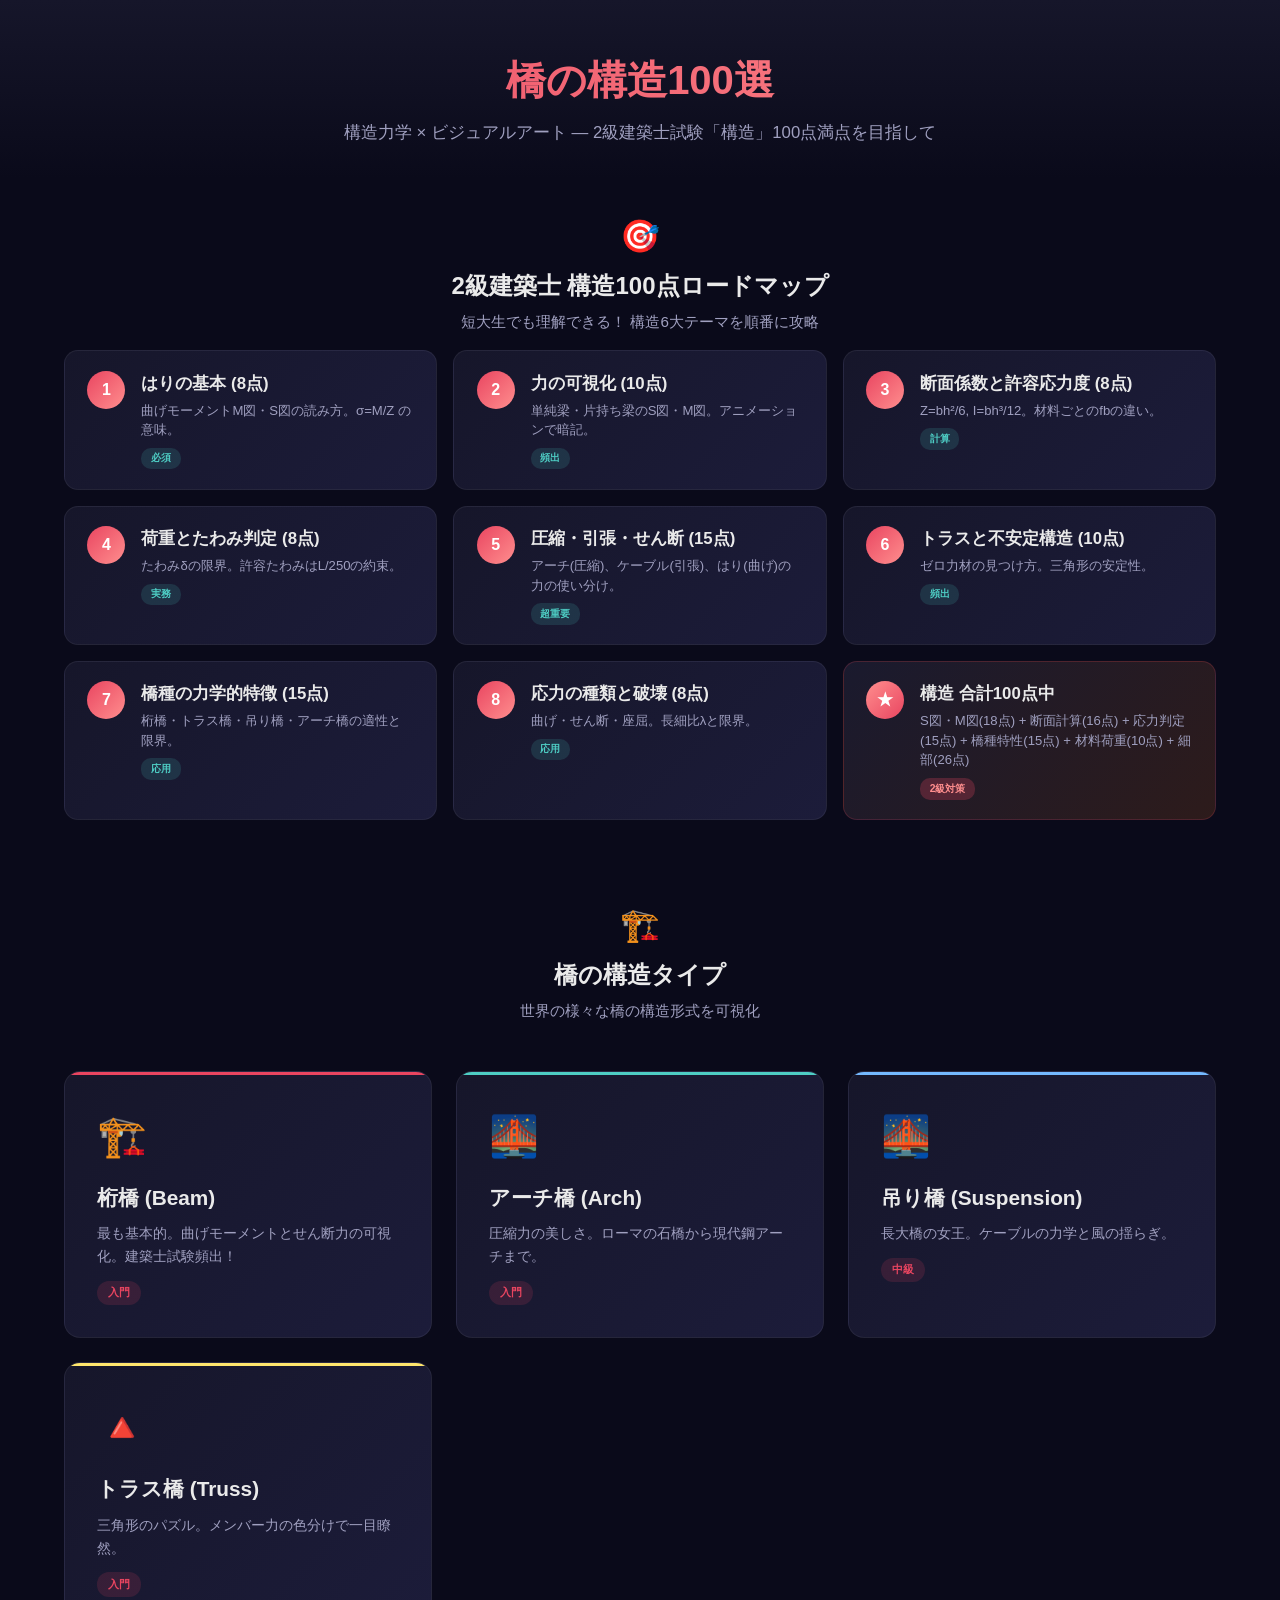
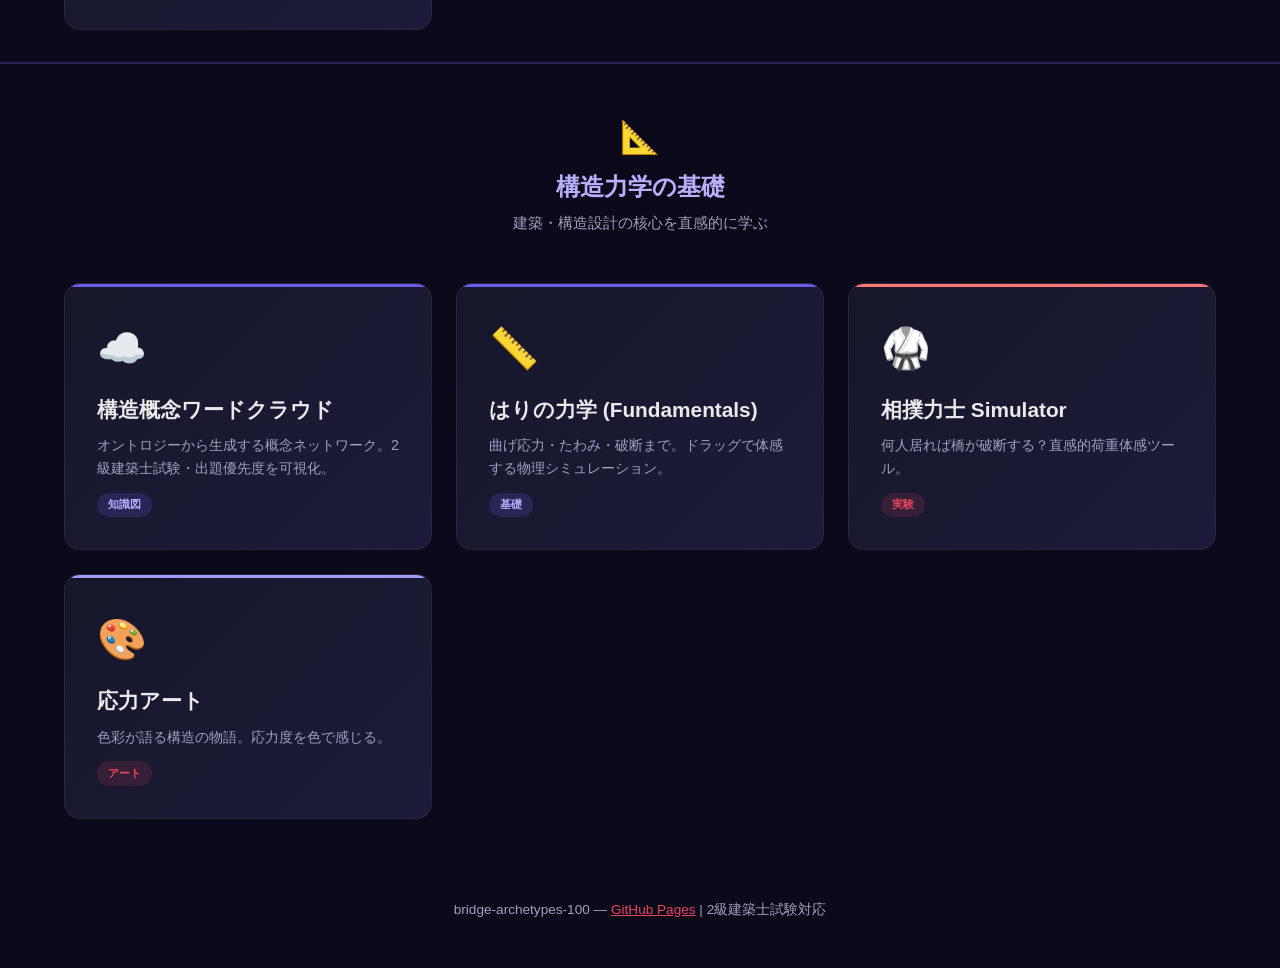
<file: docs/index.html>
<!DOCTYPE html>
<html lang="ja">
<head>
<meta charset="UTF-8">
<meta name="viewport" content="width=device-width, initial-scale=1.0">
<title>橋の構造100選 - 構造力学アート</title>
<link rel="stylesheet" href="css/style.css">
</head>
<body>

<header>
<h1>橋の構造100選</h1>
<p class="subtitle">構造力学 × ビジュアルアート — 2級建築士試験「構造」100点満点を目指して</p>
</header>

<!-- Section: 100点ロードマップ -->
<section class="content-section">
<div class="section-header">
<span class="section-icon">🎯</span>
<h2>2級建築士 構造100点ロードマップ</h2>
<p class="section-desc">短大生でも理解できる！ 構造6大テーマを順番に攻略</p>
</div>
<div class="roadmap-container">
<a href="beam-fundamentals.html" class="roadmap-step">
<div class="step-num">1</div>
<div class="step-body">
<h3>はりの基本 (8点)</h3>
<p>曲げモーメントM図・S図の読み方。σ=M/Z の意味。</p>
<span class="step-tag">必須</span>
</div>
</a>
<a href="forces.html" class="roadmap-step">
<div class="step-num">2</div>
<div class="step-body">
<h3>力の可視化 (10点)</h3>
<p>単純梁・片持ち梁のS図・M図。アニメーションで暗記。</p>
<span class="step-tag">頻出</span>
</div>
</a>
<a href="beam.html" class="roadmap-step">
<div class="step-num">3</div>
<div class="step-body">
<h3>断面係数と許容応力度 (8点)</h3>
<p>Z=bh²/6, I=bh³/12。材料ごとのfbの違い。</p>
<span class="step-tag">計算</span>
</div>
</a>
<a href="sumo.html" class="roadmap-step">
<div class="step-num">4</div>
<div class="step-body">
<h3>荷重とたわみ判定 (8点)</h3>
<p>たわみδの限界。許容たわみはL/250の約束。</p>
<span class="step-tag">実務</span>
</div>
</a>
<a href="arch.html" class="roadmap-step">
<div class="step-num">5</div>
<div class="step-body">
<h3>圧縮・引張・せん断 (15点)</h3>
<p>アーチ(圧縮)、ケーブル(引張)、はり(曲げ)の力の使い分け。</p>
<span class="step-tag">超重要</span>
</div>
</a>
<a href="truss.html" class="roadmap-step">
<div class="step-num">6</div>
<div class="step-body">
<h3>トラスと不安定構造 (10点)</h3>
<p>ゼロ力材の見つけ方。三角形の安定性。</p>
<span class="step-tag">頻出</span>
</div>
</a>
<a href="suspension.html" class="roadmap-step">
<div class="step-num">7</div>
<div class="step-body">
<h3>橋種の力学的特徴 (15点)</h3>
<p>桁橋・トラス橋・吊り橋・アーチ橋の適性と限界。</p>
<span class="step-tag">応用</span>
</div>
</a>
<a href="stress.html" class="roadmap-step">
<div class="step-num">8</div>
<div class="step-body">
<h3>応力の種類と破壊 (8点)</h3>
<p>曲げ・せん断・座屈。長細比λと限界。</p>
<span class="step-tag">応用</span>
</div>
</a>
<div class="roadmap-step exam-info">
<div class="step-num">★</div>
<div class="step-body">
<h3>構造 合計100点中</h3>
<p>S図・M図(18点) + 断面計算(16点) + 応力判定(15点) + 橋種特性(15点) + 材料荷重(10点) + 細部(26点)</p>
<span class="step-tag" style="background:rgba(233,69,96,0.25);color:#ff8e8e">2級対策</span>
</div>
</div>
</div>
</section>

<!-- Section 1: 橋構造コンテンツ -->
<section class="content-section">
<div class="section-header">
<span class="section-icon">🏗️</span>
<h2>橋の構造タイプ</h2>
<p class="section-desc">世界の様々な橋の構造形式を可視化</p>
</div>

<nav class="nav-grid">
<a href="beam.html" class="nav-card beam">
<div class="icon">🏗️</div>
<h2>桁橋 (Beam)</h2>
<p>最も基本的。曲げモーメントとせん断力の可視化。建築士試験頻出！</p>
<span class="badge">入門</span>
</a>
<a href="arch.html" class="nav-card arch">
<div class="icon">🌉</div>
<h2>アーチ橋 (Arch)</h2>
<p>圧縮力の美しさ。ローマの石橋から現代鋼アーチまで。</p>
<span class="badge">入門</span>
</a>
<a href="suspension.html" class="nav-card suspension">
<div class="icon">🌉</div>
<h2>吊り橋 (Suspension)</h2>
<p>長大橋の女王。ケーブルの力学と風の揺らぎ。</p>
<span class="badge">中級</span>
</a>
<a href="truss.html" class="nav-card truss">
<div class="icon">🔺</div>
<h2>トラス橋 (Truss)</h2>
<p>三角形のパズル。メンバー力の色分けで一目瞭然。</p>
<span class="badge">入門</span>
</a>
</nav>
</section>

<!-- Section 2: 構造基本コンテンツ -->
<section class="content-section section-fundamental">
<div class="section-header">
<span class="section-icon">📐</span>
<h2>構造力学の基礎</h2>
<p class="section-desc">建築・構造設計の核心を直感的に学ぶ</p>
</div>

<nav class="nav-grid">
<a href="wordcloud.html" class="nav-card fundamental">
<div class="icon">☁️</div>
<h2>構造概念ワードクラウド</h2>
<p>オントロジーから生成する概念ネットワーク。2級建築士試験・出題優先度を可視化。</p>
<span class="badge">知識図</span>
</a>
<a href="beam-fundamentals.html" class="nav-card fundamental">
<div class="icon">📏</div>
<h2>はりの力学 (Fundamentals)</h2>
<p>曲げ応力・たわみ・破断まで。ドラッグで体感する物理シミュレーション。</p>
<span class="badge">基礎</span>
</a>
<a href="sumo.html" class="nav-card sumo">
<div class="icon">🥋</div>
<h2>相撲力士 Simulator</h2>
<p>何人居れば橋が破断する？直感的荷重体感ツール。</p>
<span class="badge">実験</span>
</a>
<a href="stress.html" class="nav-card stress">
<div class="icon">🎨</div>
<h2>応力アート</h2>
<p>色彩が語る構造の物語。応力度を色で感じる。</p>
<span class="badge">アート</span>
</a>
</nav>
</section>

<footer>
<p>bridge-archetypes-100 — <a href="https://bonsai.github.io/bridge-archetypes-100/">GitHub Pages</a> | 2級建築士試験対応</p>
</footer>

<script>
// Dataset: /data/bridge-data.json (fetch as needed)
document.querySelectorAll('.nav-card').forEach((c,i)=>{
    c.style.opacity = '0';
    c.style.transform = 'translateY(30px)';
    setTimeout(()=>{
        c.style.transition = 'all 0.6s cubic-bezier(.23,1,.32,1)';
        c.style.opacity = '1';
        c.style.transform = 'translateY(0)';
    }, 100 + i*120);
});
</script>
</body>
</html>
</file>
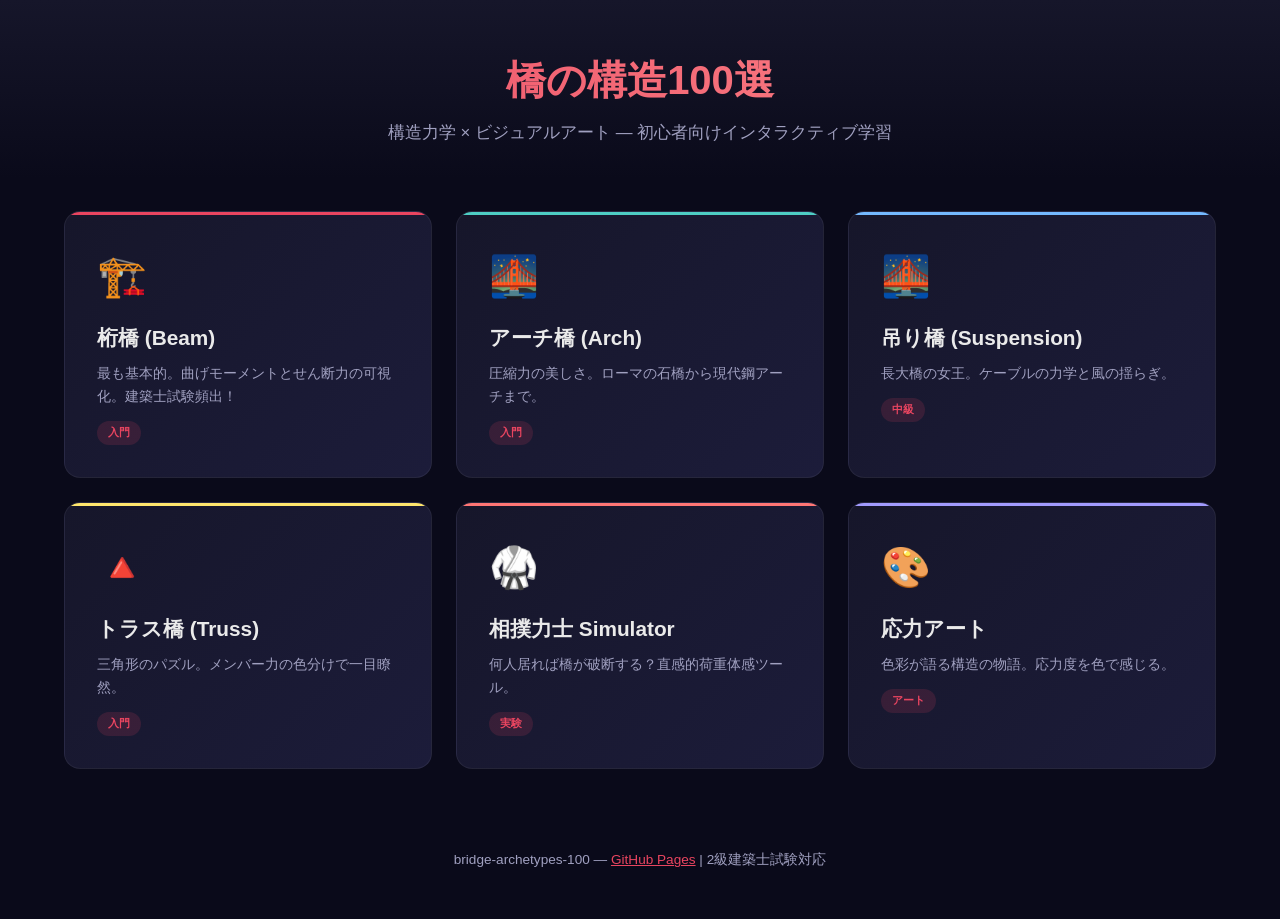
<file: public/index.html>
<!DOCTYPE html>
<html lang="ja">
<head>
<meta charset="UTF-8">
<meta name="viewport" content="width=device-width, initial-scale=1.0">
<title>橋の構造100選 - 構造力学アート</title>
<link rel="stylesheet" href="css/style.css">
</head>
<body>
<header>
<h1>橋の構造100選</h1>
<p class="subtitle">構造力学 × ビジュアルアート — 初心者向けインタラクティブ学習</p>
</header>

<nav class="nav-grid">
<a href="beam.html" class="nav-card beam">
<div class="icon">🏗️</div>
<h2>桁橋 (Beam)</h2>
<p>最も基本的。曲げモーメントとせん断力の可視化。建築士試験頻出！</p>
<span class="badge">入門</span>
</a>
<a href="arch.html" class="nav-card arch">
<div class="icon">🌉</div>
<h2>アーチ橋 (Arch)</h2>
<p>圧縮力の美しさ。ローマの石橋から現代鋼アーチまで。</p>
<span class="badge">入門</span>
</a>
<a href="suspension.html" class="nav-card suspension">
<div class="icon">🌉</div>
<h2>吊り橋 (Suspension)</h2>
<p>長大橋の女王。ケーブルの力学と風の揺らぎ。</p>
<span class="badge">中級</span>
</a>
<a href="truss.html" class="nav-card truss">
<div class="icon">🔺</div>
<h2>トラス橋 (Truss)</h2>
<p>三角形のパズル。メンバー力の色分けで一目瞭然。</p>
<span class="badge">入門</span>
</a>
<a href="sumo.html" class="nav-card sumo">
<div class="icon">🥋</div>
<h2>相撲力士 Simulator</h2>
<p>何人居れば橋が破断する？直感的荷重体感ツール。</p>
<span class="badge">実験</span>
</a>
<a href="stress.html" class="nav-card stress">
<div class="icon">🎨</div>
<h2>応力アート</h2>
<p>色彩が語る構造の物語。応力度を色で感じる。</p>
<span class="badge">アート</span>
</a>
</nav>

<footer>
<p>bridge-archetypes-100 — <a href="https://bonsai.github.io/bridge-archetypes-100/">GitHub Pages</a> | 2級建築士試験対応</p>
</footer>

<script src="js/data.js"></script>
<script>
// Simple entrance animation
document.querySelectorAll('.nav-card').forEach((c,i)=>{
    c.style.opacity = '0';
    c.style.transform = 'translateY(30px)';
    setTimeout(()=>{
        c.style.transition = 'all 0.6s cubic-bezier(.23,1,.32,1)';
        c.style.opacity = '1';
        c.style.transform = 'translateY(0)';
    }, 100 + i*120);
});
</script>
</body>
</html>
</file>
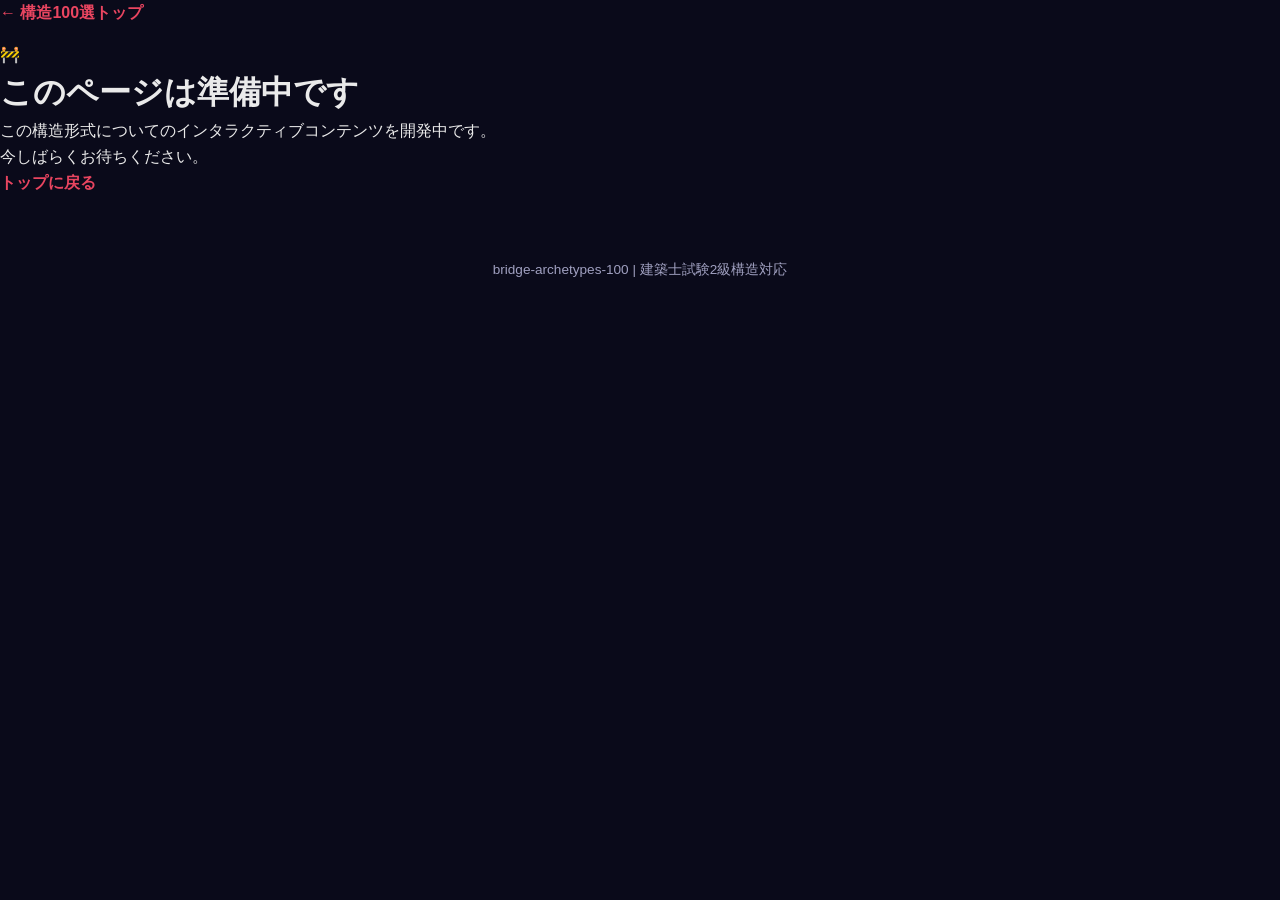
<file: docs/_stub.html>
<!DOCTYPE html>
<html lang="ja">
<head>
<meta charset="UTF-8">
<meta name="viewport" content="width=device-width, initial-scale=1.0">
<title>準備中 | 橋の構造100選</title>
<link rel="stylesheet" href="css/style.css">
</head>
<body>

<a href="index.html" class="back-link">← 構造100選トップ</a>

<div class="placeholder-page">
<div class="coming-soon">🚧</div>
<h1>このページは準備中です</h1>
<p>この構造形式についてのインタラクティブコンテンツを開発中です。<br>今しばらくお待ちください。</p>
<a href="index.html" class="back-link">トップに戻る</a>
</div>

<footer>
<p>bridge-archetypes-100 | 建築士試験2級構造対応</p>
</footer>

</body>
</html>
</file>
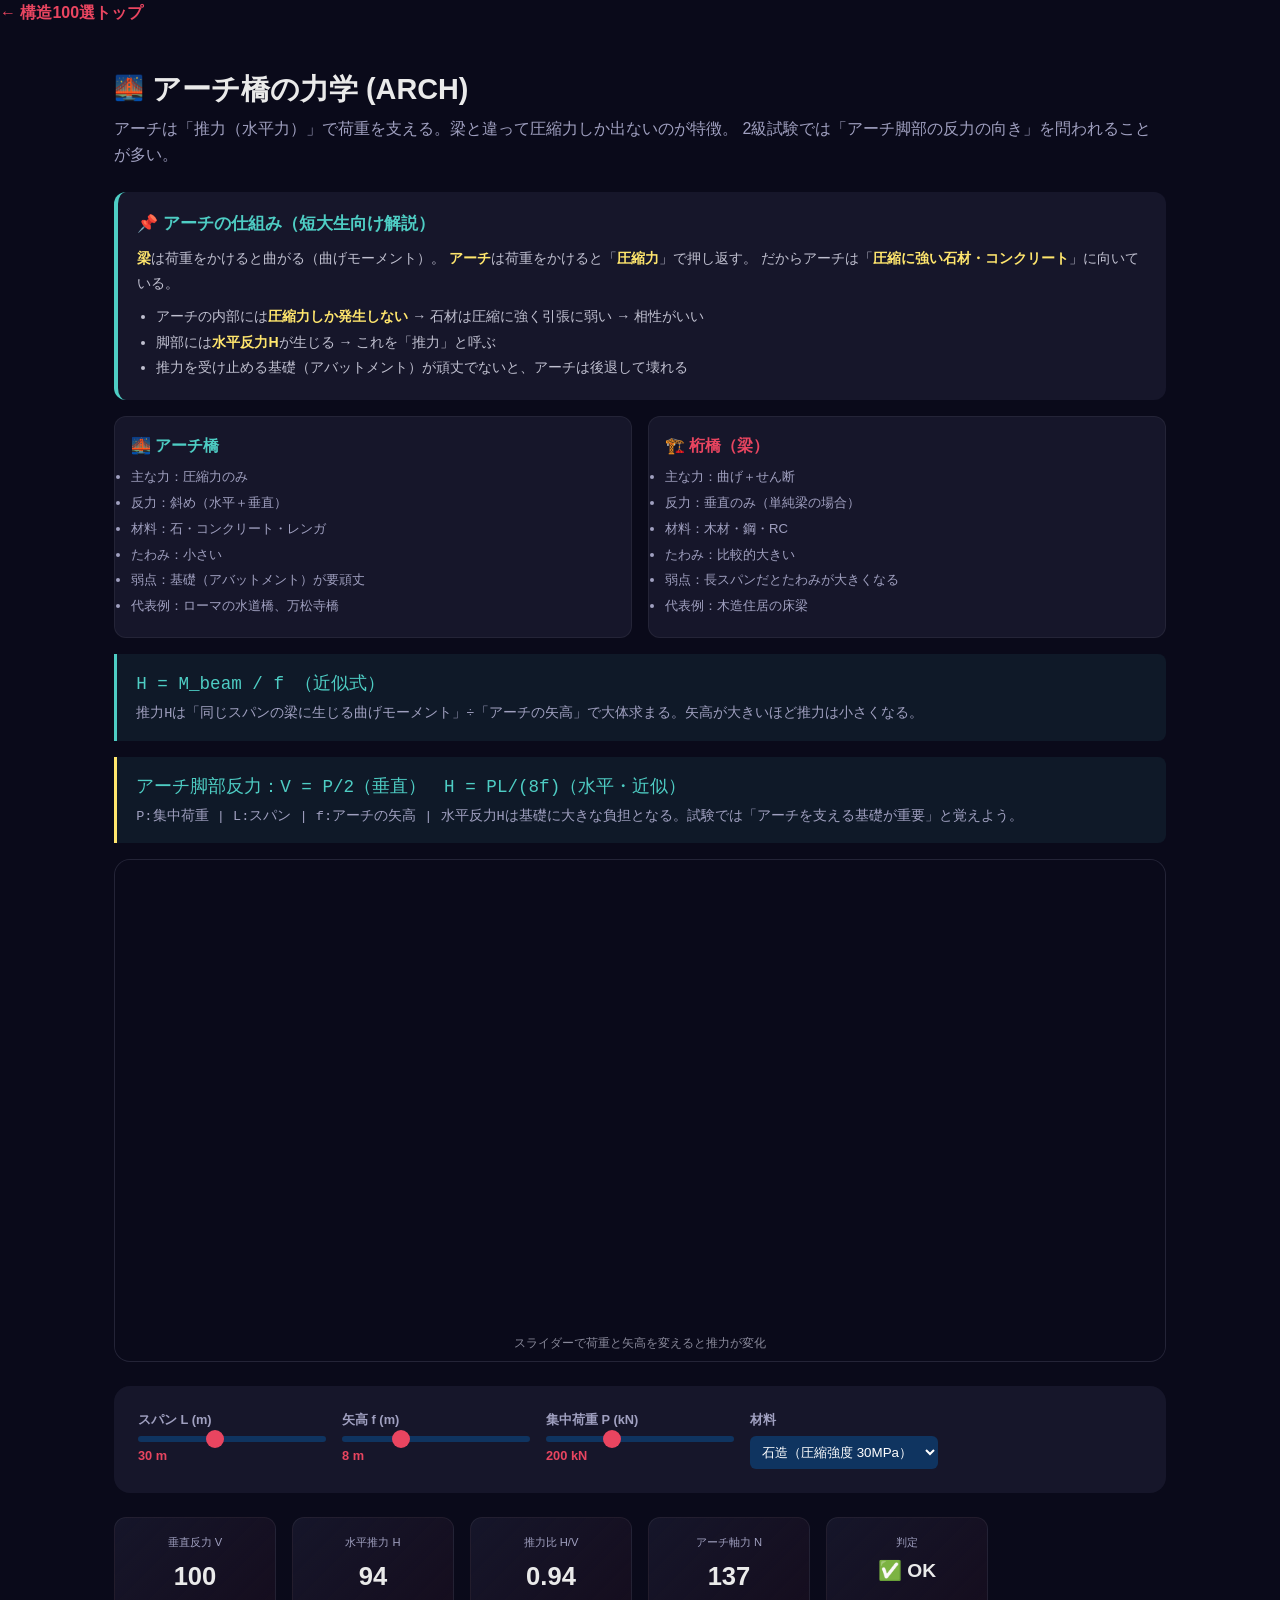
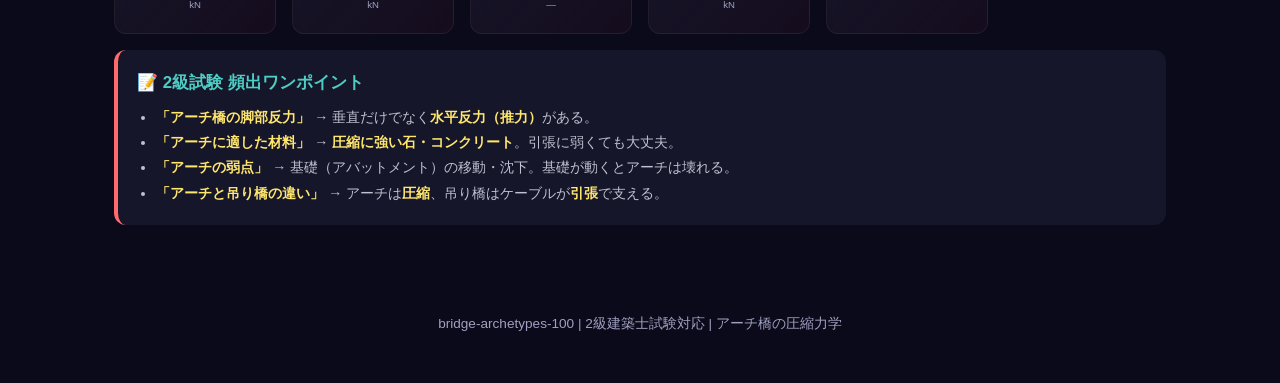
<file: docs/arch.html>
<!DOCTYPE html>
<html lang="ja">
<head>
<meta charset="UTF-8">
<meta name="viewport" content="width=device-width, initial-scale=1.0">
<title>アーチ橋の力学 - 圧縮力の美学 | 橋の構造100選</title>
<link rel="stylesheet" href="css/style.css">
<style>
.arch-explain { background: var(--panel); border-radius: 12px; padding: 1.2rem; margin: 1rem 0; border-left: 4px solid #4ecdc4; }
.arch-explain h3 { color: #4ecdc4; margin-bottom: 0.5rem; font-size: 1.05rem; }
.arch-explain p, .arch-explain li { font-size: 0.88rem; color: #c0c0d0; line-height: 1.8; }
.arch-explain ul { margin: 0.5rem 0 0 1.2rem; }
.arch-explain strong { color: #ffe66d; }
.comparison-grid { display: grid; grid-template-columns: 1fr 1fr; gap: 1rem; margin: 1rem 0; }
.compare-card { background: var(--panel); border-radius: 12px; padding: 1rem; border: 1px solid rgba(255,255,255,0.06); }
.compare-card h4 { font-size: 1rem; margin-bottom: 0.5rem; }
.compare-card.arch h4 { color: #4ecdc4; }
.compare-card.beam h4 { color: #e94560; }
.compare-card li { font-size: 0.82rem; color: var(--text2); margin: 0.3rem 0; }
@media (max-width: 640px) { .comparison-grid { grid-template-columns: 1fr; } }
</style>
</head>
<body>

<a href="index.html" class="back-link">← 構造100選トップ</a>

<div class="page-container">
<h2 class="page-title"><span class="icon">🌉</span> アーチ橋の力学 (ARCH)</h2>
<p class="page-desc">
アーチは「推力（水平力）」で荷重を支える。梁と違って圧縮力しか出ないのが特徴。
2級試験では「アーチ脚部の反力の向き」を問われることが多い。
</p>

<!-- Explanation -->
<div class="arch-explain">
<h3>📌 アーチの仕組み（短大生向け解説）</h3>
<p>
<strong>梁</strong>は荷重をかけると曲がる（曲げモーメント）。
<strong>アーチ</strong>は荷重をかけると「<strong>圧縮力</strong>」で押し返す。
だからアーチは「<strong>圧縮に強い石材・コンクリート</strong>」に向いている。
</p>
<ul>
<li>アーチの内部には<strong>圧縮力しか発生しない</strong> → 石材は圧縮に強く引張に弱い → 相性がいい</li>
<li>脚部には<strong>水平反力H</strong>が生じる → これを「推力」と呼ぶ</li>
<li>推力を受け止める基礎（アバットメント）が頑丈でないと、アーチは後退して壊れる</li>
</ul>
</div>

<div class="comparison-grid">
<div class="compare-card arch">
<h4>🌉 アーチ橋</h4>
<ul>
<li>主な力：圧縮力のみ</li>
<li>反力：斜め（水平＋垂直）</li>
<li>材料：石・コンクリート・レンガ</li>
<li>たわみ：小さい</li>
<li>弱点：基礎（アバットメント）が要頑丈</li>
<li>代表例：ローマの水道橋、万松寺橋</li>
</ul>
</div>
<div class="compare-card beam">
<h4>🏗️ 桁橋（梁）</h4>
<ul>
<li>主な力：曲げ＋せん断</li>
<li>反力：垂直のみ（単純梁の場合）</li>
<li>材料：木材・鋼・RC</li>
<li>たわみ：比較的大きい</li>
<li>弱点：長スパンだとたわみが大きくなる</li>
<li>代表例：木造住居の床梁</li>
</ul>
</div>
</div>

<!-- Formula -->
<div class="formula-box" style="border-left-color:#4ecdc4;">
<div class="math">H = M_beam / f （近似式）</div>
<div class="explain">推力Hは「同じスパンの梁に生じる曲げモーメント」÷「アーチの矢高」で大体求まる。矢高が大きいほど推力は小さくなる。</div>
</div>

<div class="formula-box" style="border-left-color:#ffe66d;">
<div class="math">アーチ脚部反力：V = P/2（垂直）　H = PL/(8f)（水平・近似）</div>
<div class="explain">P:集中荷重 | L:スパン | f:アーチの矢高 | 水平反力Hは基礎に大きな負担となる。試験では「アーチを支える基礎が重要」と覚えよう。</div>
</div>

<!-- Canvas -->
<div class="canvas-wrap" style="position:relative;padding:0;overflow:hidden;">
<canvas id="archCanvas" width="880" height="420" style="display:block;width:100%;"></canvas>
<div style="position:absolute;bottom:8px;left:50%;transform:translateX(-50%);color:#889;font-size:0.75rem;pointer-events:none;">
スライダーで荷重と矢高を変えると推力が変化
</div>
</div>

<!-- Controls -->
<div class="controls">
<div class="control"><label>スパン L (m)</label><input type="range" id="L" min="10" max="60" step="5" value="30"><div class="value-display" id="Lval">30 m</div></div>
<div class="control"><label>矢高 f (m)</label><input type="range" id="f" min="3" max="20" step="1" value="8"><div class="value-display" id="fval">8 m</div></div>
<div class="control"><label>集中荷重 P (kN)</label><input type="range" id="P" min="50" max="500" step="10" value="200"><div class="value-display" id="Pval">200 kN</div></div>
<div class="control"><label>材料</label>
<select id="mat" style="padding:0.5rem;background:#0f3460;color:#fff;border:none;border-radius:6px;">
<option value="stone">石造（圧縮強度 30MPa）</option>
<option value="concrete">RC（圧縮強度 24MPa）</option>
<option value="steel">鋼（圧縮強度 210MPa）</option>
</select>
</div>
</div>

<!-- Stats -->
<div class="stats-grid">
<div class="stat-card"><div class="label">垂直反力 V</div><div class="value" id="vDisp">100</div><div class="label" style="font-size:0.6rem">kN</div></div>
<div class="stat-card"><div class="label">水平推力 H</div><div class="value" id="hDisp">94</div><div class="label" style="font-size:0.6rem">kN</div></div>
<div class="stat-card"><div class="label">推力比 H/V</div><div class="value" id="ratioDisp">0.94</div><div class="label" style="font-size:0.6rem">—</div></div>
<div class="stat-card"><div class="label">アーチ軸力 N</div><div class="value" id="nDisp">137</div><div class="label" style="font-size:0.6rem">kN</div></div>
<div class="stat-card" id="resultCard"><div class="label">判定</div><div class="value" id="resultDisp" style="font-size:1.2rem">✅ OK</div></div>
</div>

<!-- 2級試験対策フレーズ -->
<div class="arch-explain" style="border-left-color:#ff6b6b;">
<h3>📝 2級試験 頻出ワンポイント</h3>
<ul>
<li><strong>「アーチ橋の脚部反力」</strong> → 垂直だけでなく<strong>水平反力（推力）</strong>がある。</li>
<li><strong>「アーチに適した材料」</strong> → <strong>圧縮に強い石・コンクリート</strong>。引張に弱くても大丈夫。</li>
<li><strong>「アーチの弱点」</strong> → 基礎（アバットメント）の移動・沈下。基礎が動くとアーチは壊れる。</li>
<li><strong>「アーチと吊り橋の違い」</strong> → アーチは<strong>圧縮</strong>、吊り橋はケーブルが<strong>引張</strong>で支える。</li>
</ul>
</div>

</div>

<footer>
<p>bridge-archetypes-100 | 2級建築士試験対応 | アーチ橋の圧縮力学</p>
</footer>

<script>
const canvas = document.getElementById('archCanvas');
const ctx = canvas.getContext('2d');
let state = { L:30000, f:8000, P:200000, mat:'stone' };

const mats = {
  stone:    { fcomp: 30,  color: '#b0a090', name: '石造' },
  concrete: { fcomp: 24,  color: '#999',    name: 'RC' },
  steel:    { fcomp: 210, color: '#789',    name: '鋼' }
};

function getPos(t, L, f) {
  const x = (t - 0.5) * L;
  const y = -4 * f * (t - 0.5) * (t - 0.5) + f;
  return { x, y };
}

function draw() {
  const W = canvas.width, H = canvas.height;
  ctx.clearRect(0, 0, W, H);
  const mx = 60, my = H - 60;
  const cw = W - mx*2 - 40;
  const scale = cw / state.L;

  // Ground
  ctx.strokeStyle = 'rgba(100,100,120,0.3)';
  ctx.beginPath(); ctx.moveTo(0, my); ctx.lineTo(W, my); ctx.stroke();

  // Arch shape (parabola)
  const N = 40;
  ctx.beginPath();
  for(let i=0; i<=N; i++) {
    const t = i/N;
    const p = getPos(t, state.L, state.f);
    const px = mx + (p.x + state.L/2) * scale;
    const py = my - p.y * scale;
    if(i===0) ctx.moveTo(px, py); else ctx.lineTo(px, py);
  }
  ctx.lineWidth = 10;
  ctx.strokeStyle = mats[state.mat].color;
  ctx.stroke();

  // Fill faint
  ctx.lineTo(mx + state.L*scale, my); ctx.lineTo(mx, my); ctx.closePath();
  ctx.fillStyle = mats[state.mat].color + '22';
  ctx.fill();

  // Compression force arrows (along arch)
  const arrowCount = 6;
  for(let i=1; i<arrowCount; i++) {
    const t1 = i/arrowCount;
    const t2 = t1 + 0.04;
    const p1 = getPos(t1, state.L, state.f);
    const p2 = getPos(t2, state.L, state.f);
    const ax = mx + (p1.x + state.L/2) * scale;
    const ay = my - p1.y * scale;
    const ang = Math.atan2(p2.y - p1.y, p2.x - p1.x);
    ctx.strokeStyle = '#4ecdc4'; ctx.lineWidth = 2;
    ctx.beginPath(); ctx.moveTo(ax, ay); ctx.lineTo(ax - 18*Math.cos(ang), ay - 18*Math.sin(ang)); ctx.stroke();
    ctx.fillStyle = '#4ecdc4';
    ctx.beginPath();
    ctx.moveTo(ax - 18*Math.cos(ang), ay - 18*Math.sin(ang));
    ctx.lineTo(ax - 10*Math.cos(ang-0.4), ay - 10*Math.sin(ang-0.4));
    ctx.lineTo(ax - 10*Math.cos(ang+0.4), ay - 10*Math.sin(ang+0.4));
    ctx.fill();
  }

  // Load P arrow at center top
  const cp = getPos(0.5, state.L, state.f);
  const cx = mx + state.L/2 * scale + mx; // wait, p.x at t=0.5 is 0
  // correct center x:
  const centerX = mx + state.L/2 * scale;
  const centerY = my - state.f * scale;
  ctx.strokeStyle = '#e94560'; ctx.lineWidth = 3;
  ctx.beginPath(); ctx.moveTo(centerX, centerY - 60); ctx.lineTo(centerX, centerY - 6); ctx.stroke();
  ctx.fillStyle = '#e94560';
  ctx.beginPath(); ctx.moveTo(centerX, centerY); ctx.lineTo(centerX-7, centerY-12); ctx.lineTo(centerX+7, centerY-12); ctx.fill();
  ctx.font = 'bold 13px sans-serif'; ctx.fillText(`P=${(state.P/1000).toFixed(0)}kN`, centerX+12, centerY-30);

  // Reaction arrows at feet
  const V = state.P/2;
  const H_approx = state.P * state.L / (8 * state.f);
  const N = Math.sqrt(V*V + H_approx*H_approx);

  // Left foot
  const lf = getPos(0, state.L, state.f);
  const lx = mx, ly = my - lf.y * scale;
  // Vertical up
  drawArrow(lx, ly+40, lx, ly+6, '#ffe66d', `${(V/1000).toFixed(1)}kN`);
  // Horizontal right (thrust)
  drawArrow(lx-40, ly, lx-6, ly, '#4ecdc4', `${(H_approx/1000).toFixed(1)}kN`);

  // Right foot
  const rf = getPos(1, state.L, state.f);
  const rx = mx + state.L*scale, ry = my - rf.y*scale;
  drawArrow(rx, ry+40, rx, ry+6, '#ffe66d', '');
  drawArrow(rx+40, ry, rx+6, ry, '#4ecdc4', '');

  // Update DOM
  document.getElementById('vDisp').textContent = (V/1000).toFixed(1);
  document.getElementById('hDisp').textContent = (H_approx/1000).toFixed(1);
  document.getElementById('ratioDisp').textContent = (H_approx/V).toFixed(2);
  document.getElementById('nDisp').textContent = (N/1000).toFixed(1);

  // Result: check if thrust exceeds capacity (simplified)
  const compStress = N / (0.3 * 0.5 * 1e6); // rough section 0.3m x 0.5m
  const rc = document.getElementById('resultCard');
  const rd = document.getElementById('resultDisp');
  if(compStress > mats[state.mat].fcomp) {
    rc.classList.add('fractured'); rd.textContent = '💥 圧壊';
  } else if(compStress > mats[state.mat].fcomp * 0.8) {
    rc.classList.remove('fractured'); rd.textContent = '⚠️ 危険';
  } else {
    rc.classList.remove('fractured'); rd.textContent = '✅ OK';
  }
}

function drawArrow(x1,y1,x2,y2,color,label){
  ctx.strokeStyle=color; ctx.fillStyle=color; ctx.lineWidth=2;
  ctx.beginPath(); ctx.moveTo(x1,y1); ctx.lineTo(x2,y2); ctx.stroke();
  const ang=Math.atan2(y2-y1,x2-x1);
  ctx.beginPath(); ctx.moveTo(x2,y2); ctx.lineTo(x2-8*Math.cos(ang-0.4),y2-8*Math.sin(ang-0.4));
  ctx.lineTo(x2-8*Math.cos(ang+0.4),y2-8*Math.sin(ang+0.4)); ctx.closePath(); ctx.fill();
  if(label){ ctx.font='bold 11px sans-serif'; ctx.fillText(label,x2+8,y2+4); }
}

function update(){
  state.L = parseFloat(document.getElementById('L').value)*1000;
  state.f = parseFloat(document.getElementById('f').value)*1000;
  state.P = parseFloat(document.getElementById('P').value)*1000;
  state.mat = document.getElementById('mat').value;
  document.getElementById('Lval').textContent = (state.L/1000).toFixed(0)+' m';
  document.getElementById('fval').textContent = (state.f/1000).toFixed(0)+' m';
  document.getElementById('Pval').textContent = (state.P/1000).toFixed(0)+' kN';
  draw();
}
['L','f','P'].forEach(id=>document.getElementById(id).addEventListener('input',update));
document.getElementById('mat').addEventListener('change',update);
update();
</script>
</body>
</html>
</file>
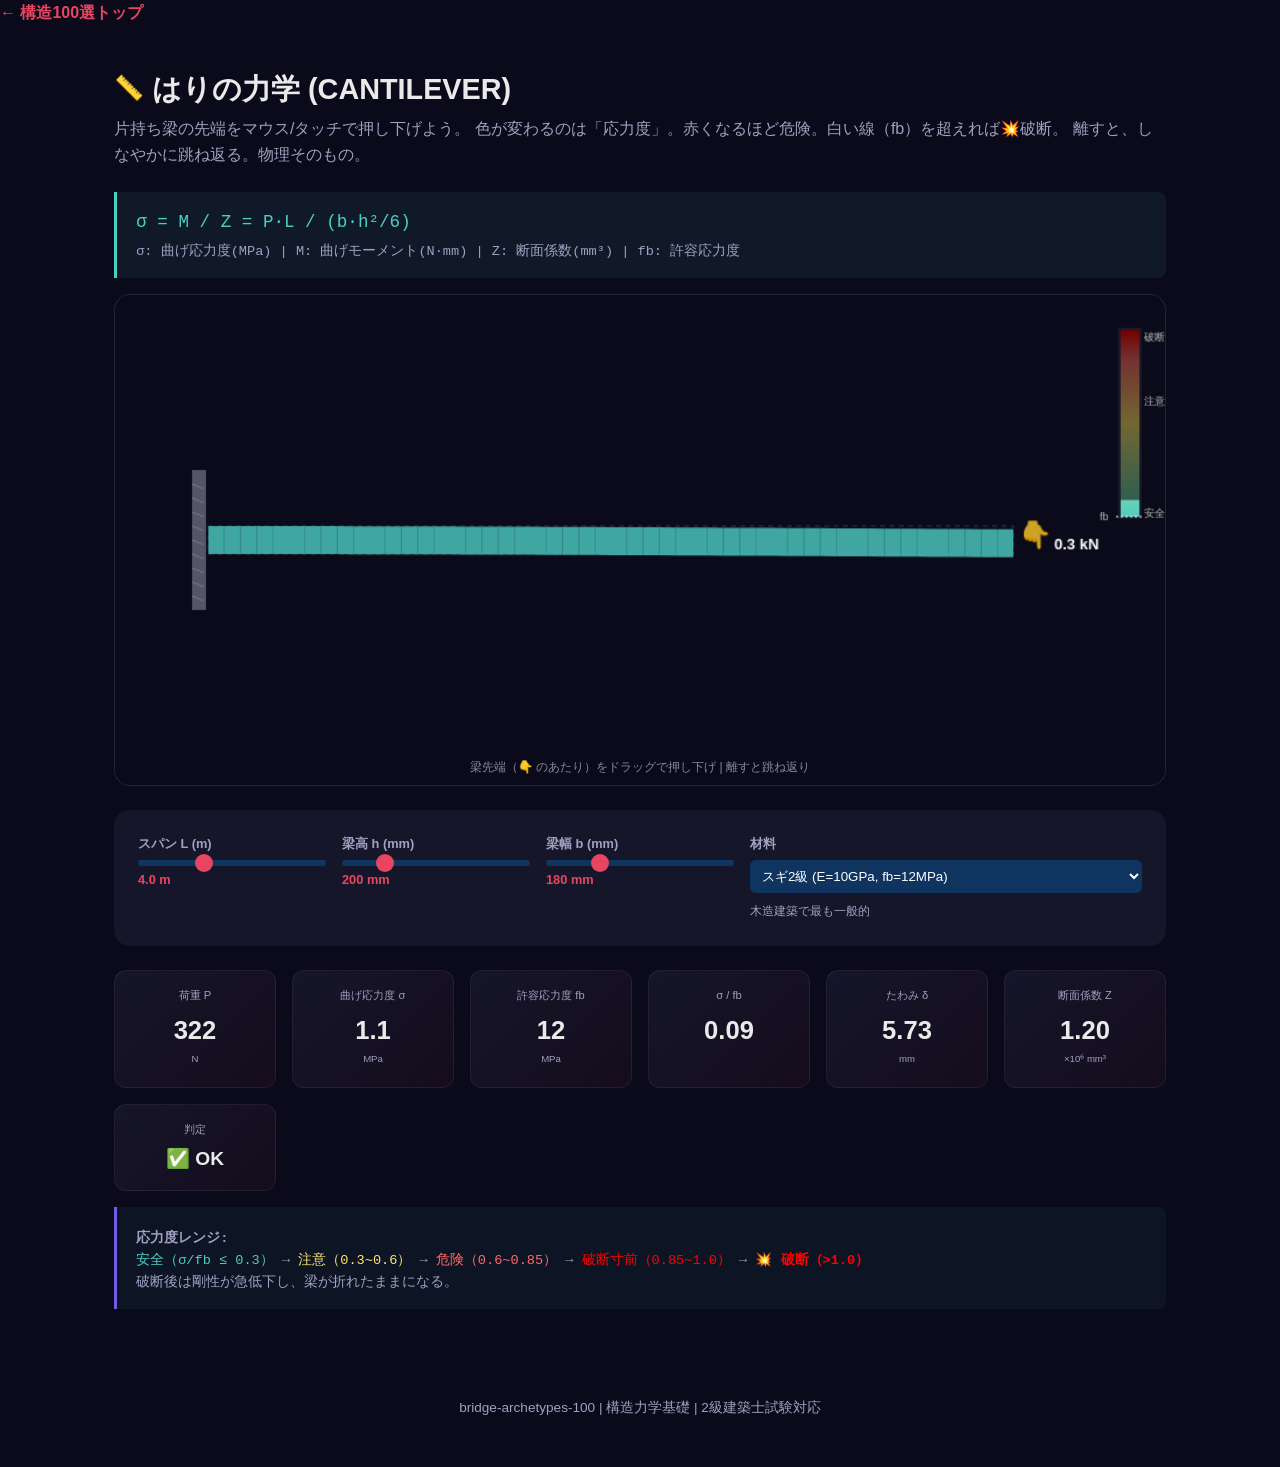
<file: docs/beam-fundamentals.html>
<!DOCTYPE html>
<html lang="ja">
<head>
<meta charset="UTF-8">
<meta name="viewport" content="width=device-width, initial-scale=1.0">
<title>はりの力学 — 構造基本 | 橋の構造100選</title>
<link rel="stylesheet" href="css/style.css">
</head>
<body>

<a href="index.html" class="back-link">← 構造100選トップ</a>

<div class="page-container">
<h2 class="page-title"><span class="icon">📏</span> はりの力学 (CANTILEVER)</h2>
<p class="page-desc">
片持ち梁の先端をマウス/タッチで押し下げよう。
色が変わるのは「応力度」。赤くなるほど危険。白い線（fb）を超えれば💥破断。
離すと、しなやかに跳ね返る。物理そのもの。
</p>

<div class="formula-box">
<div class="math">σ = M / Z = P·L / (b·h²/6)</div>
<div class="explain">σ: 曲げ応力度(MPa) | M: 曲げモーメント(N·mm) | Z: 断面係数(mm³) | fb: 許容応力度</div>
</div>

<!-- Canvas -->
<div class="canvas-wrap" style="position:relative;cursor:grab;padding:0;overflow:hidden;">
<canvas id="beamCanvas" width="900" height="420" style="display:block;width:100%;"></canvas>
<div style="position:absolute;bottom:8px;left:50%;transform:translateX(-50%);color:#889;font-size:0.75rem;pointer-events:none;">
梁先端（👇 のあたり）をドラッグで押し下げ | 離すと跳ね返り
</div>
</div>

<!-- Controls -->
<div class="controls">
<div class="control">
<label>スパン L (m)</label>
<input type="range" id="L" min="2" max="8" step="0.5" value="4">
<div class="value-display" id="Lval">4.0 m</div>
</div>
<div class="control">
<label>梁高 h (mm)</label>
<input type="range" id="h" min="100" max="600" step="10" value="200">
<div class="value-display" id="hval">200 mm</div>
</div>
<div class="control">
<label>梁幅 b (mm)</label>
<input type="range" id="b" min="100" max="400" step="10" value="180">
<div class="value-display" id="bval">180 mm</div>
</div>
<div class="control" style="grid-column:span 2;">
<label>材料</label>
<select id="material" style="padding:0.5rem;background:#0f3460;color:#fff;border:none;border-radius:6px;">
<option value="sugi2">スギ2級 (E=10GPa, fb=12MPa)</option>
<option value="hinoki">ヒノキ (E=12GPa, fb=14MPa)</option>
<option value="matsu">マツ (E=11GPa, fb=13MPa)</option>
<option value="steel">鋼 SM400 (E=200GPa, fb=210MPa)</option>
<option value="pipe">鉄単管パイプ φ48.6 (E=200GPa, fb=160MPa)</option>
<option value="rc">RC (E=30GPa, fb=18MPa)</option>
</select>
<div style="color:#a0a0c0;font-size:0.78rem;margin-top:0.3rem;" id="matDesc">木造建築で最も一般的</div>
</div>
</div>

<!-- Stats -->
<div class="stats-grid">
<div class="stat-card">
<div class="label">荷重 P</div>
<div class="value" id="PDisp">0</div>
<div class="label" style="font-size:0.6rem">N</div>
</div>
<div class="stat-card">
<div class="label">曲げ応力度 σ</div>
<div class="value" id="sigmaDisp">0</div>
<div class="label" style="font-size:0.6rem">MPa</div>
</div>
<div class="stat-card">
<div class="label">許容応力度 fb</div>
<div class="value" id="fbDisp">12</div>
<div class="label" style="font-size:0.6rem">MPa</div>
</div>
<div class="stat-card">
<div class="label">σ / fb</div>
<div class="value" id="ratioDisp">0.00</div>
</div>
<div class="stat-card">
<div class="label">たわみ δ</div>
<div class="value" id="deltaDisp">0</div>
<div class="label" style="font-size:0.6rem">mm</div>
</div>
<div class="stat-card">
<div class="label">断面係数 Z</div>
<div class="value" id="ZDisp">0</div>
<div class="label" style="font-size:0.6rem">×10⁶ mm³</div>
</div>
<div class="stat-card" id="resultCard">
<div class="label">判定</div>
<div class="value" id="resultDisp" style="font-size:1.2rem">✅ OK</div>
</div>
</div>

<!-- Stress Range Guide -->
<div class="formula-box" style="background:rgba(78,205,196,0.05);border-left-color:#6c5ce7;">
<div class="explain">
<strong>応力度レンジ:</strong><br>
<span style="color:#4ecdc4">安全（σ/fb ≤ 0.3）</span> → 
<span style="color:#ffe66d">注意（0.3~0.6）</span> → 
<span style="color:#ff6b6b">危険（0.6~0.85）</span> → 
<span style="color:#ff0000">破断寸前（0.85~1.0）</span> → 
<span style="color:#ff0000"><b>💥 破断（&gt;1.0）</b></span><br>
破断後は剛性が急低下し、梁が折れたままになる。
</div>
</div>

</div>

<div class="fracture-overlay" id="fractureOverlay"></div>

<footer>
<p>bridge-archetypes-100 | 構造力学基礎 | 2級建築士試験対応</p>
</footer>

<script src="js/beam-fundamentals.js"></script>
</body>
</html>
</file>
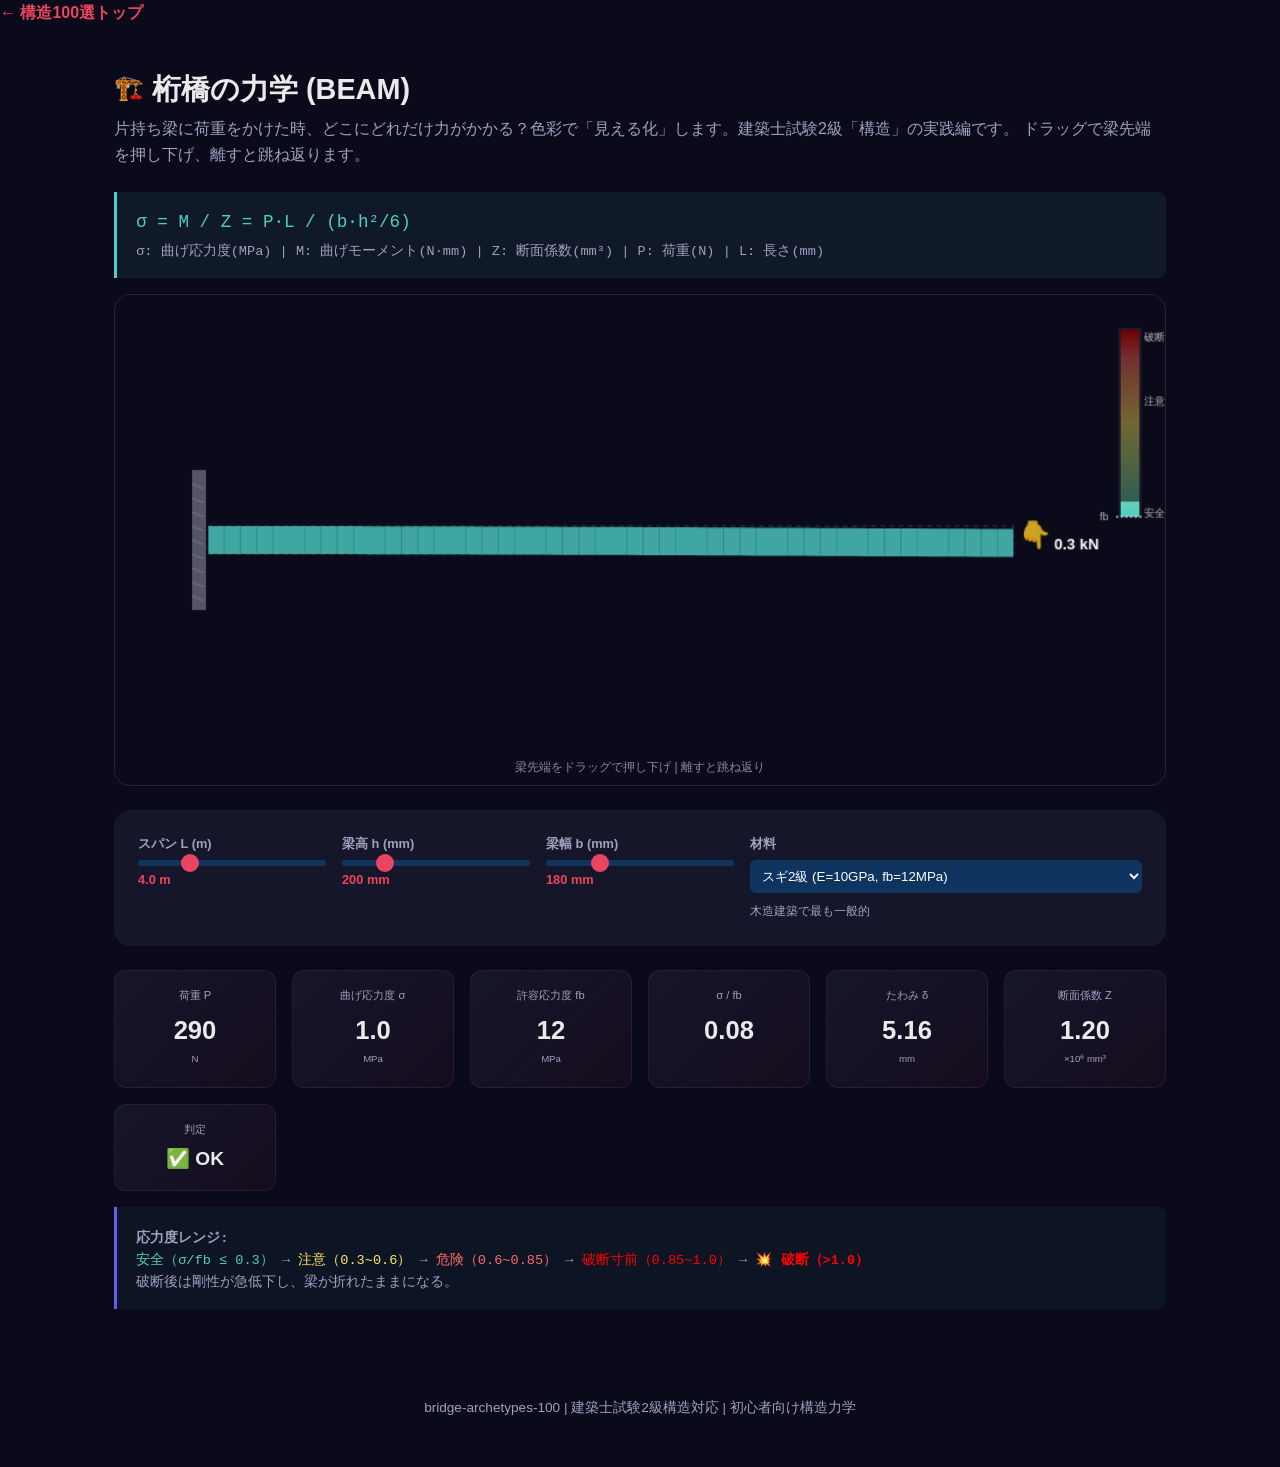
<file: docs/beam.html>
<!DOCTYPE html>
<html lang="ja">
<head>
<meta charset="UTF-8">
<meta name="viewport" content="width=device-width, initial-scale=1.0">
<title>桁橋の力学 - 構造力学アート | 橋の構造100選</title>
<link rel="stylesheet" href="css/style.css">
</head>
<body>

<a href="index.html" class="back-link">← 構造100選トップ</a>

<div class="page-container">
<h2 class="page-title"><span class="icon">🏗️</span> 桁橋の力学 (BEAM)</h2>
<p class="page-desc">
片持ち梁に荷重をかけた時、どこにどれだけ力がかかる？色彩で「見える化」します。建築士試験2級「構造」の実践編です。
ドラッグで梁先端を押し下げ、離すと跳ね返ります。
</p>

<div class="formula-box">
<div class="math">σ = M / Z = P·L / (b·h²/6)</div>
<div class="explain">σ: 曲げ応力度(MPa) | M: 曲げモーメント(N·mm) | Z: 断面係数(mm³) | P: 荷重(N) | L: 長さ(mm)</div>
</div>

<!-- Canvas -->
<div class="canvas-wrap" style="position:relative;cursor:grab;padding:0;overflow:hidden;">
<canvas id="beamCanvas" width="900" height="420" style="display:block;width:100%;"></canvas>
<div style="position:absolute;bottom:8px;left:50%;transform:translateX(-50%);color:#889;font-size:0.75rem;pointer-events:none;">
梁先端をドラッグで押し下げ | 離すと跳ね返り
</div>
</div>

<!-- Controls -->
<div class="controls">
<div class="control">
<label>スパン L (m)</label>
<input type="range" id="L" min="2" max="10" step="0.5" value="4">
<div class="value-display" id="Lval">4.0 m</div>
</div>
<div class="control">
<label>梁高 h (mm)</label>
<input type="range" id="h" min="100" max="600" step="10" value="200">
<div class="value-display" id="hval">200 mm</div>
</div>
<div class="control">
<label>梁幅 b (mm)</label>
<input type="range" id="b" min="100" max="400" step="10" value="180">
<div class="value-display" id="bval">180 mm</div>
</div>
<div class="control" style="grid-column:span 2;">
<label>材料</label>
<select id="material" style="padding:0.5rem;background:#0f3460;color:#fff;border:none;border-radius:6px;">
<option value="sugi2">スギ2級 (E=10GPa, fb=12MPa)</option>
<option value="hinoki">ヒノキ (E=12GPa, fb=14MPa)</option>
<option value="matsu">マツ (E=11GPa, fb=13MPa)</option>
<option value="steel">鋼 SM400 (E=200GPa, fb=210MPa)</option>
<option value="pipe">鉄単管パイプ φ48.6 (E=200GPa, fb=160MPa)</option>
<option value="rc">RC (E=30GPa, fb=18MPa)</option>
</select>
<div style="color:#a0a0c0;font-size:0.78rem;margin-top:0.3rem;" id="matDesc">木造建築で最も一般的</div>
</div>
</div>

<!-- Stats -->
<div class="stats-grid">
<div class="stat-card">
<div class="label">荷重 P</div>
<div class="value" id="PDisp">0</div>
<div class="label" style="font-size:0.6rem">N</div>
</div>
<div class="stat-card">
<div class="label">曲げ応力度 σ</div>
<div class="value" id="sigmaDisp">0</div>
<div class="label" style="font-size:0.6rem">MPa</div>
</div>
<div class="stat-card">
<div class="label">許容応力度 fb</div>
<div class="value" id="fbDisp">12</div>
<div class="label" style="font-size:0.6rem">MPa</div>
</div>
<div class="stat-card">
<div class="label">σ / fb</div>
<div class="value" id="ratioDisp">0.00</div>
</div>
<div class="stat-card">
<div class="label">たわみ δ</div>
<div class="value" id="deltaDisp">0</div>
<div class="label" style="font-size:0.6rem">mm</div>
</div>
<div class="stat-card">
<div class="label">断面係数 Z</div>
<div class="value" id="ZDisp">0</div>
<div class="label" style="font-size:0.6rem">×10⁶ mm³</div>
</div>
<div class="stat-card" id="resultCard">
<div class="label">判定</div>
<div class="value" id="resultDisp" style="font-size:1.2rem">✅ OK</div>
</div>
</div>

<!-- Stress Range Guide -->
<div class="formula-box" style="background:rgba(78,205,196,0.05);border-left-color:#6c5ce7;">
<div class="explain">
<strong>応力度レンジ:</strong><br>
<span style="color:#4ecdc4">安全（σ/fb ≤ 0.3）</span> → 
<span style="color:#ffe66d">注意（0.3~0.6）</span> → 
<span style="color:#ff6b6b">危険（0.6~0.85）</span> → 
<span style="color:#ff0000">破断寸前（0.85~1.0）</span> → 
<span style="color:#ff0000"><b>💥 破断（&gt;1.0）</b></span><br>
破断後は剛性が急低下し、梁が折れたままになる。
</div>
</div>

</div>

<div class="fracture-overlay" id="fractureOverlay"></div>

<footer>
<p>bridge-archetypes-100 | 建築士試験2級構造対応 | 初心者向け構造力学</p>
</footer>

<script src="js/beam-fundamentals.js"></script>
</body>
</html>
</file>
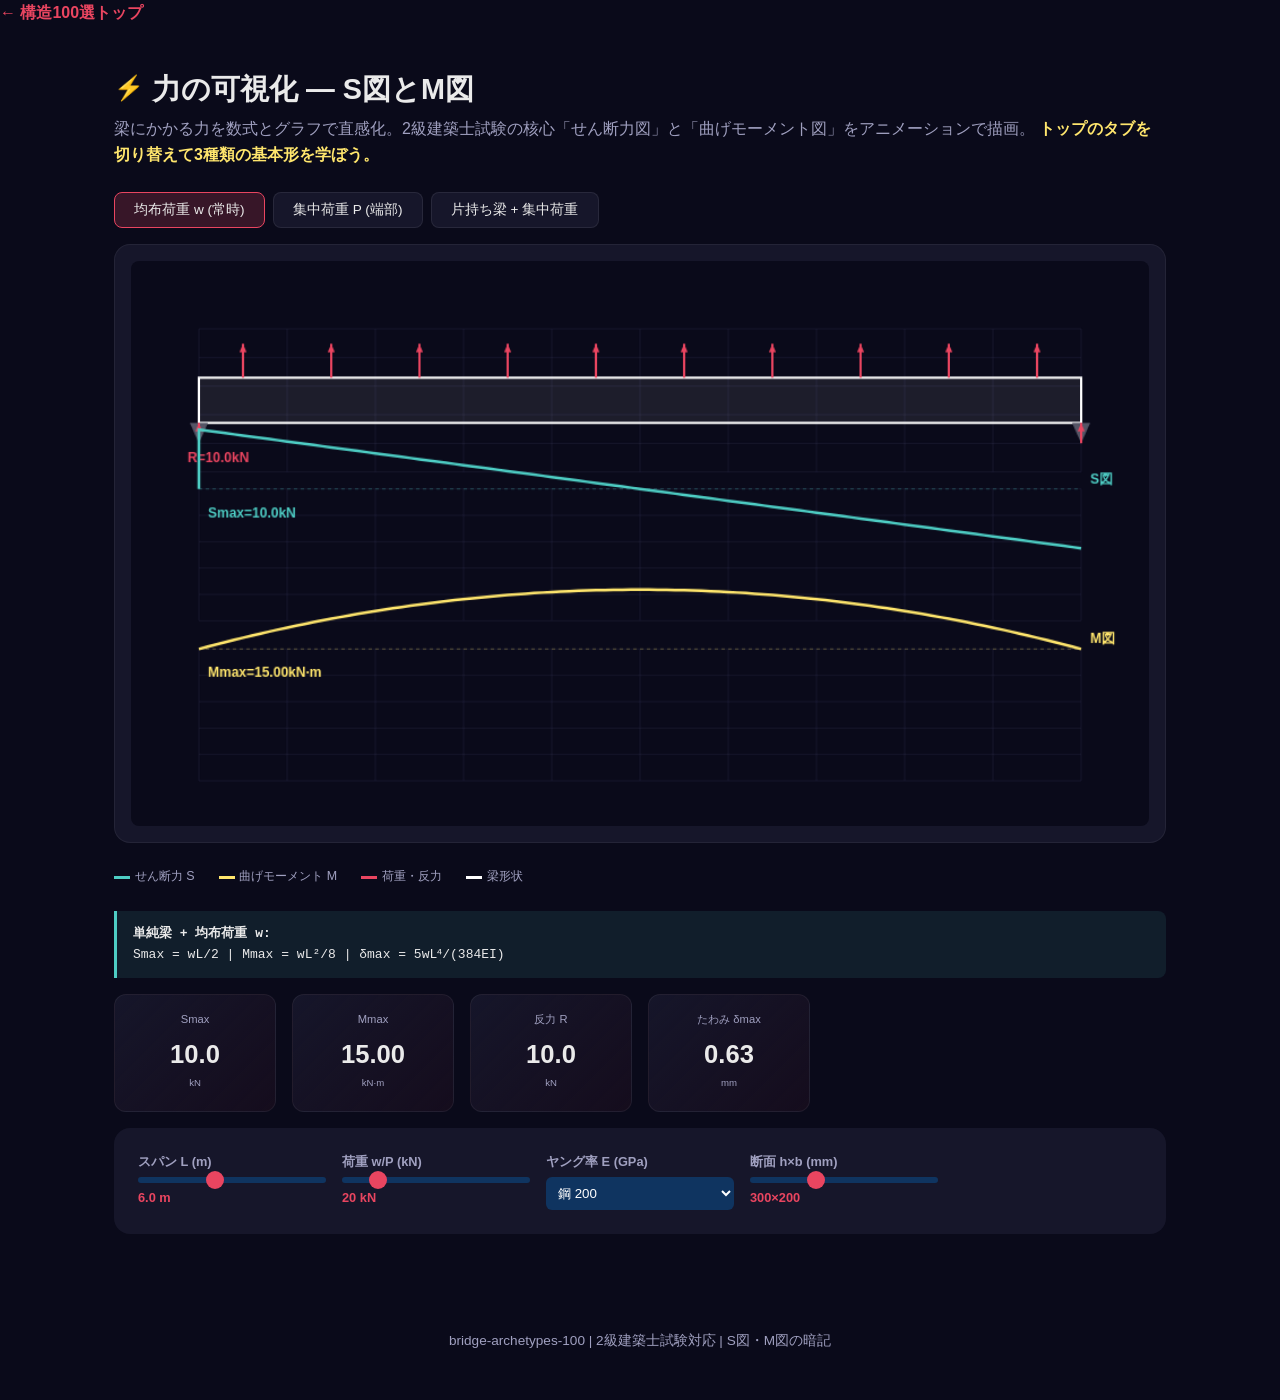
<file: docs/forces.html>
<!DOCTYPE html>
<html lang="ja">
<head>
<meta charset="UTF-8">
<meta name="viewport" content="width=device-width, initial-scale=1.0">
<title>力の可視化 — 構造力学基礎 | 橋の構造100選</title>
<link rel="stylesheet" href="css/style.css">
<style>
.force-canvas-wrap { background: var(--panel); border-radius: 16px; padding: 1rem; margin-bottom: 1rem; border: 1px solid rgba(255,255,255,0.06); }
.force-canvas-wrap canvas { width: 100%; display: block; border-radius: 8px; background: #0a0a1a; }
.force-tabs { display: flex; gap: 0.5rem; margin-bottom: 1rem; flex-wrap: wrap; }
.force-tabs button { background: var(--panel); border: 1px solid rgba(255,255,255,0.08); color: var(--text); padding: 0.5rem 1.2rem; border-radius: 8px; cursor: pointer; font-size: 0.85rem; }
.force-tabs button:hover { border-color: #e94560; }
.force-tabs button.active { background: rgba(233,69,96,0.2); border-color: #e94560; }
.force-legend { display: flex; gap: 1.5rem; font-size: 0.78rem; color: var(--text2); flex-wrap: wrap; padding: 0.5rem 0; }
.force-legend span { display: flex; align-items: center; gap: 0.3rem; }
.force-legend i { display: inline-block; width: 16px; height: 3px; }
.formula-highlight { background: rgba(78,205,196,0.1); border-left: 3px solid #4ecdc4; padding: 0.8rem 1rem; border-radius: 0 8px 8px 0; margin: 1rem 0; font-family: monospace; }
</style>
</head>
<body>

<a href="index.html" class="back-link">← 構造100選トップ</a>

<div class="page-container">
<h2 class="page-title"><span class="icon">⚡</span> 力の可視化 — S図とM図</h2>
<p class="page-desc">
梁にかかる力を数式とグラフで直感化。2級建築士試験の核心「せん断力図」と「曲げモーメント図」をアニメーションで描画。
<strong style="color:#ffe66d">トップのタブを切り替えて3種類の基本形を学ぼう。</strong>
</p>

<div class="force-tabs">
<button class="active" data-mode="uniform">均布荷重 w (常時)</button>
<button data-mode="point">集中荷重 P (端部)</button>
<button data-mode="cantilever">片持ち梁 + 集中荷重</button>
</div>

<div class="force-canvas-wrap">
<canvas id="forceCanvas" width="900" height="500"></canvas>
</div>

<div class="force-legend">
<span><i style="background:#4ecdc4"></i> せん断力 S</span>
<span><i style="background:#ffe66d"></i> 曲げモーメント M</span>
<span><i style="background:#e94560"></i> 荷重・反力</span>
<span><i style="background:#fff"></i> 梁形状</span>
</div>

<div class="formula-highlight" id="formulaBox">
<strong>均布荷重 w [N/mm] の単純梁 (スパンL):</strong><br>
最大せん断力 Smax = wL/2 &nbsp;|&nbsp; 最大曲げモーメント Mmax = wL²/8 &nbsp;|&nbsp; 反力 R = wL/2
</div>

<div class="stats-grid">
<div class="stat-card"><div class="label">Smax</div><div class="value" id="smax">0</div><div class="label" style="font-size:0.6rem">kN</div></div>
<div class="stat-card"><div class="label">Mmax</div><div class="value" id="mmax">0</div><div class="label" style="font-size:0.6rem">kN·m</div></div>
<div class="stat-card"><div class="label">反力 R</div><div class="value" id="reaction">0</div><div class="label" style="font-size:0.6rem">kN</div></div>
<div class="stat-card"><div class="label">たわみ δmax</div><div class="value" id="dmax">0</div><div class="label" style="font-size:0.6rem">mm</div></div>
</div>

<div class="controls" style="margin-top:1rem;">
<div class="control"><label>スパン L (m)</label><input type="range" id="L" min="2" max="12" step="0.5" value="6"><div class="value-display" id="Lval">6.0 m</div></div>
<div class="control"><label>荷重 w/P (kN)</label><input type="range" id="P" min="5" max="100" step="1" value="20"><div class="value-display" id="Pval">20 kN</div></div>
<div class="control"><label>ヤング率 E (GPa)</label>
<select id="Esel" style="padding:0.5rem;background:#0f3460;color:#fff;border:none;border-radius:6px;">
<option value="10">スギ 10</option><option value="30">RC 30</option><option value="200" selected>鋼 200</option>
</select></div>
<div class="control"><label>断面 h×b (mm)</label><input type="range" id="hb" min="150" max="600" step="10" value="300"><div class="value-display" id="hbval">300×200</div></div>
</div>

</div>

<footer><p>bridge-archetypes-100 | 2級建築士試験対応 | S図・M図の暗記</p></footer>

<script>
const canvas = document.getElementById('forceCanvas');
const ctx = canvas.getContext('2d');
let mode = 'uniform';
let t = 0;

let L=6000, Pval=20000, E=200000, h=300, b=200;
let animProgress = 0;

document.querySelectorAll('.force-tabs button').forEach(btn=>{
  btn.addEventListener('click',()=>{
    document.querySelectorAll('.force-tabs button').forEach(b=>b.classList.remove('active'));
    btn.classList.add('active');
    mode=btn.dataset.mode;
    animProgress=0;
    updateFormula();
  });
});

function updateFormula(){
  const box=document.getElementById('formulaBox');
  if(mode==='uniform'){
    box.innerHTML='<strong>単純梁 + 均布荷重 w:</strong><br>Smax = wL/2 | Mmax = wL²/8 | δmax = 5wL⁴/(384EI)';
  } else if(mode==='point'){
    box.innerHTML='<strong>単純梁 + 中央集中荷重 P:</strong><br>Smax = P/2 | Mmax = PL/4 | δmax = PL³/(48EI)';
  } else {
    box.innerHTML='<strong>片持ち梁 + 先端集中荷重 P:</strong><br>Smax = P | Mmax = PL | δmax = PL³/(3EI)';
  }
}

function drawGrid(mx,my,w,h){
  ctx.strokeStyle='rgba(100,100,150,0.15)'; ctx.lineWidth=1;
  for(let i=0;i<=5;i++){ ctx.beginPath(); ctx.moveTo(mx,my+h*i/5); ctx.lineTo(mx+w,my+h*i/5); ctx.stroke(); }
  for(let i=0;i<=10;i++){ ctx.beginPath(); ctx.moveTo(mx+w*i/10,my); ctx.lineTo(mx+w*i/10,my+h); ctx.stroke(); }
}

function drawBeam(mx,my,w,h,defArray){
  ctx.fillStyle='rgba(255,255,255,0.08)';
  ctx.fillRect(mx,my-20,w,40);
  ctx.strokeStyle='#fff'; ctx.lineWidth=2;
  ctx.beginPath(); ctx.moveTo(mx,my-20); ctx.lineTo(mx+w,my-20); ctx.lineTo(mx+w,my+20); ctx.lineTo(mx,my+20); ctx.closePath(); ctx.stroke();
  // supports
  ctx.fillStyle='#556'; ctx.beginPath(); ctx.moveTo(mx-8,my+20); ctx.lineTo(mx+8,my+20); ctx.lineTo(mx,my+38); ctx.closePath(); ctx.fill();
  if(mode!=='cantilever'){
    ctx.beginPath(); ctx.moveTo(mx+w-8,my+20); ctx.lineTo(mx+w+8,my+20); ctx.lineTo(mx+w,my+38); ctx.closePath(); ctx.fill();
  } else {
    ctx.fillStyle='#556'; ctx.fillRect(mx-14,my-30,10,60);
    ctx.strokeStyle='#778'; for(let i=-3;i<=3;i++){ ctx.beginPath(); ctx.moveTo(mx-14,my+i*8); ctx.lineTo(mx-4,my+i*8+3); ctx.stroke(); }
  }
}

function drawArrow(x1,y1,x2,y2,color='fff',label=''){
  ctx.strokeStyle=color; ctx.fillStyle=color; ctx.lineWidth=2;
  ctx.beginPath(); ctx.moveTo(x1,y1); ctx.lineTo(x2,y2); ctx.stroke();
  const ang=Math.atan2(y2-y1,x2-x1);
  ctx.beginPath(); ctx.moveTo(x2,y2); ctx.lineTo(x2-8*Math.cos(ang-0.4),y2-8*Math.sin(ang-0.4));
  ctx.lineTo(x2-8*Math.cos(ang+0.4),y2-8*Math.sin(ang+0.4)); ctx.closePath(); ctx.fill();
  if(label){ ctx.font='11px sans-serif'; ctx.fillText(label,x2+6,y2+4); }
}

function drawGraph(mx,my,w,h,data,color,label,maxVal){
  const scale=h*0.45/maxVal;
  ctx.strokeStyle=color; ctx.lineWidth=2.5;
  ctx.beginPath(); ctx.moveTo(mx,my);
  for(let i=0;i<=100;i++){
    const xi=mx+w*i/100;
    const yi=my-data[i]*scale*animProgress;
    ctx.lineTo(xi,yi);
  }
  ctx.stroke();
  ctx.fillStyle=color; ctx.font='bold 12px sans-serif';
  ctx.fillText(label,mx+w+8,my-5);
}

function draw(){
  ctx.clearRect(0,0,canvas.width,canvas.height);
  const W=canvas.width, H=canvas.height;
  const mx=60, my=60, w=W-mx*2, hRow=(H-120)/3;

  const I=b*h*h*h/12;
  let S=[], M=[], sm=0, mm=0, dm=0, R=0;
  const N=100;

  if(mode==='uniform'){
    const wu=Pval/L;
    R=wu*L/2;
    sm=wu*L/2; mm=wu*L*L/8; dm=5*wu*L*L*L*L/(384*E*I);
    for(let i=0;i<=N;i++){
      const x=i*L/N;
      S.push(R-wu*x);
      M.push(R*x-wu*x*x/2);
    }
  } else if(mode==='point'){
    R=Pval/2;
    sm=Pval/2; mm=Pval*L/4; dm=Pval*L*L*L/(48*E*I);
    for(let i=0;i<=N;i++){
      const x=i*L/N;
      S.push(x<L/2?R:R-Pval);
      M.push(x<L/2?R*x:R*(L-x));
    }
  } else {
    R=Pval;
    sm=Pval; mm=Pval*L; dm=Pval*L*L*L/(3*E*I);
    for(let i=0;i<=N;i++){
      const x=i*L/N;
      S.push(Pval);
      M.push(Pval*(L-x));
    }
  }

  // Row 1: Beam + loads
  drawGrid(mx,my,w,hRow);
  drawBeam(mx,my+hRow*0.5,w,40);
  if(mode==='uniform'){
    for(let i=0;i<10;i++) drawArrow(mx+w*(i+0.5)/10,my+hRow*0.5-20,mx+w*(i+0.5)/10,my+hRow*0.5-50,'#e94560');
  } else if(mode==='point'){
    drawArrow(mx+w/2,my+hRow*0.5-20,mx+w/2,my+hRow*0.5-70,'#e94560',`${(Pval/1000).toFixed(1)}kN`);
  } else {
    drawArrow(mx+w-5,my+hRow*0.5-20,mx+w-5,my+hRow*0.5-70,'#e94560',`${(Pval/1000).toFixed(1)}kN`);
  }
  // Reactions
  drawArrow(mx,my+hRow*0.5+38,mx,my+hRow*0.5+20,'#e94560');
  if(mode!=='cantilever') drawArrow(mx+w,my+hRow*0.5+38,mx+w,my+hRow*0.5+20,'#e94560');
  ctx.fillStyle='#e94560'; ctx.font='bold 12px sans-serif';
  ctx.fillText(`R=${(R/1000).toFixed(1)}kN`,mx-10,my+hRow*0.5+55);

  // Row 2: Shear
  const my2=my+hRow+15;
  drawGrid(mx,my2,w,hRow-10);
  ctx.strokeStyle='rgba(78,205,196,0.3)'; ctx.setLineDash([3,3]); ctx.beginPath(); ctx.moveTo(mx,my2); ctx.lineTo(mx+w,my2); ctx.stroke(); ctx.setLineDash([]);
  drawGraph(mx,my2,w,hRow-10,S,'#4ecdc4','S図',sm);
  ctx.fillStyle='#4ecdc4'; ctx.fillText(`Smax=${(sm/1000).toFixed(1)}kN`,mx+8,my2+25);

  // Row 3: Moment
  const my3=my+hRow*2+30;
  drawGrid(mx,my3,w,hRow-10);
  ctx.strokeStyle='rgba(255,230,109,0.3)'; ctx.setLineDash([3,3]); ctx.beginPath(); ctx.moveTo(mx,my3); ctx.lineTo(mx+w,my3); ctx.stroke(); ctx.setLineDash([]);
  drawGraph(mx,my3,w,hRow-10,M,'#ffe66d','M図',mm);
  ctx.fillStyle='#ffe66d'; ctx.fillText(`Mmax=${(mm/1000000).toFixed(2)}kN·m`,mx+8,my3+25);

  document.getElementById('smax').textContent=(sm/1000).toFixed(1);
  document.getElementById('mmax').textContent=(mm/1000000).toFixed(2);
  document.getElementById('reaction').textContent=(R/1000).toFixed(1);
  document.getElementById('dmax').textContent=(dm).toFixed(2);

  if(animProgress<1){ animProgress+=0.02; }
  requestAnimationFrame(draw);
}

function updateState(){
  L=parseFloat(document.getElementById('L').value)*1000;
  Pval=parseFloat(document.getElementById('P').value)*1000;
  E=parseFloat(document.getElementById('Esel').value)*1000;
  h=parseInt(document.getElementById('hb').value);
  b=Math.round(h*0.667);
  animProgress=0;
  document.getElementById('Lval').textContent=(L/1000).toFixed(1)+' m';
  document.getElementById('Pval').textContent=(Pval/1000).toFixed(0)+' kN';
  document.getElementById('hbval').textContent=h+'×'+b;
}
['L','P','hb'].forEach(id=>document.getElementById(id).addEventListener('input',updateState));
document.getElementById('Esel').addEventListener('change',updateState);

updateState(); updateFormula(); draw();
</script>

</body>
</html>
</file>
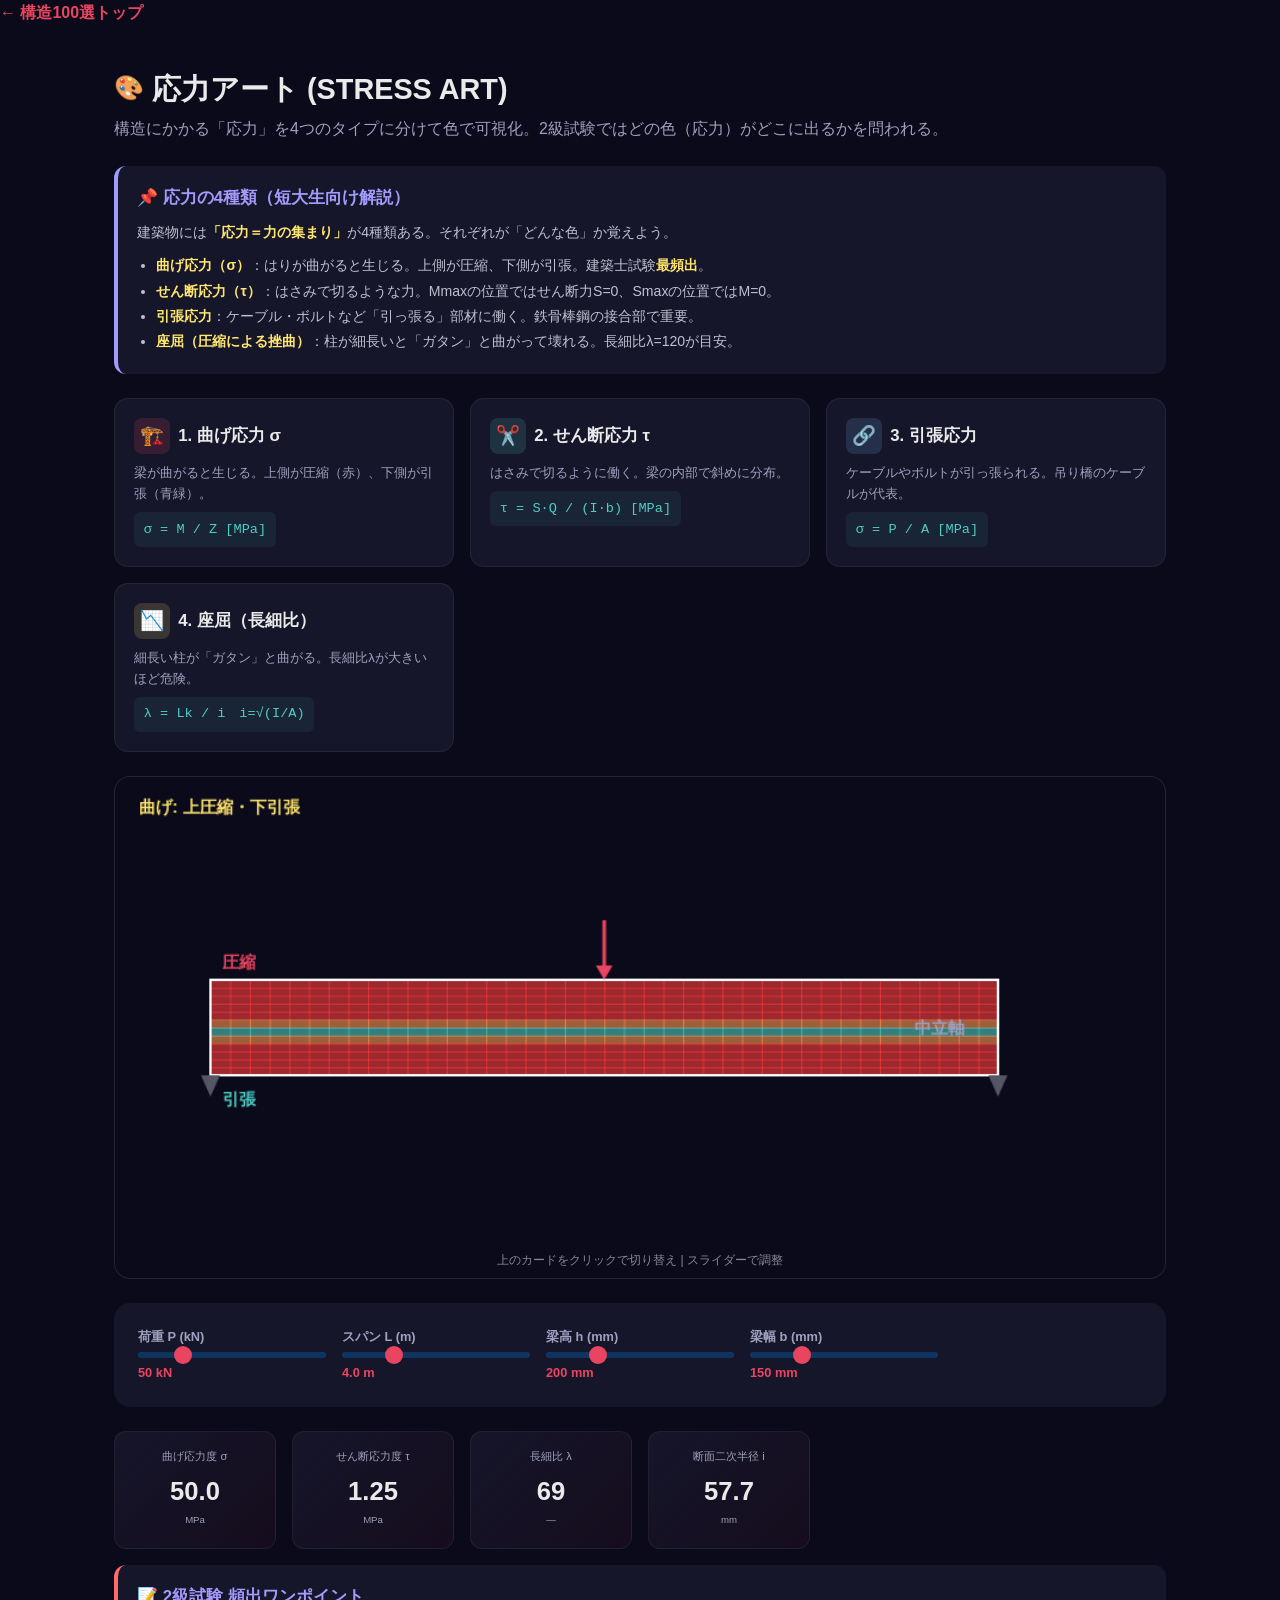
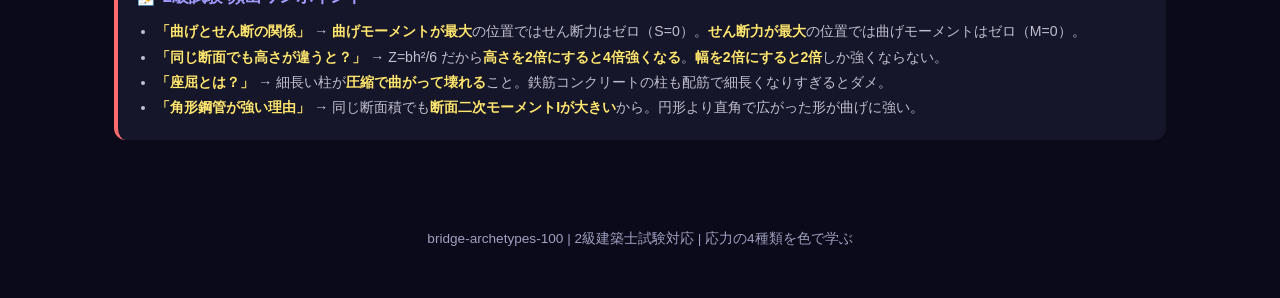
<file: docs/stress.html>
<!DOCTYPE html>
<html lang="ja">
<head>
<meta charset="UTF-8">
<meta name="viewport" content="width=device-width, initial-scale=1.0">
<title>応力アート — 4種の応力を色で体感 | 橋の構造100選</title>
<link rel="stylesheet" href="css/style.css">
<style>
.stress-explain { background: var(--panel); border-radius: 12px; padding: 1.2rem; margin: 1rem 0; border-left: 4px solid #a29bfe; }
.stress-explain h3 { color: #a29bfe; margin-bottom: 0.5rem; font-size: 1.05rem; }
.stress-explain p, .stress-explain li { font-size: 0.88rem; color: #c0c0d0; line-height: 1.8; }
.stress-explain ul { margin: 0.5rem 0 0 1.2rem; }
.stress-explain strong { color: #ffe66d; }
.stress-grid { display: grid; grid-template-columns: repeat(auto-fill, minmax(260px, 1fr)); gap: 1rem; margin: 1.5rem 0; }
.stress-card { background: var(--panel); border-radius: 14px; padding: 1.2rem; border: 1px solid rgba(255,255,255,0.06); cursor: pointer; transition: transform 0.25s, box-shadow 0.25s; }
.stress-card:hover { transform: translateY(-4px); box-shadow: 0 10px 30px rgba(162,155,254,0.12); }
.stress-card h4 { font-size: 1.05rem; margin-bottom: 0.5rem; display: flex; align-items: center; gap: 0.5rem; }
.stress-card .icon-box { width: 36px; height: 36px; border-radius: 8px; display: flex; align-items: center; justify-content: center; font-size: 1.2rem; }
.stress-card p { font-size: 0.82rem; color: var(--text2); line-height: 1.6; }
.stress-card .formula { font-family: monospace; font-size: 0.85rem; color: #4ecdc4; background: rgba(78,205,196,0.08); padding: 0.4rem 0.6rem; border-radius: 6px; margin-top: 0.5rem; display: inline-block; }
.canvas-wrap canvas { width: 100%; border-radius: 8px; background: #0a0a1a; }
</style>
</head>
<body>

<a href="index.html" class="back-link">← 構造100選トップ</a>

<div class="page-container">
<h2 class="page-title"><span class="icon">🎨</span> 応力アート (STRESS ART)</h2>
<p class="page-desc">
構造にかかる「応力」を4つのタイプに分けて色で可視化。2級試験ではどの色（応力）がどこに出るかを問われる。
</p>

<!-- Explanation -->
<div class="stress-explain">
<h3>📌 応力の4種類（短大生向け解説）</h3>
<p>
建築物には<strong>「応力＝力の集まり」</strong>が4種類ある。それぞれが「どんな色」か覚えよう。
</p>
<ul>
<li><strong>曲げ応力（σ）</strong>：はりが曲がると生じる。上側が圧縮、下側が引張。建築士試験<strong>最頻出</strong>。</li>
<li><strong>せん断応力（τ）</strong>：はさみで切るような力。Mmaxの位置ではせん断力S=0、Smaxの位置ではM=0。</li>
<li><strong>引張応力</strong>：ケーブル・ボルトなど「引っ張る」部材に働く。鉄骨棒鋼の接合部で重要。</li>
<li><strong>座屈（圧縮による挫曲）</strong>：柱が細長いと「ガタン」と曲がって壊れる。長細比λ=120が目安。</li>
</ul>
</div>

<!-- 4 Stress Cards -->
<div class="stress-grid">
<div class="stress-card" onclick="setMode('bending')">
<h4><span class="icon-box" style="background:rgba(233,69,96,0.15);">🏗️</span> 1. 曲げ応力 σ</h4>
<p>梁が曲がると生じる。上側が圧縮（赤）、下側が引張（青緑）。</p>
<div class="formula">σ = M / Z [MPa]</div>
</div>
<div class="stress-card" onclick="setMode('shear')">
<h4><span class="icon-box" style="background:rgba(78,205,196,0.15);">✂️</span> 2. せん断応力 τ</h4>
<p>はさみで切るように働く。梁の内部で斜めに分布。</p>
<div class="formula">τ = S·Q / (I·b) [MPa]</div>
</div>
<div class="stress-card" onclick="setMode('tension')">
<h4><span class="icon-box" style="background:rgba(116,185,255,0.15);">🔗</span> 3. 引張応力</h4>
<p>ケーブルやボルトが引っ張られる。吊り橋のケーブルが代表。</p>
<div class="formula">σ = P / A [MPa]</div>
</div>
<div class="stress-card" onclick="setMode('buckling')">
<h4><span class="icon-box" style="background:rgba(255,230,109,0.15);">📉</span> 4. 座屈（長細比）</h4>
<p>細長い柱が「ガタン」と曲がる。長細比λが大きいほど危険。</p>
<div class="formula">λ = Lk / i　i=√(I/A)</div>
</div>
</div>

<!-- Interactive Canvas -->
<div class="canvas-wrap" style="position:relative;padding:0;overflow:hidden;">
<canvas id="stressCanvas" width="880" height="420" style="display:block;width:100%;"></canvas>
<div style="position:absolute;bottom:8px;left:50%;transform:translateX(-50%);color:#889;font-size:0.75rem;pointer-events:none;">
上のカードをクリックで切り替え | スライダーで調整
</div>
</div>

<!-- Controls -->
<div class="controls">
<div class="control"><label>荷重 P (kN)</label><input type="range" id="P" min="10" max="200" step="5" value="50"><div class="value-display" id="Pval">50 kN</div></div>
<div class="control"><label>スパン L (m)</label><input type="range" id="L" min="2" max="10" step="0.5" value="4"><div class="value-display" id="Lval">4.0 m</div></div>
<div class="control"><label>梁高 h (mm)</label><input type="range" id="h" min="100" max="500" step="10" value="200"><div class="value-display" id="hval">200 mm</div></div>
<div class="control"><label>梁幅 b (mm)</label><input type="range" id="b" min="100" max="300" step="10" value="150"><div class="value-display" id="bval">150 mm</div></div>
</div>

<!-- Stress Color Map -->
<div class="stats-grid" style="margin-top:1rem;">
<div class="stat-card"><div class="label">曲げ応力度 σ</div><div class="value" id="sigmaVal">0</div><div class="label" style="font-size:0.6rem">MPa</div></div>
<div class="stat-card"><div class="label">せん断応力度 τ</div><div class="value" id="tauVal">0</div><div class="label" style="font-size:0.6rem">MPa</div></div>
<div class="stat-card"><div class="label">長細比 λ</div><div class="value" id="lambdaVal">0</div><div class="label" style="font-size:0.6rem">—</div></div>
<div class="stat-card"><div class="label">断面二次半径 i</div><div class="value" id="iVal">0</div><div class="label" style="font-size:0.6rem">mm</div></div>
</div>

<!-- Exam tips -->
<div class="stress-explain" style="border-left-color:#ff6b6b;">
<h3>📝 2級試験 頻出ワンポイント</h3>
<ul>
<li><strong>「曲げとせん断の関係」</strong> → <strong>曲げモーメントが最大</strong>の位置ではせん断力はゼロ（S=0）。<strong>せん断力が最大</strong>の位置では曲げモーメントはゼロ（M=0）。</li>
<li><strong>「同じ断面でも高さが違うと？」</strong> → Z=bh²/6 だから<strong>高さを2倍にすると4倍強くなる</strong>。<strong>幅を2倍にすると2倍</strong>しか強くならない。</li>
<li><strong>「座屈とは？」</strong> → 細長い柱が<strong>圧縮で曲がって壊れる</strong>こと。鉄筋コンクリートの柱も配筋で細長くなりすぎるとダメ。</li>
<li><strong>「角形鋼管が強い理由」</strong> → 同じ断面積でも<strong>断面二次モーメントIが大きい</strong>から。円形より直角で広がった形が曲げに強い。</li>
</ul>
</div>

</div>

<footer>
<p>bridge-archetypes-100 | 2級建築士試験対応 | 応力の4種類を色で学ぶ</p>
</footer>

<script>
const canvas = document.getElementById('stressCanvas');
const ctx = canvas.getContext('2d');
let mode = 'bending';
let params = { P:50000, L:4000, h:200, b:150 };

function setMode(m) { mode = m; draw(); }

function stressColorBending(y, h, ratio) {
  // neutral axis at center
  const dist = Math.abs(y - h/2) / (h/2); // 0 at center, 1 at edge
  if(mode !== 'bending') return { r:30,g:30,b:40 };
  if(ratio * dist < 0.3) return { r:78,g:205,b:196 };
  if(ratio * dist < 0.6) return { r:255,g:230,b:109 };
  if(ratio * dist < 0.85) return { r:255,g:150,b:80 };
  return { r:255,g:60,b:60 };
}

function stressColorShear(y, h, ratio) {
  // parabolic distribution, max at center
  const dist = 1 - Math.abs(y - h/2) / (h/2);
  if(mode !== 'shear') return { r:30,g:30,b:40 };
  if(ratio * dist < 0.3) return { r:78,g:205,b:196 };
  if(ratio * dist < 0.6) return { r:255,g:230,b:109 };
  if(ratio * dist < 0.85) return { r:255,g:150,b:80 };
  return { r:255,g:60,b:60 };
}

function draw() {
  const W = canvas.width, H = canvas.height;
  ctx.clearRect(0, 0, W, H);
  const mx = 80, my = H/2;
  const cw = W - mx*2 - 60;
  const scale = cw / params.L;

  const I = params.b * params.h**3 / 12;
  const Z = params.b * params.h**2 / 6;
  const M = params.P * params.L / 4;
  const S = params.P / 2;
  const sigma = M / Z;
  const tauMax = 1.5 * S / (params.b * params.h);
  const i = Math.sqrt(I / (params.b * params.h));
  const lambda = params.L / i; // simplified

  const beamH_px = Math.min(params.h * 0.8, 80);

  // Draw beam with stress coloring
  const Nx = 40, Ny = 12;
  for(let ix=0; ix<Nx; ix++) {
    for(let iy=0; iy<Ny; iy++) {
      const x0 = mx + ix * cw/Nx;
      const y0 = my - beamH_px/2 + iy * beamH_px/Ny;
      const rectW = cw/Nx + 1;
      const rectH = beamH_px/Ny + 1;

      let col;
      if(mode === 'bending') {
        const dist = Math.abs(iy - Ny/2) / (Ny/2);
        col = stressColorBending(iy, Ny, sigma/12 || 1);
      } else if(mode === 'shear') {
        const dist = 1 - Math.abs(iy - Ny/2) / (Ny/2);
        col = stressColorShear(iy, Ny, tauMax/8 || 1);
      } else if(mode === 'tension') {
        col = { r: 116, g: 185, b: 255 };
      } else {
        col = lambda > 120 ? { r:255, g:60, b:60 } : lambda > 80 ? { r:255, g:150, b:80 } : { r:78, g:205, b:196 };
      }
      ctx.fillStyle = `rgba(${col.r},${col.g},${col.b},0.6)`;
      ctx.fillRect(x0, y0, rectW, rectH);
    }
  }

  // Beam outline
  ctx.strokeStyle = '#fff'; ctx.lineWidth = 2;
  ctx.strokeRect(mx, my-beamH_px/2, cw, beamH_px);

  // Supports
  ctx.fillStyle = '#556'; ctx.beginPath(); ctx.moveTo(mx-8, my+beamH_px/2); ctx.lineTo(mx+8, my+beamH_px/2); ctx.lineTo(mx, my+beamH_px/2+18); ctx.fill();
  ctx.beginPath(); ctx.moveTo(mx+cw-8, my+beamH_px/2); ctx.lineTo(mx+cw+8, my+beamH_px/2); ctx.lineTo(mx+cw, my+beamH_px/2+18); ctx.fill();

  // Load
  ctx.strokeStyle = '#e94560'; ctx.lineWidth = 3;
  ctx.beginPath(); ctx.moveTo(mx+cw/2, my-beamH_px/2-50); ctx.lineTo(mx+cw/2, my-beamH_px/2-6); ctx.stroke();
  ctx.fillStyle = '#e94560';
  ctx.beginPath(); ctx.moveTo(mx+cw/2, my-beamH_px/2); ctx.lineTo(mx+cw/2-7, my-beamH_px/2-12); ctx.lineTo(mx+cw/2+7, my-beamH_px/2-12); ctx.fill();

  // Labels
  ctx.fillStyle = '#ffe66d'; ctx.font = 'bold 14px sans-serif';
  if(mode === 'bending') {
    ctx.fillText('曲げ: 上圧縮・下引張', 20, 30);
    ctx.fillStyle = '#e94560'; ctx.fillText('圧縮', mx+10, my-beamH_px/2-10);
    ctx.fillStyle = '#4ecdc4'; ctx.fillText('引張', mx+10, my+beamH_px/2+25);
    ctx.fillStyle = '#a0a0c0'; ctx.fillText('中立軸', mx+cw-70, my+5);
  } else if(mode === 'shear') {
    ctx.fillText('せん断: 中央で最大', 20, 30);
  } else if(mode === 'tension') {
    ctx.fillText('引張: 等分布', 20, 30);
  } else {
    ctx.fillText('座屈: 長細比 λ = ' + lambda.toFixed(0), 20, 30);
  }

  // Update stats
  document.getElementById('sigmaVal').textContent = sigma.toFixed(1);
  document.getElementById('tauVal').textContent = tauMax.toFixed(2);
  document.getElementById('lambdaVal').textContent = lambda.toFixed(0);
  document.getElementById('iVal').textContent = i.toFixed(1);
}

function update() {
  params.P = parseFloat(document.getElementById('P').value) * 1000;
  params.L = parseFloat(document.getElementById('L').value) * 1000;
  params.h = parseFloat(document.getElementById('h').value);
  params.b = parseFloat(document.getElementById('b').value);
  document.getElementById('Pval').textContent = (params.P/1000).toFixed(0) + ' kN';
  document.getElementById('Lval').textContent = (params.L/1000).toFixed(1) + ' m';
  document.getElementById('hval').textContent = params.h + ' mm';
  document.getElementById('bval').textContent = params.b + ' mm';
  draw();
}
['P','L','h','b'].forEach(id => document.getElementById(id).addEventListener('input', update));
draw();
</script>
</body>
</html>
</file>
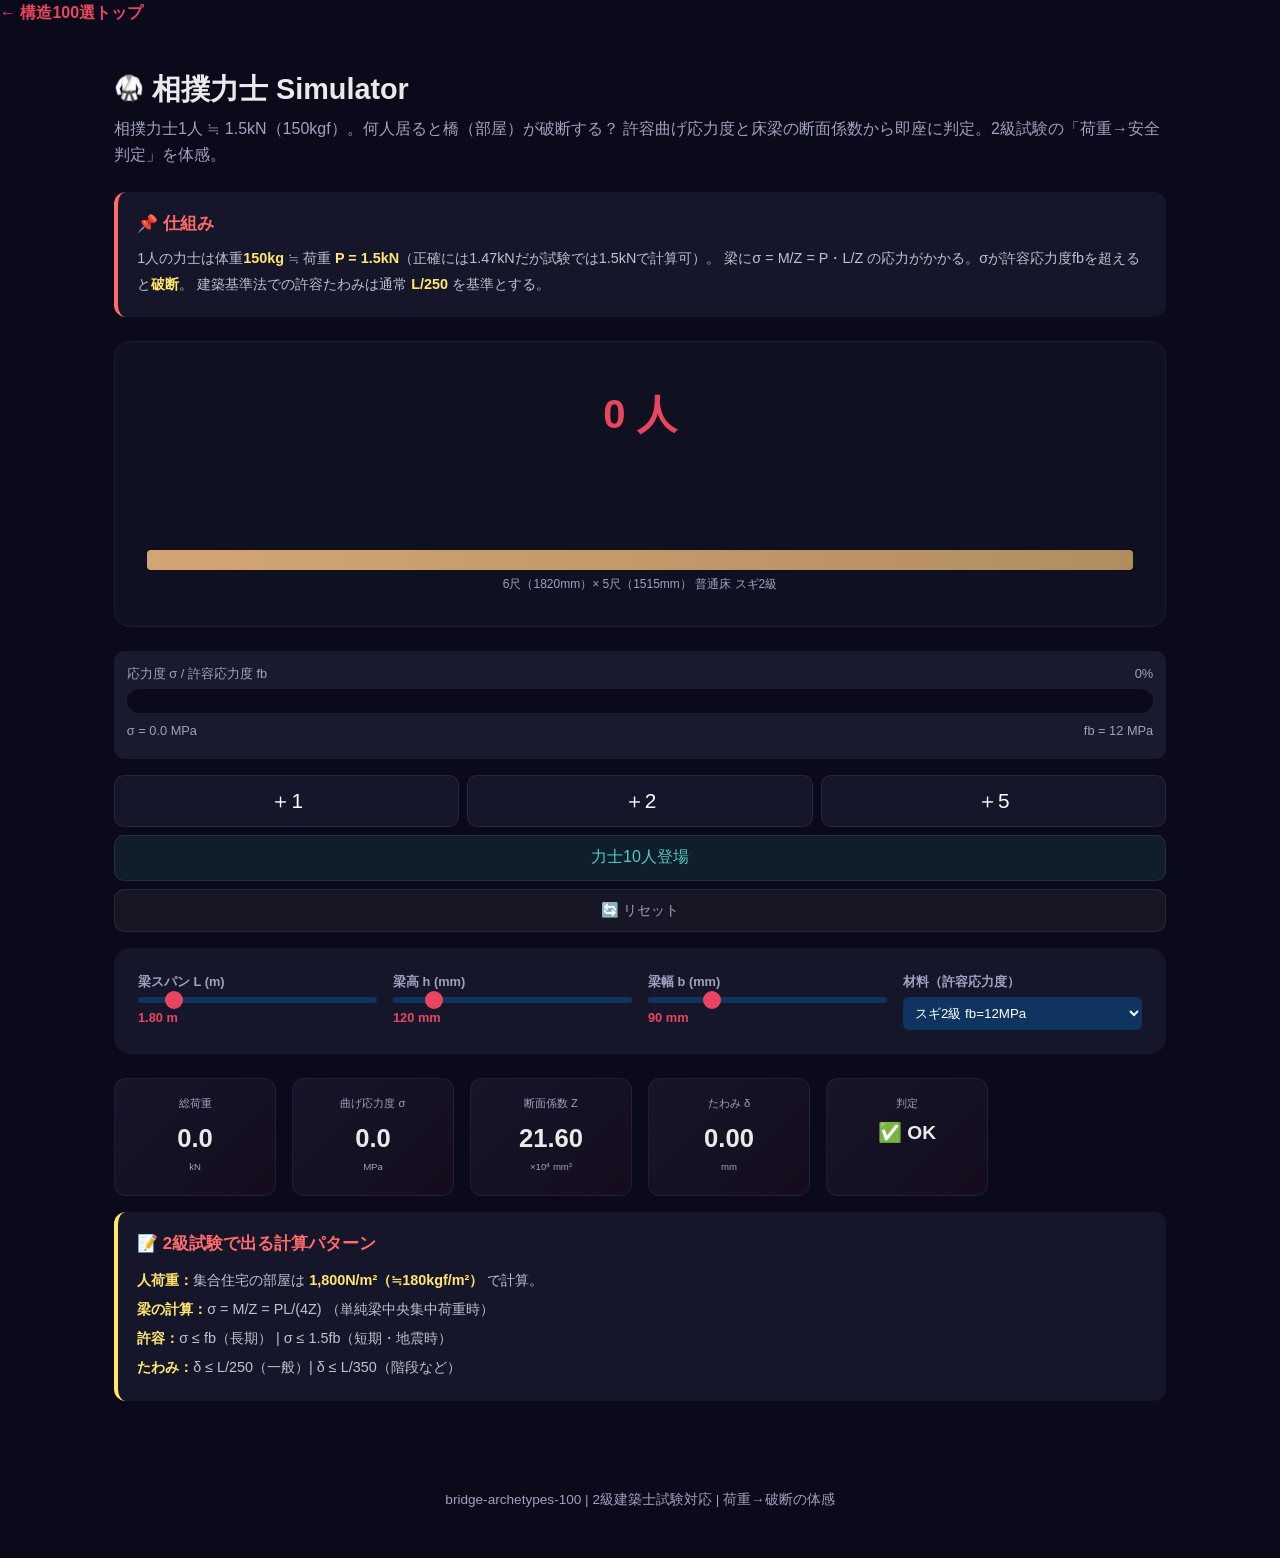
<file: docs/sumo.html>
<!DOCTYPE html>
<html lang="ja">
<head>
<meta charset="UTF-8">
<meta name="viewport" content="width=device-width, initial-scale=1.0">
<title>相撲力士 Simulator - 荷重の体感 | 橋の構造100選</title>
<link rel="stylesheet" href="css/style.css">
<style>
.sumo-explain { background: var(--panel); border-radius: 12px; padding: 1.2rem; margin: 1rem 0; border-left: 4px solid #ff6b6b; }
.sumo-explain h3 { color: #ff6b6b; margin-bottom: 0.5rem; font-size: 1.05rem; }
.sumo-explain p { font-size: 0.9rem; color: #c0c0d0; line-height: 1.8; }
.sumo-explain strong { color: #ffe66d; }
.balcony-scene { background: #0f1120; border-radius: 16px; padding: 2rem; text-align: center; margin: 1.5rem 0; border: 1px solid rgba(255,255,255,0.06); }
.balcony-floor { height: 20px; background: linear-gradient(90deg, #d4a574, #b08d5f); border-radius: 4px; margin-top: 1rem; position: relative; }
.balcony-floor.cracked { background: linear-gradient(90deg, #8b0000, #5a0000); animation: crackFlash 0.8s infinite alternate; }
@keyframes crackFlash { from { opacity: 1; } to { opacity: 0.6; } }
.balcony-width { font-size: 0.75rem; color: #a0a0c0; margin-top: 0.3rem; }
.garden-grid { display: flex; flex-wrap: wrap; justify-content: center; gap: 0.4rem; padding: 1.5rem; min-height: 80px; align-items: flex-end; }
.sumo-figure { font-size: 2.2rem; animation: bounce 0.5s ease-in-out infinite alternate; transform-origin: bottom center; display: inline-block; }
@keyframes bounce { from { transform: scaleY(1) translateY(0); } to { transform: scaleY(0.85) translateY(5px); } }
.sumo-counter { font-size: 2.5rem; font-weight: 900; color: var(--accent); text-align: center; margin: 0.5rem 0; }
.force-bar-wrap { background: #1a1a2e; border-radius: 10px; padding: 0.8rem; margin: 1rem 0; }
.force-bar-label { display: flex; justify-content: space-between; font-size: 0.8rem; color: var(--text2); margin-bottom: 0.3rem; }
.force-bar { height: 24px; border-radius: 12px; background: #0a0a1a; overflow: hidden; position: relative; }
.force-bar-fill { height: 100%; border-radius: 12px; transition: width 0.4s ease, background 0.4s; }
.force-bar-safe { background: linear-gradient(90deg, #4ecdc4, #2d8b8b); }
.force-bar-warn { background: linear-gradient(90deg, #ffe66d, #e6a23c); }
.force-bar-danger { background: linear-gradient(90deg, #ff6b6b, #c0392b); }
.force-bar-broken { background: linear-gradient(90deg, #8b0000, #3d0000); }
.add-sumo-grid { display: grid; grid-template-columns: repeat(3, 1fr); gap: 0.5rem; margin: 1rem 0; }
.add-sumo-btn { padding: 0.7rem; border-radius: 10px; border: none; background: var(--panel); color: #fff; font-size: 1.3rem; cursor: pointer; transition: all 0.2s; border: 1px solid rgba(255,255,255,0.08); }
.add-sumo-btn:hover { background: rgba(233,69,96,0.2); border-color: var(--accent); transform: translateY(-2px); }
.bulk-btn { grid-column: span 3; font-size: 1rem; background: rgba(78,205,196,0.1); color: #4ecdc4; }
.reset-btn { grid-column: span 3; font-size: 0.9rem; background: rgba(255,255,255,0.05); color: var(--text2); }
</style>
</head>
<body>

<a href="index.html" class="back-link">← 構造100選トップ</a>

<div class="page-container">
<h2 class="page-title"><span class="icon">🥋</span> 相撲力士 Simulator</h2>
<p class="page-desc">
相撲力士1人 ≒ 1.5kN（150kgf）。何人居ると橋（部屋）が破断する？
許容曲げ応力度と床梁の断面係数から即座に判定。2級試験の「荷重→安全判定」を体感。
</p>

<div class="sumo-explain">
<h3>📌 仕組み</h3>
<p>
1人の力士は体重<strong>150kg</strong> ≒ 荷重 <strong>P = 1.5kN</strong>（正確には1.47kNだが試験では1.5kNで計算可）。
梁にσ = M/Z = P・L/Z の応力がかかる。σが許容応力度fbを超えると<strong>破断</strong>。
建築基準法での許容たわみは通常 <strong>L/250</strong> を基準とする。
</p>
</div>

<!-- Balcony Scene -->
<div class="balcony-scene">
<div class="sumo-counter"><span id="sumoCount">0</span> 人</div>
<div class="garden-grid" id="sumoGarden"></div>
<div class="balcony-floor" id="balconyFloor"></div>
<div class="balcony-width">6尺（1820mm）× 5尺（1515mm） 普通床 スギ2級</div>
</div>

<!-- Force Bar -->
<div class="force-bar-wrap">
<div class="force-bar-label"><span>応力度 σ / 許容応力度 fb</span><span id="forcePct">0%</span></div>
<div class="force-bar">
<div class="force-bar-fill force-bar-safe" id="forceBar" style="width:0%"></div>
</div>
<div class="force-bar-label" style="margin-top:0.5rem;">
<span>σ = <span id="sigmaVal">0</span> MPa</span>
<span>fb = <span id="fbVal">12</span> MPa</span>
</div>
</div>

<!-- Controls -->
<div class="add-sumo-grid">
<button class="add-sumo-btn" onclick="addSumo(1)">＋1</button>
<button class="add-sumo-btn" onclick="addSumo(2)">＋2</button>
<button class="add-sumo-btn" onclick="addSumo(5)">＋5</button>
<button class="add-sumo-btn bulk-btn" onclick="addSumo(10)">力士10人登場</button>
<button class="add-sumo-btn reset-btn" onclick="resetSumo()">🔄 リセット</button>
</div>

<div class="controls" style="grid-template-columns: repeat(auto-fill, minmax(200px, 1fr)); margin-top:1rem;">
<div class="control"><label>梁スパン L (m)</label><input type="range" id="L" min="1.5" max="4" step="0.1" value="1.82"><div class="value-display" id="Lval">1.82 m</div></div>
<div class="control"><label>梁高 h (mm)</label><input type="range" id="h" min="90" max="300" step="5" value="120"><div class="value-display" id="hval">120 mm</div></div>
<div class="control"><label>梁幅 b (mm)</label><input type="range" id="b" min="60" max="180" step="5" value="90"><div class="value-display" id="bval">90 mm</div></div>
<div class="control"><label>材料（許容応力度）</label>
<select id="mat" style="padding:0.5rem;background:#0f3460;color:#fff;border:none;border-radius:6px;">
<option value="sugi2">スギ2級 fb=12MPa</option>
<option value="hinoki">ヒノキ fb=14MPa</option>
<option value="steel">鋼 SM400 fb=210MPa</option>
<option value="rc">RC fb=18MPa</option>
</select>
</div>
</div>

<!-- Stats -->
<div class="stats-grid">
<div class="stat-card"><div class="label">総荷重</div><div class="value" id="totalLoad">0</div><div class="label" style="font-size:0.6rem">kN</div></div>
<div class="stat-card"><div class="label">曲げ応力度 σ</div><div class="value" id="sigmaDisp">0</div><div class="label" style="font-size:0.6rem">MPa</div></div>
<div class="stat-card"><div class="label">断面係数 Z</div><div class="value" id="ZDisp">0</div><div class="label" style="font-size:0.6rem">×10⁴ mm³</div></div>
<div class="stat-card"><div class="label">たわみ δ</div><div class="value" id="deltaDisp">0</div><div class="label" style="font-size:0.6rem">mm</div></div>
<div class="stat-card" id="resultCard"><div class="label">判定</div><div class="value" id="resultDisp" style="font-size:1.2rem">✅ OK</div></div>
</div>

<!-- 2級試験フレーズ -->
<div class="sumo-explain" style="border-left-color:#ffe66d;">
<h3>📝 2級試験で出る計算パターン</h3>
<p style="line-height:2;">
<strong>人荷重：</strong>集合住宅の部屋は <strong>1,800N/m²（≒180kgf/m²）</strong> で計算。<br>
<strong>梁の計算：</strong>σ = M/Z = PL/(4Z) （単純梁中央集中荷重時）<br>
<strong>許容：</strong>σ ≤ fb（長期） | σ ≤ 1.5fb（短期・地震時）<br>
<strong>たわみ：</strong>δ ≤ L/250（一般）| δ ≤ L/350（階段など）
</p>
</div>

</div>

<footer><p>bridge-archetypes-100 | 2級建築士試験対応 | 荷重→破断の体感</p></footer>

<script>
const mats = {
  sugi2:  { fb: 12,  E: 10000, name: 'スギ2級' },
  hinoki: { fb: 14,  E: 12000, name: 'ヒノキ' },
  steel:  { fb: 210, E: 200000, name: '鋼SM400' },
  rc:     { fb: 18,  E: 30000, name: 'RC' }
};
let sumoCount = 0;
let params = { L:1820, h:120, b:90, mat:'sugi2' };

function calc() {
  const mat = mats[params.mat];
  const P = sumoCount * 1470; // 150kgf ≒ 1470N
  const M = P * params.L / 4; // concentrated load on simple beam
  const Z = params.b * params.h * params.h / 6;
  const I = params.b * params.h * params.h * params.h / 12;
  const sigma = M / Z;
  const delta = P * params.L * params.L * params.L / (48 * mat.E * I);
  const ratio = sigma / mat.fb;

  document.getElementById('sumoCount').textContent = sumoCount;
  document.getElementById('totalLoad').textContent = (P/1000).toFixed(1);
  document.getElementById('sigmaDisp').textContent = sigma.toFixed(1);
  document.getElementById('ZDisp').textContent = (Z/10000).toFixed(2);
  document.getElementById('deltaDisp').textContent = delta.toFixed(2);
  document.getElementById('sigmaVal').textContent = sigma.toFixed(1);
  document.getElementById('fbVal').textContent = mat.fb;

  // Bar
  const pct = Math.min(ratio * 100, 100);
  const bar = document.getElementById('forceBar');
  const barWrap = document.querySelector('.force-bar-wrap');
  bar.style.width = pct + '%';
  document.getElementById('forcePct').textContent = (ratio*100).toFixed(0) + '%';

  if(ratio > 1.0) { bar.className = 'force-bar-fill force-bar-broken'; }
  else if(ratio > 0.85) { bar.className = 'force-bar-fill force-bar-danger'; }
  else if(ratio > 0.6) { bar.className = 'force-bar-fill force-bar-warn'; }
  else { bar.className = 'force-bar-fill force-bar-safe'; }

  // Result
  const rc = document.getElementById('resultCard');
  const rd = document.getElementById('resultDisp');
  const floor = document.getElementById('balconyFloor');
  if(ratio > 1.0) {
    rc.classList.add('fractured');
    rd.textContent = '💥 破断！床抜け';
    floor.classList.add('cracked');
  } else if(ratio > 0.85) {
    rc.classList.remove('fractured'); rd.textContent = '⚠️ ギリギリ';
    floor.classList.remove('cracked');
  } else {
    rc.classList.remove('fractured'); rd.textContent = '✅ OK';
    floor.classList.remove('cracked');
  }
}

function renderSumo() {
  const garden = document.getElementById('sumoGarden');
  garden.innerHTML = '';
  for(let i=0;i<sumoCount;i++){
    const s = document.createElement('span');
    s.className = 'sumo-figure';
    s.textContent = '🥋';
    s.style.animationDelay = (i * 0.1) + 's';
    garden.appendChild(s);
  }
}

function addSumo(n) {
  sumoCount += n;
  renderSumo();
  calc();
}
function resetSumo() {
  sumoCount = 0;
  renderSumo();
  calc();
}

function updateParams(){
  params.L = parseFloat(document.getElementById('L').value)*1000;
  params.h = parseInt(document.getElementById('h').value);
  params.b = parseInt(document.getElementById('b').value);
  params.mat = document.getElementById('mat').value;
  document.getElementById('Lval').textContent = (params.L/1000).toFixed(2)+' m';
  document.getElementById('hval').textContent = params.h+' mm';
  document.getElementById('bval').textContent = params.b+' mm';
  calc();
}
['L','h','b','mat'].forEach(id => document.getElementById(id).addEventListener('input', updateParams));

updateParams();
renderSumo();
</script>
</body>
</html>
</file>
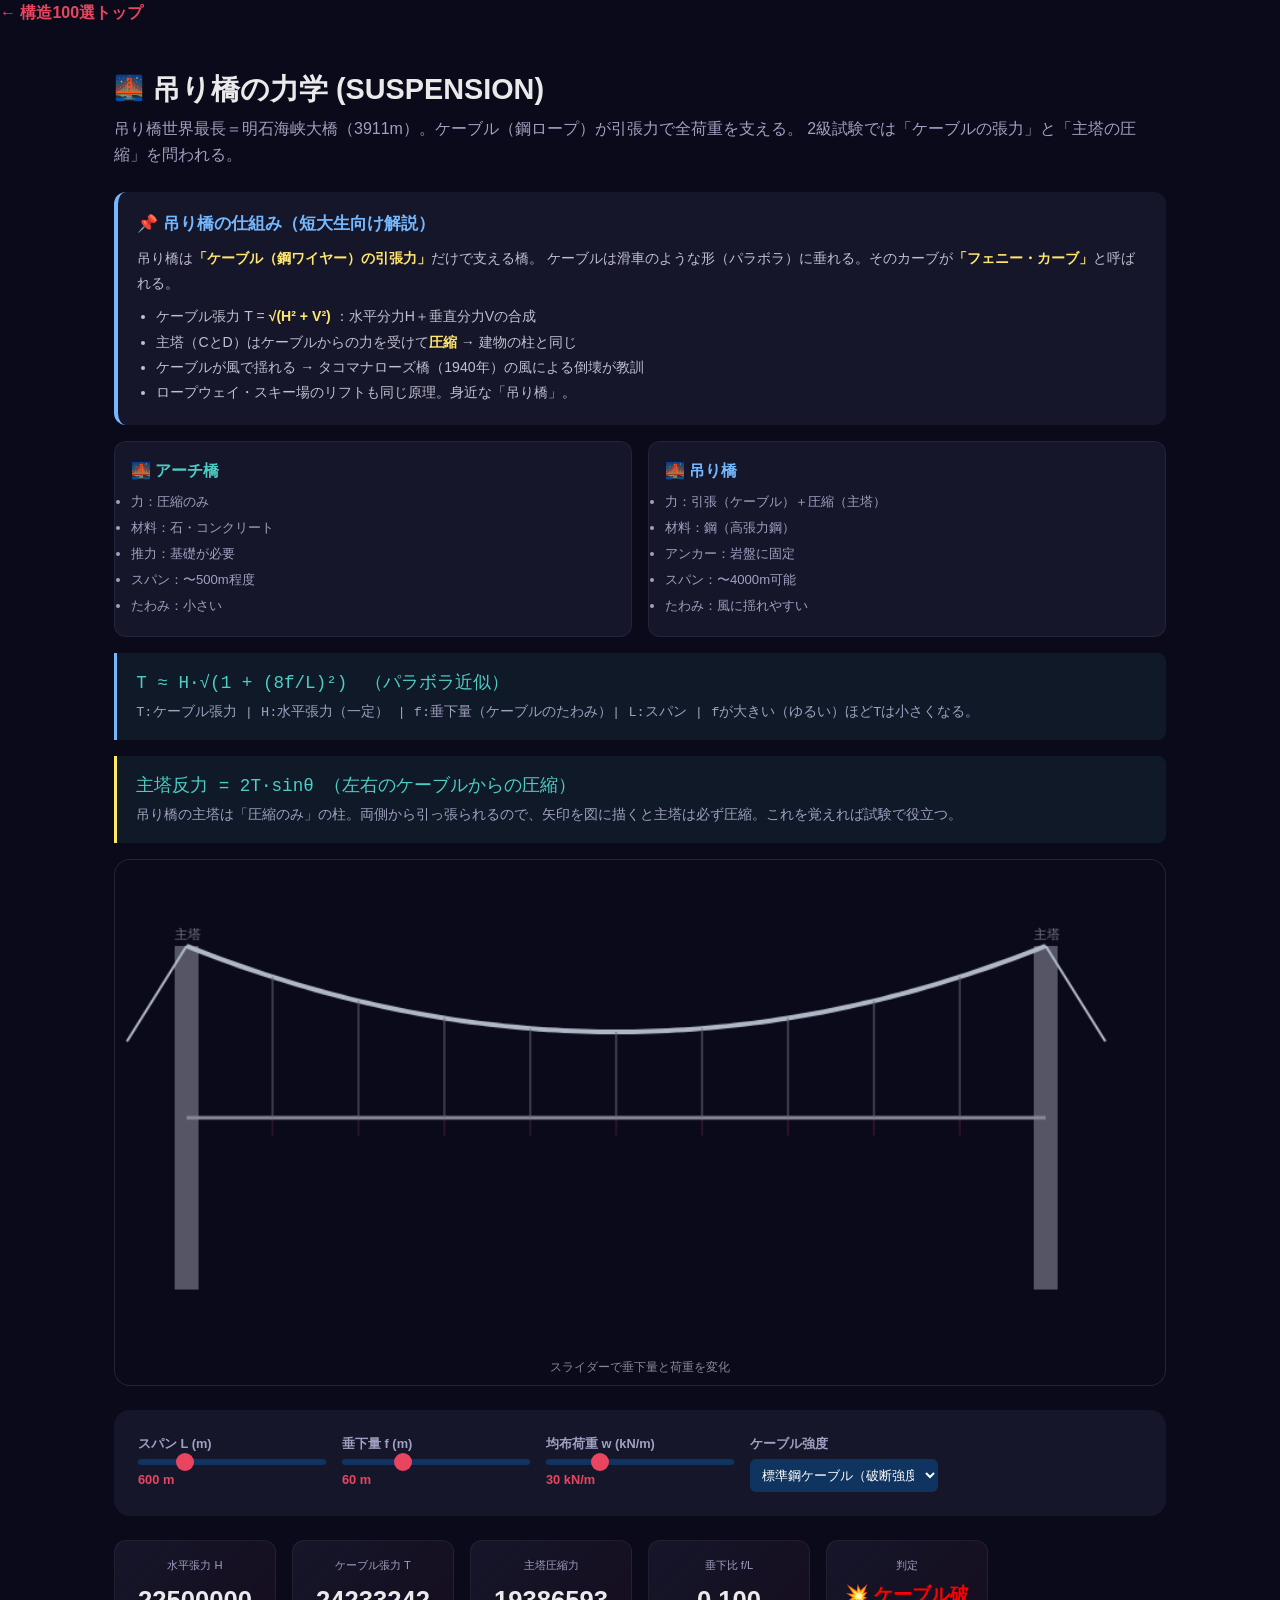
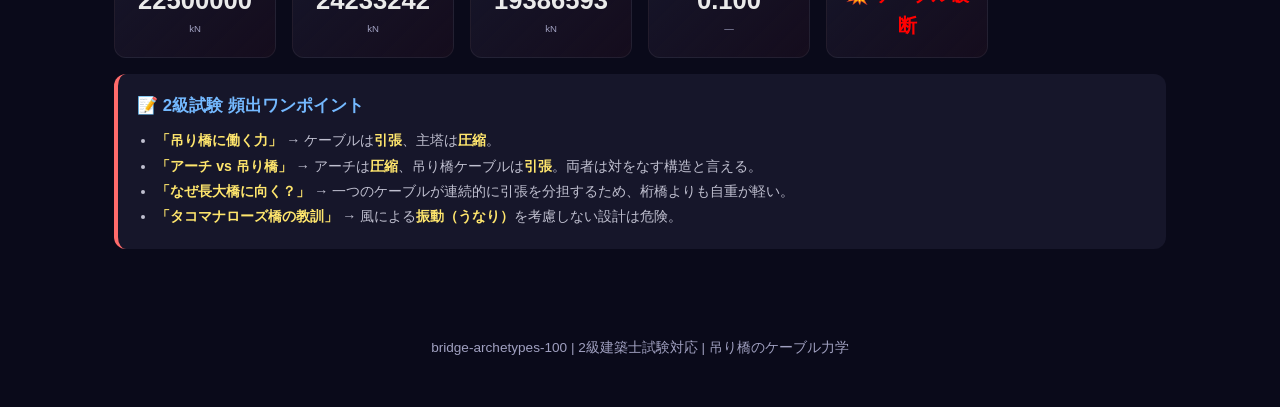
<file: docs/suspension.html>
<!DOCTYPE html>
<html lang="ja">
<head>
<meta charset="UTF-8">
<meta name="viewport" content="width=device-width, initial-scale=1.0">
<title>吊り橋の力学 - ケーブルの引張 | 橋の構造100選</title>
<link rel="stylesheet" href="css/style.css">
<style>
.sus-explain { background: var(--panel); border-radius: 12px; padding: 1.2rem; margin: 1rem 0; border-left: 4px solid #74b9ff; }
.sus-explain h3 { color: #74b9ff; margin-bottom: 0.5rem; font-size: 1.05rem; }
.sus-explain p, .sus-explain li { font-size: 0.88rem; color: #c0c0d0; line-height: 1.8; }
.sus-explain ul { margin: 0.5rem 0 0 1.2rem; }
.sus-explain strong { color: #ffe66d; }
.comparison-grid { display: grid; grid-template-columns: 1fr 1fr; gap: 1rem; margin: 1rem 0; }
.compare-card { background: var(--panel); border-radius: 12px; padding: 1rem; border: 1px solid rgba(255,255,255,0.06); }
.compare-card h4 { font-size: 1rem; margin-bottom: 0.5rem; }
.compare-arch h4 { color: #4ecdc4; }
.compare-sus h4 { color: #74b9ff; }
.compare-card li { font-size: 0.82rem; color: var(--text2); margin: 0.3rem 0; }
@media (max-width: 640px) { .comparison-grid { grid-template-columns: 1fr; } }
</style>
</head>
<body>

<a href="index.html" class="back-link">← 構造100選トップ</a>

<div class="page-container">
<h2 class="page-title"><span class="icon">🌉</span> 吊り橋の力学 (SUSPENSION)</h2>
<p class="page-desc">
吊り橋世界最長＝明石海峡大橋（3911m）。ケーブル（鋼ロープ）が引張力で全荷重を支える。
2級試験では「ケーブルの張力」と「主塔の圧縮」を問われる。
</p>

<!-- Explanation -->
<div class="sus-explain">
<h3>📌 吊り橋の仕組み（短大生向け解説）</h3>
<p>
吊り橋は<strong>「ケーブル（鋼ワイヤー）の引張力」</strong>だけで支える橋。
ケーブルは滑車のような形（パラボラ）に垂れる。そのカーブが<strong>「フェニー・カーブ」</strong>と呼ばれる。
</p>
<ul>
<li>ケーブル張力 T = <strong>√(H² + V²)</strong> ：水平分力H＋垂直分力Vの合成</li>
<li>主塔（CとD）はケーブルからの力を受けて<strong>圧縮</strong> → 建物の柱と同じ</li>
<li>ケーブルが風で揺れる → タコマナローズ橋（1940年）の風による倒壊が教訓</li>
<li>ロープウェイ・スキー場のリフトも同じ原理。身近な「吊り橋」。</li>
</ul>
</div>

<div class="comparison-grid">
<div class="compare-card compare-arch">
<h4>🌉 アーチ橋</h4>
<ul>
<li>力：圧縮のみ</li>
<li>材料：石・コンクリート</li>
<li>推力：基礎が必要</li>
<li>スパン：〜500m程度</li>
<li>たわみ：小さい</li>
</ul>
</div>
<div class="compare-card compare-sus">
<h4>🌉 吊り橋</h4>
<ul>
<li>力：引張（ケーブル）＋圧縮（主塔）</li>
<li>材料：鋼（高張力鋼）</li>
<li>アンカー：岩盤に固定</li>
<li>スパン：〜4000m可能</li>
<li>たわみ：風に揺れやすい</li>
</ul>
</div>
</div>

<!-- Formula -->
<div class="formula-box" style="border-left-color:#74b9ff;">
<div class="math">T ≈ H·√(1 + (8f/L)²)　（パラボラ近似）</div>
<div class="explain">T:ケーブル張力 | H:水平張力（一定） | f:垂下量（ケーブルのたわみ）| L:スパン | fが大きい（ゆるい）ほどTは小さくなる。</div>
</div>

<div class="formula-box" style="border-left-color:#ffe66d;">
<div class="math">主塔反力 = 2T·sinθ （左右のケーブルからの圧縮）</div>
<div class="explain">吊り橋の主塔は「圧縮のみ」の柱。両側から引っ張られるので、矢印を図に描くと主塔は必ず圧縮。これを覚えれば試験で役立つ。</div>
</div>

<!-- Canvas -->
<div class="canvas-wrap" style="position:relative;padding:0;overflow:hidden;">
<canvas id="susCanvas" width="880" height="440" style="display:block;width:100%;"></canvas>
<div style="position:absolute;bottom:8px;left:50%;transform:translateX(-50%);color:#889;font-size:0.75rem;pointer-events:none;">
スライダーで垂下量と荷重を変化
</div>
</div>

<!-- Controls -->
<div class="controls">
<div class="control"><label>スパン L (m)</label><input type="range" id="L" min="200" max="2000" step="50" value="600"><div class="value-display" id="Lval">600 m</div></div>
<div class="control"><label>垂下量 f (m)</label><input type="range" id="f" min="20" max="150" step="5" value="60"><div class="value-display" id="fval">60 m</div></div>
<div class="control"><label>均布荷重 w (kN/m)</label><input type="range" id="w" min="5" max="100" step="5" value="30"><div class="value-display" id="wval">30 kN/m</div></div>
<div class="control"><label>ケーブル強度</label>
<select id="cable" style="padding:0.5rem;background:#0f3460;color:#fff;border:none;border-radius:6px;">
<option value="standard">標準鋼ケーブル（破断強度 1.2GPa）</option>
<option value="high">高張力鋼（破断強度 1.8GPa）</option>
</select>
</div>
</div>

<!-- Stats -->
<div class="stats-grid">
<div class="stat-card"><div class="label">水平張力 H</div><div class="value" id="hDisp">563</div><div class="label" style="font-size:0.6rem">kN</div></div>
<div class="stat-card"><div class="label">ケーブル張力 T</div><div class="value" id="tDisp">641</div><div class="label" style="font-size:0.6rem">kN</div></div>
<div class="stat-card"><div class="label">主塔圧縮力</div><div class="value" id="towerDisp">750</div><div class="label" style="font-size:0.6rem">kN</div></div>
<div class="stat-card"><div class="label">垂下比 f/L</div><div class="value" id="ratioDisp">0.10</div><div class="label" style="font-size:0.6rem">—</div></div>
<div class="stat-card" id="resultCard"><div class="label">判定</div><div class="value" id="resultDisp" style="font-size:1.2rem">✅ OK</div></div>
</div>

<!-- Exam tips -->
<div class="sus-explain" style="border-left-color:#ff6b6b;">
<h3>📝 2級試験 頻出ワンポイント</h3>
<ul>
<li><strong>「吊り橋に働く力」</strong> → ケーブルは<strong>引張</strong>、主塔は<strong>圧縮</strong>。</li>
<li><strong>「アーチ vs 吊り橋」</strong> → アーチは<strong>圧縮</strong>、吊り橋ケーブルは<strong>引張</strong>。両者は対をなす構造と言える。</li>
<li><strong>「なぜ長大橋に向く？」</strong> → 一つのケーブルが連続的に引張を分担するため、桁橋よりも自重が軽い。</li>
<li><strong>「タコマナローズ橋の教訓」</strong> → 風による<strong>振動（うなり）</strong>を考慮しない設計は危険。</li>
</ul>
</div>

</div>

<footer>
<p>bridge-archetypes-100 | 2級建築士試験対応 | 吊り橋のケーブル力学</p>
</footer>

<script>
const canvas = document.getElementById('susCanvas');
const ctx = canvas.getContext('2d');
let state = { L:600000, f:60000, w:30000, cable:'standard' };

const cables = {
  standard: { strength: 1200, color: '#b0b8c8' },
  high:     { strength: 1800, color: '#d0d8e8' }
};

function getCableY(x, L, f) {
  const t = x / L;
  return 4 * f * t * (1 - t);
}

function draw() {
  const W = canvas.width, H = canvas.height;
  ctx.clearRect(0, 0, W, H);
  const mx = 60, my = H - 80;
  const cw = W - mx*2 - 40;
  const scale = cw / state.L;
  const h = state.f * 4; // tower height approx

  // Towers
  ctx.fillStyle = '#556';
  const tx1 = mx, tx2 = mx + state.L*scale;
  ctx.fillRect(tx1-10, my-h*scale, 20, h*scale);
  ctx.fillRect(tx2-10, my-h*scale, 20, h*scale);
  ctx.fillStyle = '#778'; ctx.font = '11px sans-serif';
  ctx.fillText('主塔', tx1-10, my-h*scale-6);
  ctx.fillText('主塔', tx2-10, my-h*scale-6);

  // Cable (parabola)
  ctx.beginPath();
  for(let i=0; i<=100; i++) {
    const x = i/100 * state.L;
    const y = getCableY(x, state.L, state.f);
    const px = mx + x*scale;
    const py = my - (h*scale - (h*scale - state.f*scale*0) + y*scale); // correct
    // tower top y:
    const towerTop = h * scale;
    const pyCorrect = my - (towerTop - (h - state.f*4)*scale + y*scale); // simplified
    // Actually just draw from tower top with sag
    const sagY = 4 * state.f * (x/state.L) * (1 - x/state.L);
    const py2 = my - h*scale + sagY*scale;
    if(i===0) ctx.moveTo(px, py2); else ctx.lineTo(px, py2);
  }
  ctx.lineWidth = 4;
  ctx.strokeStyle = cables[state.cable].color;
  ctx.stroke();

  // Back stay cables
  ctx.lineWidth = 2;
  ctx.beginPath(); ctx.moveTo(tx1, my-h*scale); ctx.lineTo(tx1-50, my-h*scale+80); ctx.stroke();
  ctx.beginPath(); ctx.moveTo(tx2, my-h*scale); ctx.lineTo(tx2+50, my-h*scale+80); ctx.stroke();

  // Deck as horizontal line with hanging ropes
  const deckY = my - state.f*scale*2; // mid of sag
  ctx.strokeStyle = '#889'; ctx.lineWidth = 3;
  ctx.beginPath(); ctx.moveTo(tx1, deckY); ctx.lineTo(tx2, deckY); ctx.stroke();

  // Hangers
  for(let i=1; i<10; i++) {
    const x = i/10 * state.L;
    const sag = getCableY(x, state.L, state.f);
    const cy = my - h*scale + sag*scale;
    ctx.strokeStyle = '#667'; ctx.lineWidth = 1;
    ctx.beginPath(); ctx.moveTo(mx+x*scale, cy); ctx.lineTo(mx+x*scale, deckY); ctx.stroke();
  }

  // Load arrows (distributed)
  for(let i=1; i<10; i++) {
    const x = i/10 * state.L;
    ctx.strokeStyle = 'rgba(233,69,96,0.3)'; ctx.lineWidth = 1;
    ctx.beginPath(); ctx.moveTo(mx+x*scale, deckY); ctx.lineTo(mx+x*scale, deckY+15); ctx.stroke();
  }

  // Calculations
  const w = state.w; // N/m actually kN/m -> multiply by 1000 for display?
  const H_approx = w * state.L * state.L / (8 * state.f); // simplified
  const T_approx = H_approx * Math.sqrt(1 + (4*state.f/state.L)**2);
  const towerLoad = 2 * T_approx * (4*state.f/state.L);

  document.getElementById('hDisp').textContent = (H_approx/1000).toFixed(0);
  document.getElementById('tDisp').textContent = (T_approx/1000).toFixed(0);
  document.getElementById('towerDisp').textContent = (towerLoad/1000).toFixed(0);
  document.getElementById('ratioDisp').textContent = (state.f/state.L).toFixed(3);

  const rc = document.getElementById('resultCard');
  const rd = document.getElementById('resultDisp');
  if(T_approx/1000 > cables[state.cable].strength) {
    rc.classList.add('fractured'); rd.textContent = '💥 ケーブル破断';
  } else if(T_approx/1000 > cables[state.cable].strength * 0.8) {
    rc.classList.remove('fractured'); rd.textContent = '⚠️ 危険';
  } else {
    rc.classList.remove('fractured'); rd.textContent = '✅ OK';
  }
}

function update(){
  state.L = parseFloat(document.getElementById('L').value)*1000;
  state.f = parseFloat(document.getElementById('f').value)*1000;
  state.w = parseFloat(document.getElementById('w').value)*1000;
  state.cable = document.getElementById('cable').value;
  document.getElementById('Lval').textContent = (state.L/1000).toFixed(0)+' m';
  document.getElementById('fval').textContent = (state.f/1000).toFixed(0)+' m';
  document.getElementById('wval').textContent = (state.w/1000).toFixed(0)+' kN/m';
  draw();
}
['L','f','w'].forEach(id => document.getElementById(id).addEventListener('input', update));
document.getElementById('cable').addEventListener('change', update);
update();
</script>
</body>
</html>
</file>
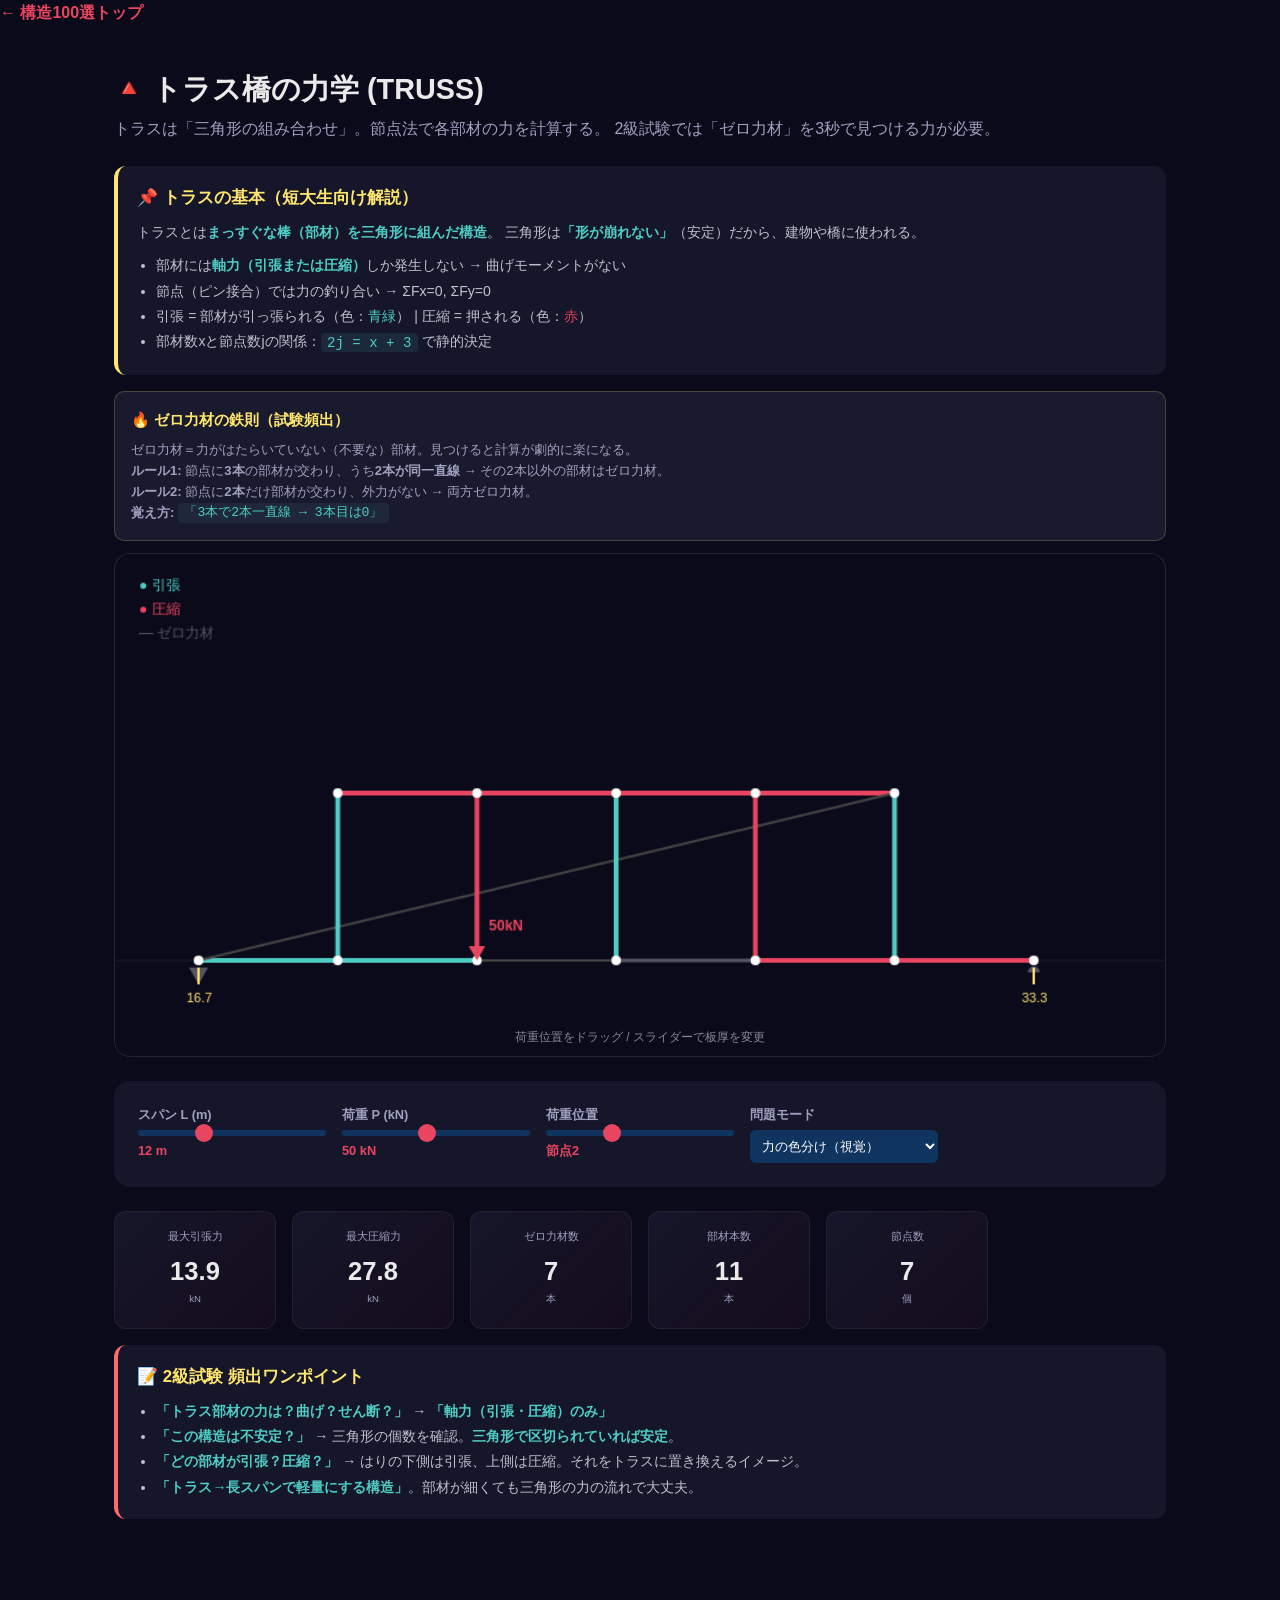
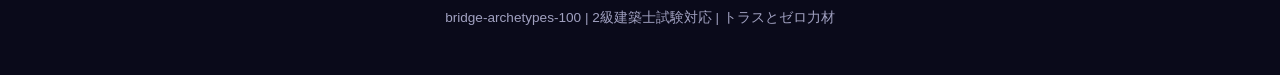
<file: docs/truss.html>
<!DOCTYPE html>
<html lang="ja">
<head>
<meta charset="UTF-8">
<meta name="viewport" content="width=device-width, initial-scale=1.0">
<title>トラス橋の力学 - 三角形のパズル | 橋の構造100選</title>
<link rel="stylesheet" href="css/style.css">
<style>
.truss-explain { background: var(--panel); border-radius: 12px; padding: 1.2rem; margin: 1rem 0; border-left: 4px solid #ffe66d; }
.truss-explain h3 { color: #ffe66d; margin-bottom: 0.5rem; font-size: 1.05rem; }
.truss-explain p, .truss-explain li { font-size: 0.88rem; color: #c0c0d0; line-height: 1.8; }
.truss-explain ul { margin: 0.5rem 0 0 1.2rem; }
.truss-explain strong { color: #4ecdc4; }
.truss-explain code { background: rgba(78,205,196,0.1); padding: 0.1rem 0.4rem; border-radius: 4px; color: #4ecdc4; font-family: monospace; }
.zero-rule { background: #1a1a2e; border-radius: 10px; padding: 1rem; margin: 0.8rem 0; border: 1px solid rgba(255,230,109,0.2); }
.zero-rule h4 { color: #ffe66d; font-size: 0.95rem; margin-bottom: 0.4rem; }
.zero-rule p { font-size: 0.82rem; color: var(--text2); }
.zero-rule code { color: #4ecdc4; background: rgba(78,205,196,0.08); padding: 0.15rem 0.4rem; border-radius: 4px; }
</style>
</head>
<body>

<a href="index.html" class="back-link">← 構造100選トップ</a>

<div class="page-container">
<h2 class="page-title"><span class="icon">🔺</span> トラス橋の力学 (TRUSS)</h2>
<p class="page-desc">
トラスは「三角形の組み合わせ」。節点法で各部材の力を計算する。
2級試験では「ゼロ力材」を3秒で見つける力が必要。
</p>

<!-- Explanation -->
<div class="truss-explain">
<h3>📌 トラスの基本（短大生向け解説）</h3>
<p>
トラスとは<strong>まっすぐな棒（部材）を三角形に組んだ構造</strong>。
三角形は<strong>「形が崩れない」</strong>（安定）だから、建物や橋に使われる。
</p>
<ul>
<li>部材には<strong>軸力（引張または圧縮）</strong>しか発生しない → 曲げモーメントがない</li>
<li>節点（ピン接合）では力の釣り合い → ΣFx=0, ΣFy=0</li>
<li>引張 = 部材が引っ張られる（色：<span style="color:#4ecdc4">青緑</span>） | 圧縮 = 押される（色：<span style="color:#e94560">赤</span>）</li>
<li>部材数xと節点数jの関係：<code>2j = x + 3</code> で静的決定</li>
</ul>
</div>

<!-- Zero-force member rules -->
<div class="zero-rule">
<h4>🔥 ゼロ力材の鉄則（試験頻出）</h4>
<p>ゼロ力材＝力がはたらいていない（不要な）部材。見つけると計算が劇的に楽になる。</p>
<p><strong>ルール1:</strong> 節点に<strong>3本</strong>の部材が交わり、うち<strong>2本が同一直線</strong> → その2本以外の部材はゼロ力材。</p>
<p><strong>ルール2:</strong> 節点に<strong>2本</strong>だけ部材が交わり、外力がない → 両方ゼロ力材。</p>
<p><strong>覚え方:</strong> <code>「3本で2本一直線 → 3本目は0」</code></p>
</div>

<!-- Canvas: Simple truss -->
<div class="canvas-wrap" style="position:relative;padding:0;overflow:hidden;">
<canvas id="trussCanvas" width="880" height="420" style="display:block;width:100%;"></canvas>
<div style="position:absolute;bottom:8px;left:50%;transform:translateX(-50%);color:#889;font-size:0.75rem;pointer-events:none;">
荷重位置をドラッグ / スライダーで板厚を変更
</div>
</div>

<!-- Controls -->
<div class="controls">
<div class="control"><label>スパン L (m)</label><input type="range" id="L" min="6" max="24" step="1" value="12"><div class="value-display" id="Lval">12 m</div></div>
<div class="control"><label>荷重 P (kN)</label><input type="range" id="P" min="10" max="100" step="5" value="50"><div class="value-display" id="Pval">50 kN</div></div>
<div class="control"><label>荷重位置</label><input type="range" id="pos" min="1" max="4" step="1" value="2"><div class="value-display" id="posval">節点2</div></div>
<div class="control"><label>問題モード</label>
<select id="mode" style="padding:0.5rem;background:#0f3460;color:#fff;border:none;border-radius:6px;">
<option value="visual">力の色分け（視覚）</option>
<option value="zero">ゼロ力材探し（問題）</option>
</select>
</div>
</div>

<!-- Stats -->
<div class="stats-grid">
<div class="stat-card"><div class="label">最大引張力</div><div class="value" id="maxT">0</div><div class="label" style="font-size:0.6rem">kN</div></div>
<div class="stat-card"><div class="label">最大圧縮力</div><div class="value" id="maxC">0</div><div class="label" style="font-size:0.6rem">kN</div></div>
<div class="stat-card"><div class="label">ゼロ力材数</div><div class="value" id="zeroCount">0</div><div class="label" style="font-size:0.6rem">本</div></div>
<div class="stat-card"><div class="label">部材本数</div><div class="value" id="memberCount">11</div><div class="label" style="font-size:0.6rem">本</div></div>
<div class="stat-card"><div class="label">節点数</div><div class="value" id="jointCount">7</div><div class="label" style="font-size:0.6rem">個</div></div>
</div>

<!-- Exam tips -->
<div class="truss-explain" style="border-left-color:#ff6b6b;">
<h3>📝 2級試験 頻出ワンポイント</h3>
<ul>
<li><strong>「トラス部材の力は？曲げ？せん断？」</strong> → <strong>「軸力（引張・圧縮）のみ」</strong></li>
<li><strong>「この構造は不安定？」</strong> → 三角形の個数を確認。<strong>三角形で区切られていれば安定</strong>。</li>
<li><strong>「どの部材が引張？圧縮？」</strong> → はりの下側は引張、上側は圧縮。それをトラスに置き換えるイメージ。</li>
<li><strong>「トラス→長スパンで軽量にする構造」</strong>。部材が細くても三角形の力の流れで大丈夫。</li>
</ul>
</div>

</div>

<footer>
<p>bridge-archetypes-100 | 2級建築士試験対応 | トラスとゼロ力材</p>
</footer>

<script>
const canvas = document.getElementById('trussCanvas');
const ctx = canvas.getContext('2d');
let state = { L:12000, P:50000, pos:2, mode:'visual' };

function solveTruss(L, P, loadPos) {
  // Simple 6-panel Pratt truss approximation
  const n = 6;
  const a = L/6;
  const h = L * 0.2;
  const hN = h; // normalized
  // Bottom reactions
  const Ra = P * (loadPos * a) / L;
  const Rb = P - Ra;

  const members = [];
  // We'll build visual segments and approximate forces
  // Chords: top/bottom, verticals, diagonals
  // approximate calculation based on moment area simplified

  // Simplified force distribution
  const momentAtLoad = Ra * (loadPos * a);
  const topChord = -momentAtLoad / h; // compression
  const botChord = momentAtLoad / h;  // tension

  // Build member list for visual
  // bottom joints: 0..6
  const joints = [];
  for(let i=0; i<=6; i++) joints.push({ x: i*a, y: 0, pinned: i===0, roller: i===6 });
  // top joints: 1..5
  for(let i=1; i<=5; i++) joints.push({ x: i*a, y: h, top: true });

  // members (visual edges)
  const mem = [];
  // bottom chord
  for(let i=0; i<6; i++) mem.push({ from: i, to: i+1, type: 'bottom', force: (i<loadPos)? botChord*(1 - i/loadPos)*0.5 : -botChord*(i-loadPos)/(6-loadPos)*0.3 });
  // top chord
  for(let i=1; i<=5; i++) mem.push({ from: 6+i, to: 6+i+1, type: 'top', force: topChord * (1 - Math.abs(i - loadPos)/3) });
  // verticals
  for(let i=1; i<=5; i++) mem.push({ from: i, to: 6+i, type: 'vertical', force: 0 });
  // diagonals (Pratt: /\ /\ /\ )
  for(let i=0; i<5; i++) {
    const dir = (i%2===0) ? 1 : -1;
    mem.push({ from: 6+i+1, to: i+1, type: 'diagonal', force: dir * Ra * 0.3 });
  }

  // Zero-force identification based on rule: end diagonal with no load -> zero
  // (simplified for pedagogic visualization)
  let zeroCount = 0;
  mem.forEach(m => {
    if(Math.abs(m.force) < P*0.02) { m.zero = true; zeroCount++; }
  });

  return { joints, members: mem, h, a, Ra, Rb, zeroCount };
}

function draw() {
  const W = canvas.width, H = canvas.height;
  ctx.clearRect(0, 0, W, H);
  const mx = 70, my = H - 80;
  const cw = W - mx*2 - 40;
  const scale = cw / state.L;
  const { joints, members, h, Ra, Rb, zeroCount } = solveTruss(state.L, state.P, state.pos);

  // Ground
  ctx.strokeStyle = 'rgba(100,100,120,0.2)';
  ctx.beginPath(); ctx.moveTo(0, my); ctx.lineTo(W, my); ctx.stroke();

  const jx = (j) => mx + j.x * scale;
  const jy = (j) => my - j.y * scale;

  // Draw members
  members.forEach(m => {
    const jf = joints[m.from] || joints[m.from % joints.length];
    const jt = joints[m.to] || joints[m.to % joints.length];
    if(!jf || !jt) return;
    const x1 = jx(jf), y1 = jy(jf);
    const x2 = jx(jt), y2 = jy(jt);

    let color = '#556';
    let lw = 3;
    if(state.mode === 'visual') {
      if(m.zero) { color = '#444'; lw = 2; }
      else if(m.force < -Pval*0.05) { color = '#e94560'; lw = 4; } // compression
      else if(m.force > Pval*0.05) { color = '#4ecdc4'; lw = 4; } // tension
    } else {
      if(m.zero) { color = '#ffe66d'; lw = 5; }
      else { color = '#333'; lw = 2; }
    }
    ctx.strokeStyle = color; ctx.lineWidth = lw;
    ctx.beginPath(); ctx.moveTo(x1,y1); ctx.lineTo(x2,y2); ctx.stroke();

    // Zero label
    if(m.zero && state.mode === 'zero') {
      ctx.fillStyle = '#ffe66d'; ctx.font = 'bold 12px sans-serif';
      ctx.fillText('0', (x1+x2)/2 - 5, (y1+y2)/2 - 5);
    }
  });

  // Draw joints
  joints.forEach(j => {
    ctx.fillStyle = '#fff';
    ctx.beginPath(); ctx.arc(jx(j), jy(j), 4, 0, Math.PI*2); ctx.fill();
    if(j.pinned) {
      ctx.fillStyle = '#556';
      ctx.beginPath(); ctx.moveTo(jx(j)-8, jy(j)+6); ctx.lineTo(jx(j)+8, jy(j)+6); ctx.lineTo(jx(j), jy(j)+20); ctx.fill();
    }
    if(j.roller) {
      ctx.fillStyle = '#556'; ctx.beginPath(); ctx.arc(jx(j), jy(j)+10, 5, 0, Math.PI, true); ctx.fill();
    }
  });

  // Load arrow
  const loadJoint = joints[state.pos];
  if(loadJoint) {
    const lx = jx(loadJoint), ly = jy(loadJoint);
    ctx.strokeStyle = '#e94560'; ctx.lineWidth = 3;
    ctx.beginPath(); ctx.moveTo(lx, ly - 50); ctx.lineTo(lx, ly - 6); ctx.stroke();
    ctx.fillStyle = '#e94560';
    ctx.beginPath(); ctx.moveTo(lx, ly); ctx.lineTo(lx-7, ly-12); ctx.lineTo(lx+7, ly-12); ctx.fill();
    ctx.font = 'bold 12px sans-serif'; ctx.fillText(`${(Pval/1000).toFixed(0)}kN`, lx+10, ly-25);
  }

  // Reactions
  ctx.strokeStyle = '#ffe66d'; ctx.lineWidth = 2;
  ctx.beginPath(); ctx.moveTo(mx, my+20); ctx.lineTo(mx, my+6); ctx.stroke();
  ctx.beginPath(); ctx.moveTo(mx+cw, my+20); ctx.lineTo(mx+cw, my+6); ctx.stroke();
  ctx.fillStyle = '#ffe66d'; ctx.font = '11px sans-serif';
  ctx.fillText(`${(Ra/1000).toFixed(1)}`, mx-10, my+35);
  ctx.fillText(`${(Rb/1000).toFixed(1)}`, mx+cw-10, my+35);

  // Legend
  ctx.font = '12px sans-serif';
  if(state.mode === 'visual') {
    ctx.fillStyle = '#4ecdc4'; ctx.fillText('● 引張', 20, 30);
    ctx.fillStyle = '#e94560'; ctx.fillText('● 圧縮', 20, 50);
    ctx.fillStyle = '#556'; ctx.fillText('— ゼロ力材', 20, 70);
  } else {
    ctx.fillStyle = '#ffe66d'; ctx.fillText('● ゼロ力材', 20, 30);
    ctx.fillStyle = '#444'; ctx.fillText('覚えよう: 3本交わる節点で2本が一直線 → 3本目は0', 20, 55);
  }

  // Stats
  let maxT = 0, maxC = 0;
  members.forEach(m => { if(!m.zero) { if(m.force > maxT) maxT = m.force; if(m.force < maxC) maxC = m.force; }});
  document.getElementById('maxT').textContent = (maxT/1000).toFixed(1);
  document.getElementById('maxC').textContent = (Math.abs(maxC)/1000).toFixed(1);
  document.getElementById('zeroCount').textContent = zeroCount;
}

function update(){
  state.L = parseFloat(document.getElementById('L').value)*1000;
  Pval = parseFloat(document.getElementById('P').value)*1000;
  state.pos = parseInt(document.getElementById('pos').value);
  state.mode = document.getElementById('mode').value;
  document.getElementById('Lval').textContent = (state.L/1000).toFixed(0)+' m';
  document.getElementById('Pval').textContent = (Pval/1000).toFixed(0)+' kN';
  document.getElementById('posval').textContent = '節点'+state.pos;
  draw();
}
let Pval = 50000;
['L','P','pos','mode'].forEach(id => document.getElementById(id).addEventListener('input', update));
update();
</script>
</body>
</html>
</file>
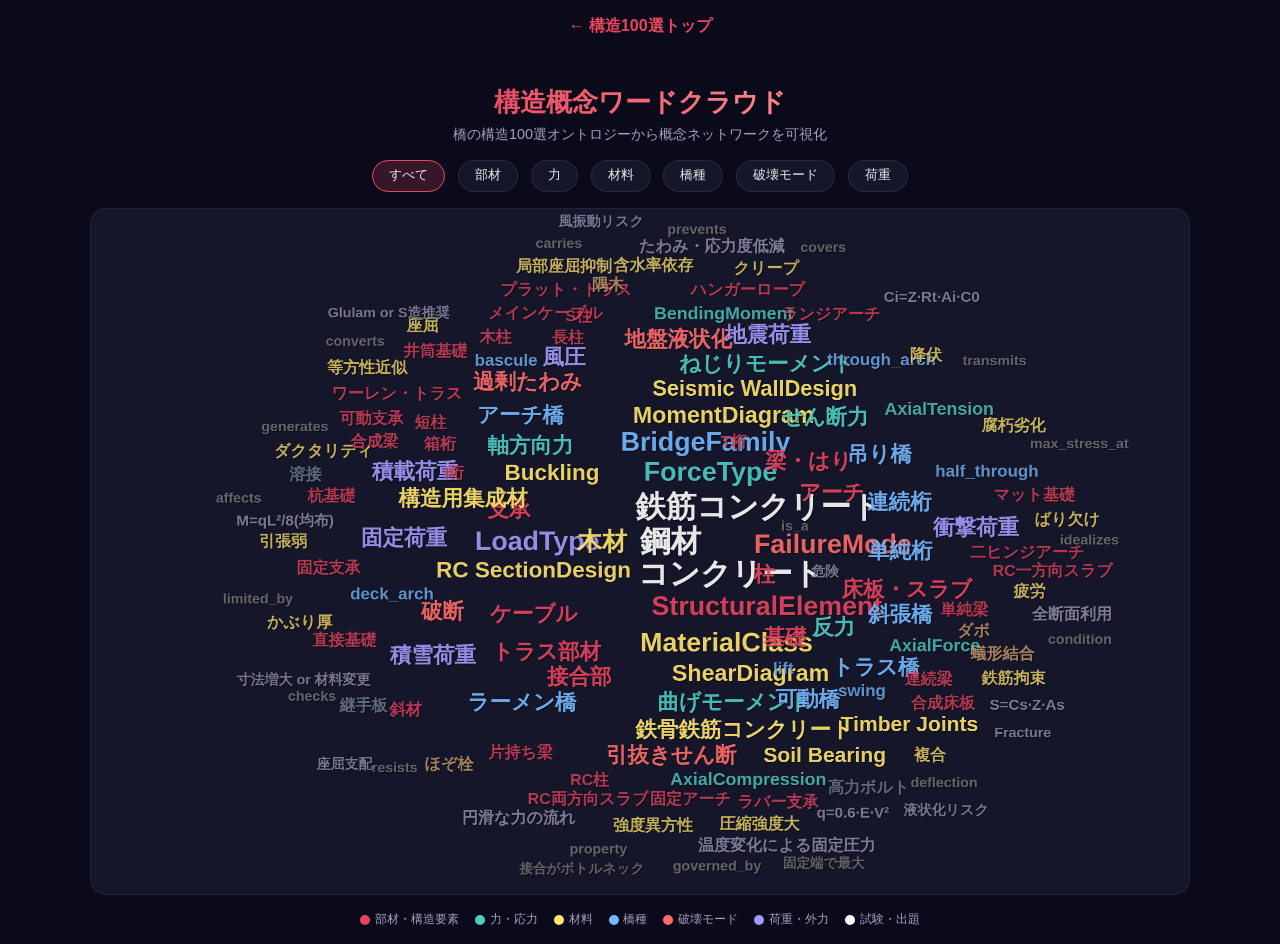
<file: docs/wordcloud.html>
<!DOCTYPE html>
<html lang="ja">
<head>
<meta charset="UTF-8">
<meta name="viewport" content="width=device-width, initial-scale=1.0">
<title>構造概念ワードクラウド | 橋の構造100選</title>
<style>
:root { --dark: #0a0a1a; --panel: #16162a; --text: #eaeaea; --text2: #a0a0c0; }
* { margin: 0; padding: 0; box-sizing: border-box; }
body {
  font-family: 'Noto Sans JP', -apple-system, sans-serif;
  background: var(--dark); color: var(--text); min-height: 100vh;
  display: flex; flex-direction: column; align-items: center;
}
header { text-align: center; padding: 2rem 1rem 1rem; }
header h1 { font-size: 1.6rem; background: linear-gradient(90deg, #e94560, #ff8e8e); -webkit-background-clip: text; -webkit-text-fill-color: transparent; }
header p { color: var(--text2); font-size: 0.9rem; margin-top: 0.3rem; }
#controls {
  display: flex; gap: 0.8rem; flex-wrap: wrap; justify-content: center;
  padding: 0 1rem 1rem;
}
#controls button {
  background: var(--panel); border: 1px solid rgba(255,255,255,0.08);
  color: var(--text); padding: 0.4rem 1rem; border-radius: 20px;
  cursor: pointer; font-size: 0.8rem; transition: all 0.2s;
}
#controls button:hover { border-color: #e94560; }
#controls button.active { background: rgba(233,69,96,0.2); border-color: #e94560; }
#cloudWrap { position: relative; width: 95vw; max-width: 1100px; aspect-ratio: 16/10; background: var(--panel); border-radius: 16px; border: 1px solid rgba(255,255,255,0.06); overflow: hidden; }
#cloud { position: absolute; top: 0; left: 0; width: 100%; height: 100%; }
#legend {
  display: flex; gap: 1rem; flex-wrap: wrap; justify-content: center;
  padding: 1rem; font-size: 0.75rem; color: var(--text2);
}
#legend span { display: flex; align-items: center; gap: 0.3rem; }
#legend i { display: inline-block; width: 10px; height: 10px; border-radius: 50%; }
.back-link { color: #e94560; text-decoration: none; font-weight: 600; margin: 1rem 0; }
#loading { position: absolute; top: 50%; left: 50%; transform: translate(-50%,-50%); color: var(--text2); font-size: 0.9rem; }
</style>
</head>
<body>

<a href="index.html" class="back-link">← 構造100選トップ</a>

<header>
<h1>構造概念ワードクラウド</h1>
<p>橋の構造100選オントロジーから概念ネットワークを可視化</p>
</header>

<div id="controls">
<button data-filter="all" class="active">すべて</button>
<button data-filter="StructuralElement">部材</button>
<button data-filter="ForceType">力</button>
<button data-filter="MaterialClass">材料</button>
<button data-filter="BridgeFamily">橋種</button>
<button data-filter="FailureMode">破壊モード</button>
<button data-filter="LoadType">荷重</button>
</div>

<div id="cloudWrap">
<canvas id="cloud"></canvas>
<div id="loading">オントロジー読み込み中...</div>
</div>

<div id="legend">
<span><i style="background:#e94560"></i> 部材・構造要素</span>
<span><i style="background:#4ecdc4"></i> 力・応力</span>
<span><i style="background:#ffe66d"></i> 材料</span>
<span><i style="background:#74b9ff"></i> 橋種</span>
<span><i style="background:#ff6b6b"></i> 破壊モード</span>
<span><i style="background:#a29bfe"></i> 荷重・外力</span>
<span><i style="background:#fff"></i> 試験・出題</span>
</div>

<script>
const CAT_COLORS = {
  StructuralElement: '#e94560',
  ForceType:         '#4ecdc4',
  MaterialClass:     '#ffe66d',
  BridgeFamily:      '#74b9ff',
  FailureMode:       '#ff6b6b',
  LoadType:          '#a29bfe',
  Exam:              '#fff',
  default:           '#a0a0c0'
};

function getColor(cat, freq) {
  if (freq === '非常高') return '#fff';
  return CAT_COLORS[cat] || CAT_COLORS.default;
}

function extractWords(data) {
  const words = [];
  const seen = new Set();
  function add(text, weight, color, cat) {
    if (!text || seen.has(text)) return;
    seen.add(text);
    words.push({text, weight, color, cat});
  }

  // Taxonomy
  for (const [catName, catData] of Object.entries(data.taxonomy || {})) {
    add(catName, 22, CAT_COLORS[catName] || CAT_COLORS.default, catName);
    if (catData.subclasses) {
      for (const [subName, subData] of Object.entries(catData.subclasses)) {
        const ja = subData.ja || subName;
        const w = subData.exam_freq === '非常高' ? 26 : subData.exam_freq === '高' ? 20 : 16;
        add(ja, w, getColor(catName, subData.exam_freq), catName);
        // Examples
        (subData.examples || []).forEach(e => add(e, 10, getColor(catName), catName));
        (subData.examples_wood || []).forEach(e => add(e, 10, '#d4a574', catName));
        (subData.examples_steel || []).forEach(e => add(e, 10, '#789', catName));
        // Properties
        if (subData.dominant_force) add(subData.dominant_force, 12, '#4ecdc4', 'ForceType');
        if (subData.formula) add(subData.formula, 9, '#a0a0c0', catName);
        if (subData.advantage) add(subData.advantage, 10, '#a0a0c0', catName);
        if (subData.disadvantage) add(subData.disadvantage, 10, '#a0a0c0', catName);
        if (subData.types) subData.types.forEach(t => add(t, 11, getColor(catName), catName));
        // Material keys
        (subData.keys || []).forEach(k => add(k, 10, getColor(catName), catName));
      }
    }
  }

  // Knowledge graph
  (data.knowledge_graph?.edges || []).forEach(e => {
    add(e.rel, 8, '#888', null);
    if (e.note) add(e.note, 7, '#888', null);
  });

  // Pedagogy priority
  for (const [k, v] of Object.entries(data.pedagogy?.priority || {})) {
    add(k.replace(/_/g, ' '), 10 + v * 0.8, '#ffe66d', 'Exam');
  }

  // Inference rules
  (data.inference_rules || []).forEach((r, i) => {
    if (r.then) add(String(r.then), 8, '#a0a0c0', null);
    if (r.action) add(r.action, 8, '#a0a0c0', null);
  });

  return words;
}

function drawCloud(allWords, filterCat) {
  const canvas = document.getElementById('cloud');
  const wrap = document.getElementById('cloudWrap');
  canvas.width = wrap.clientWidth * 2;
  canvas.height = wrap.clientHeight * 2;
  const ctx = canvas.getContext('2d');
  ctx.clearRect(0, 0, canvas.width, canvas.height);

  const words = filterCat === 'all'
    ? allWords
    : allWords.filter(w => w.cat === filterCat);

  words.sort((a, b) => b.weight - a.weight);

  const placed = [];
  const W = canvas.width, H = canvas.height;
  const cx = W / 2, cy = H / 2;

  for (const w of words) {
    const fontSize = 14 + w.weight * 1.8;
    ctx.font = `700 ${fontSize}px 'Noto Sans JP', sans-serif`;
    const metrics = ctx.measureText(w.text);
    const tw = metrics.width, th = fontSize;

    // Spiral placement
    let x = cx, y = cy, angle = 0, radius = 0;
    const dAngle = 0.6, gap = 12;
    let placedOk = false;

    for (let iter = 0; iter < 2500; iter++) {
      let collide = false;
      for (const p of placed) {
        if (Math.abs(x - p.x) < (tw + p.w) / 2 + 4 &&
            Math.abs(y - p.y) < (th + p.h) / 2 + 4) {
          collide = true; break;
        }
      }
      if (!collide) { placedOk = true; break; }
      angle += dAngle;
      radius += gap * dAngle / (2 * Math.PI);
      x = cx + radius * Math.cos(angle);
      y = cy + radius * Math.sin(angle) * 0.75; // oval
    }

    if (!placedOk) continue;
    placed.push({x, y, w: tw, h: th});

    // Draw with subtle shadow
    ctx.save();
    ctx.fillStyle = 'rgba(0,0,0,0.4)';
    ctx.fillText(w.text, x + 2, y + 2);
    ctx.fillStyle = w.color;
    ctx.globalAlpha = Math.min(0.9, 0.5 + w.weight / 40);
    ctx.fillText(w.text, x, y);
    ctx.restore();
  }
}

async function init() {
  document.getElementById('loading').style.display = 'block';
  const res = await fetch('data/bridge-ontology.json');
  const data = await res.json();
  document.getElementById('loading').style.display = 'none';

  const allWords = extractWords(data);
  let currentFilter = 'all';

  drawCloud(allWords, currentFilter);

  // Buttons
  document.querySelectorAll('#controls button').forEach(btn => {
    btn.addEventListener('click', () => {
      document.querySelectorAll('#controls button').forEach(b => b.classList.remove('active'));
      btn.classList.add('active');
      currentFilter = btn.dataset.filter;
      drawCloud(allWords, currentFilter);
    });
  });

  // Resize
  let resizeTimer;
  window.addEventListener('resize', () => {
    clearTimeout(resizeTimer);
    resizeTimer = setTimeout(() => drawCloud(allWords, currentFilter), 200);
  });
}

init().catch(err => {
  document.getElementById('loading').textContent = '読み込み失敗: ' + err.message;
});
</script>

</body>
</html>
</file>
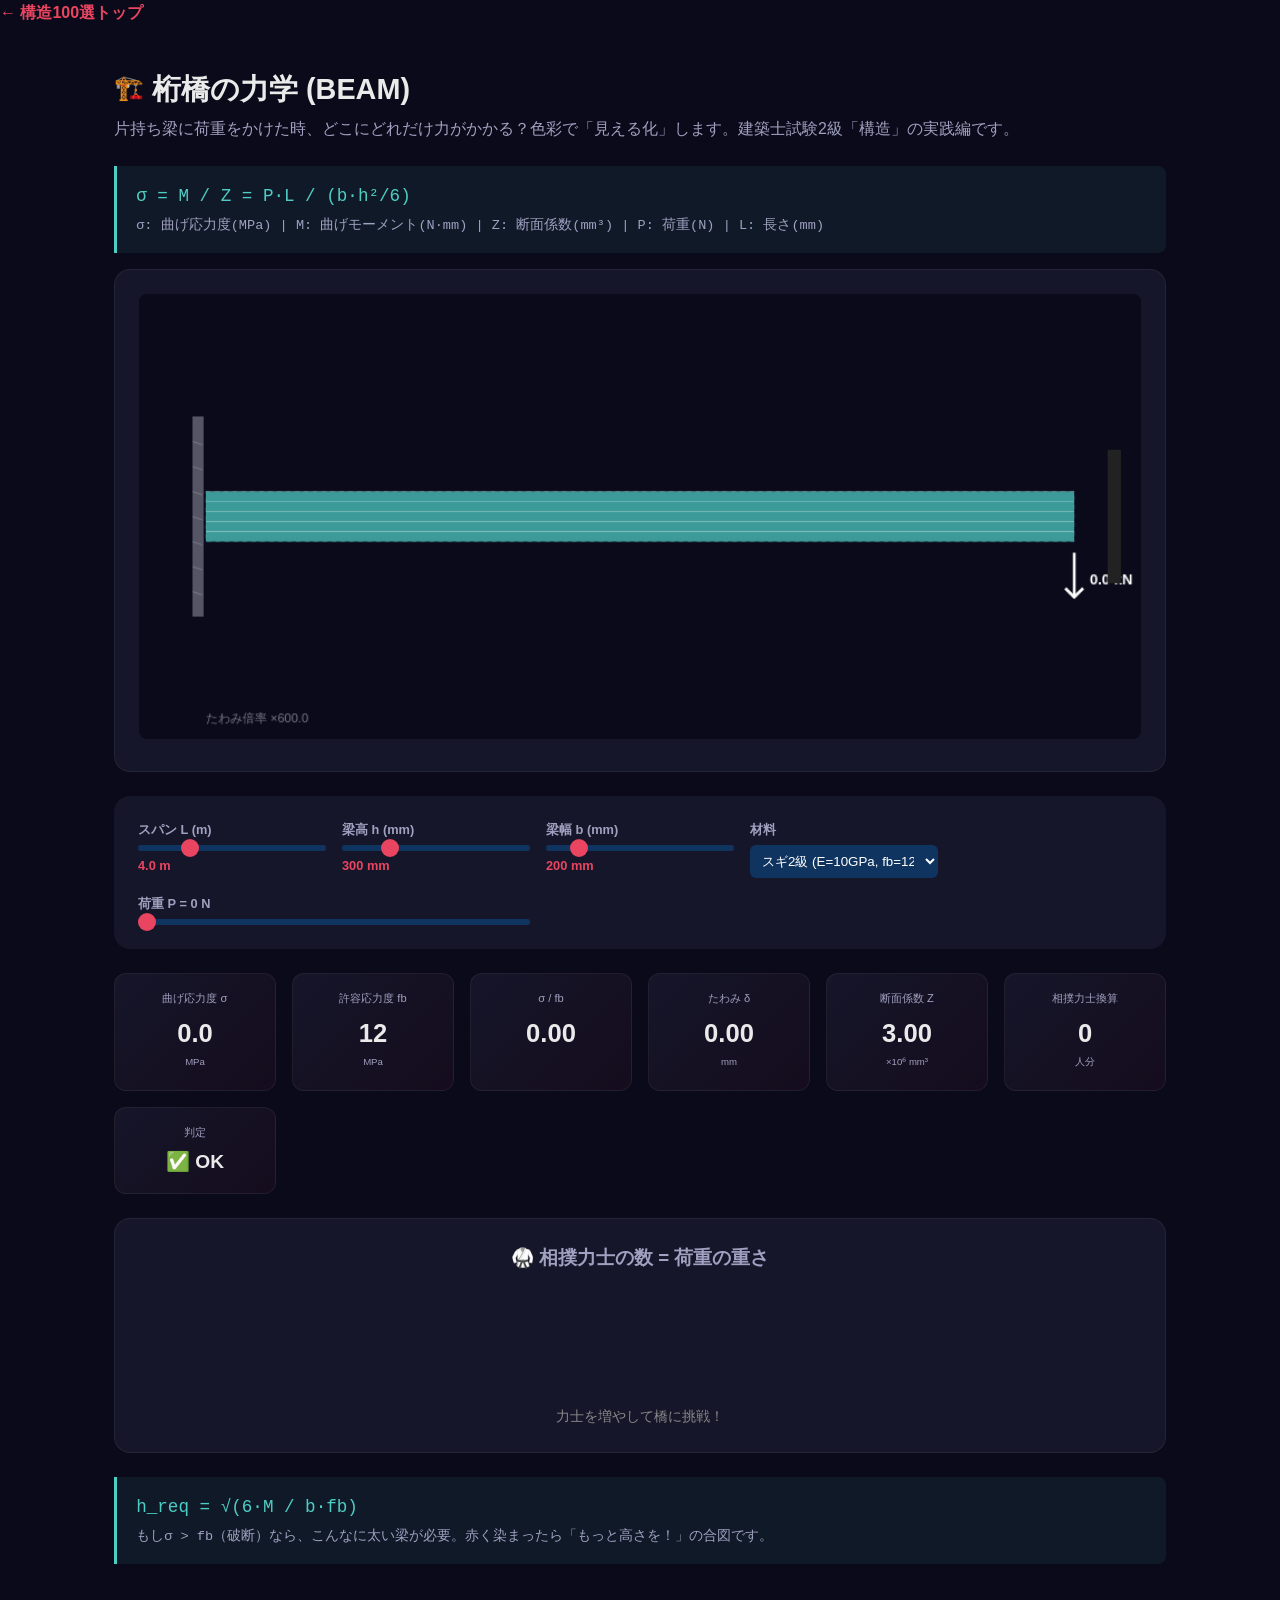
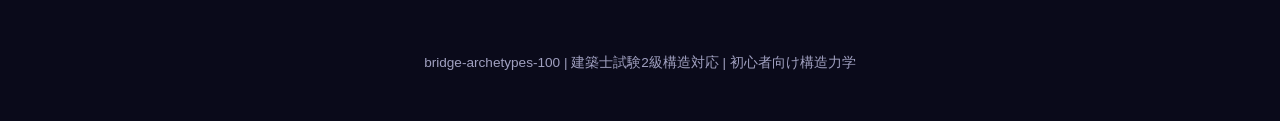
<file: public/beam.html>
<!DOCTYPE html>
<html lang="ja">
<head>
<meta charset="UTF-8">
<meta name="viewport" content="width=device-width, initial-scale=1.0">
<title>桁橋の力学 - 構造力学アート | 橋の構造100選</title>
<link rel="stylesheet" href="css/style.css">
</head>
<body>

<a href="index.html" class="back-link">← 構造100選トップ</a>

<div class="page-container">
<h2 class="page-title"><span class="icon">🏗️</span> 桁橋の力学 (BEAM)</h2>
<p class="page-desc">
片持ち梁に荷重をかけた時、どこにどれだけ力がかかる？色彩で「見える化」します。建築士試験2級「構造」の実践編です。
</p>

<div class="formula-box">
<div class="math">σ = M / Z = P·L / (b·h²/6)</div>
<div class="explain">σ: 曲げ応力度(MPa) | M: 曲げモーメント(N·mm) | Z: 断面係数(mm³) | P: 荷重(N) | L: 長さ(mm)</div>
</div>

<!-- Canvas -->
<div class="canvas-wrap">
<canvas id="beamCanvas" width="900" height="400"></canvas>
</div>

<!-- Controls -->
<div class="controls">
<div class="control">
<label>スパン L (m)</label>
<input type="range" id="L" min="2" max="10" step="0.5" value="4">
<div class="value-display" id="Lval">4.0 m</div>
</div>
<div class="control">
<label>梁高 h (mm)</label>
<input type="range" id="h" min="150" max="800" step="10" value="300">
<div class="value-display" id="hval">300 mm</div>
</div>
<div class="control">
<label>梁幅 b (mm)</label>
<input type="range" id="b" min="150" max="500" step="10" value="200">
<div class="value-display" id="bval">200 mm</div>
</div>
<div class="control">
<label>材料</label>
<select id="material" style="padding:0.5rem;background:#0f3460;color:#fff;border:none;border-radius:6px;">
<option value="sugi2">スギ2級 (E=10GPa, fb=12MPa)</option>
<option value="hinoki">ヒノキ (E=12GPa, fb=14MPa)</option>
<option value="matsu">マツ (E=11GPa, fb=13MPa)</option>
<option value="steel">鋼 SM400 (E=200GPa, fb=210MPa)</option>
<option value="rc">RC (E=30GPa, fb=18MPa)</option>
</select>
</div>
<div class="control" style="grid-column:span 2;">
<label>荷重 P = <span id="Pval">0</span> N</label>
<input type="range" id="P" min="0" max="100000" step="500" value="0">
</div>
</div>

<!-- Stats -->
<div class="stats-grid">
<div class="stat-card">
<div class="label">曲げ応力度 σ</div>
<div class="value" id="sigmaDisp">0</div>
<div class="label" style="font-size:0.6rem">MPa</div>
</div>
<div class="stat-card">
<div class="label">許容応力度 fb</div>
<div class="value" id="fbDisp">12</div>
<div class="label" style="font-size:0.6rem">MPa</div>
</div>
<div class="stat-card">
<div class="label">σ / fb</div>
<div class="value" id="ratioDisp">0.00</div>
</div>
<div class="stat-card">
<div class="label">たわみ δ</div>
<div class="value" id="deltaDisp">0</div>
<div class="label" style="font-size:0.6rem">mm</div>
</div>
<div class="stat-card">
<div class="label">断面係数 Z</div>
<div class="value" id="ZDisp">0</div>
<div class="label" style="font-size:0.6rem">×10⁶ mm³</div>
</div>
<div class="stat-card" id="sumoCard">
<div class="label">相撲力士換算</div>
<div class="value" id="sumoDisp">0</div>
<div class="label" style="font-size:0.6rem">人分</div>
</div>
<div class="stat-card" id="resultCard">
<div class="label">判定</div>
<div class="value" id="resultDisp" style="font-size:1.2rem">OK</div>
</div>
</div>

<!-- Sumo Garden -->
<div class="canvas-wrap" style="text-align:center;margin-top:1.5rem;">
<h3 style="margin-bottom:0.8rem;color:#a0a0c0;">🥋 相撲力士の数 = 荷重の重さ</h3>
<div id="sumoGarden" class="sumo-garden"></div>
<p id="sumoText" style="color:#888;font-size:0.85rem;">力士を増やして橋に挑戦！</p>
</div>

<!-- What-if formula -->
<div class="formula-box">
<div class="math">h_req = √(6·M / b·fb)</div>
<div class="explain">
もしσ > fb（破断）なら、こんなに太い梁が必要。赤く染まったら「もっと高さを！」の合図です。
</div>
</div>

</div>

<div class="fracture-overlay" id="fractureOverlay"></div>

<footer>
<p>bridge-archetypes-100 | 建築士試験2級構造対応 | 初心者向け構造力学</p>
</footer>

<script src="js/beam-art.js"></script>
</body>
</html>
</file>
<file: docs/css/style.css>
:root {
  --dark: #0a0a1a;
  --panel: #16162a;
  --accent: #e94560;
  --accent2: #0f3460;
  --text: #eaeaea;
  --text2: #a0a0c0;
  --beam: #d4a574;
  --stress-low: #4ecdc4;
  --stress-mid: #ffe66d;
  --stress-high: #ff6b6b;
  --stress-critical: #ff0000;
  --fundamental: #6c5ce7;
}

* { margin: 0; padding: 0; box-sizing: border-box; }

body {
  font-family: 'Noto Sans JP', -apple-system, BlinkMacSystemFont, sans-serif;
  background: var(--dark);
  color: var(--text);
  line-height: 1.6;
  min-height: 100vh;
  overflow-x: hidden;
}

/* ===== Section Divider ===== */
/* ===== Roadmap ===== */
.roadmap-container {
  display: grid;
  grid-template-columns: repeat(auto-fill, minmax(340px, 1fr));
  gap: 1rem;
  max-width: 1200px;
  margin: 0 auto;
  padding: 0 1.5rem 2rem;
}
.roadmap-step {
  display: flex;
  align-items: flex-start;
  gap: 1rem;
  background: linear-gradient(135deg, var(--panel), #1c1c3a);
  border: 1px solid rgba(255,255,255,0.06);
  border-radius: 14px;
  padding: 1.2rem 1.4rem;
  text-decoration: none;
  color: inherit;
  transition: transform 0.25s, box-shadow 0.25s;
}
.roadmap-step:hover {
  transform: translateY(-3px);
  box-shadow: 0 10px 30px rgba(78,205,196,0.12);
}
.roadmap-step.exam-info {
  background: linear-gradient(135deg, #1a1a2e, #2d1b1b);
  border-color: rgba(233,69,96,0.2);
  pointer-events: none;
}
.step-num {
  width: 38px; height: 38px; min-width: 38px;
  border-radius: 50%;
  background: linear-gradient(135deg, var(--accent), #ff8e8e);
  display: flex; align-items: center; justify-content: center;
  font-weight: 900; font-size: 1rem; color: #fff;
}
.roadmap-step.exam-info .step-num {
  background: linear-gradient(135deg, #ff8e8e, #e94560);
}
.step-body h3 { font-size: 1.05rem; margin-bottom: 0.2rem; color: #eaeaea; }
.step-body p { font-size: 0.82rem; color: var(--text2); line-height: 1.5; }
.step-tag {
  display: inline-block;
  padding: 0.15rem 0.6rem;
  border-radius: 10px;
  font-size: 0.65rem; font-weight: 700; margin-top: 0.5rem;
  background: rgba(78,205,196,0.15); color: #4ecdc4;
}

/* gap between sections */
.content-section + .content-section { padding-top: 1rem; }

.section-fundamental {
  border-top: 2px solid rgba(108, 92, 231, 0.3);
  margin-top: 1rem;
}

.section-header {
  text-align: center;
  padding: 2rem 1rem 1rem;
}

.section-icon {
  font-size: 2rem;
  display: block;
  margin-bottom: 0.3rem;
}

.section-header h2 {
  font-size: 1.5rem;
  font-weight: 800;
  margin-bottom: 0.3rem;
}

.section-header .section-desc {
  color: var(--text2);
  font-size: 0.95rem;
}

.section-fundamental .section-header h2 {
  color: #b8b0ff;
}

.section-fundamental .nav-card.fundamental::before {
  background: var(--fundamental);
}

.section-fundamental .nav-card.fundamental .badge {
  background: rgba(108, 92, 231, 0.2);
  color: #b8b0ff;
}

/* Header & Nav */
header {
  text-align: center;
  padding: 3rem 1rem 2rem;
  background: linear-gradient(180deg, var(--panel) 0%, var(--dark) 100%);
}

header h1 {
  font-size: 2.5rem;
  font-weight: 900;
  background: linear-gradient(90deg, var(--accent), #ff8e8e);
  -webkit-background-clip: text;
  -webkit-text-fill-color: transparent;
  margin-bottom: 0.5rem;
}

.subtitle {
  color: var(--text2);
  font-size: 1.05rem;
}

.nav-grid {
  display: grid;
  grid-template-columns: repeat(auto-fill, minmax(300px, 1fr));
  gap: 1.5rem;
  max-width: 1200px;
  margin: 2rem auto;
  padding: 0 1.5rem;
}

.nav-card {
  display: block;
  background: linear-gradient(135deg, var(--panel), #1c1c3a);
  border: 1px solid rgba(255,255,255,0.06);
  border-radius: 16px;
  padding: 2rem;
  text-decoration: none;
  color: inherit;
  transition: transform 0.3s, box-shadow 0.3s;
  position: relative;
  overflow: hidden;
}

.nav-card:hover {
  transform: translateY(-4px);
  box-shadow: 0 12px 40px rgba(233, 69, 96, 0.15);
}

.nav-card::before {
  content: '';
  position: absolute;
  top: 0; left: 0; right: 0; height: 3px;
  background: var(--accent);
}

.nav-card.arch::before { background: #4ecdc4; }
.nav-card.suspension::before { background: #74b9ff; }
.nav-card.truss::before { background: #ffe66d; }
.nav-card.sumo::before { background: #ff7675; }
.nav-card.stress::before { background: #a29bfe; }

.nav-card .icon { font-size: 2.5rem; margin-bottom: 0.8rem; }

.nav-card h2 { font-size: 1.3rem; margin-bottom: 0.5rem; }

.nav-card p { color: var(--text2); font-size: 0.9rem; }

.badge {
  display: inline-block;
  padding: 0.2rem 0.7rem;
  border-radius: 12px;
  font-size: 0.7rem;
  font-weight: 700;
  margin-top: 0.8rem;
  background: rgba(233,69,96,0.15);
  color: var(--accent);
}

/* Interactive Pages */
.page-container {
  max-width: 1100px;
  margin: 0 auto;
  padding: 1.5rem;
}

h2.page-title {
  font-size: 1.8rem;
  margin-bottom: 0.3rem;
  display: flex;
  align-items: center;
  gap: 0.5rem;
}

h2.page-title .icon { font-size: 1.5rem; }

p.page-desc {
  color: var(--text2);
  margin-bottom: 1.5rem;
}

.back-link {
  display: inline-flex;
  align-items: center;
  gap: 0.4rem;
  color: var(--accent);
  text-decoration: none;
  font-weight: 600;
  margin-bottom: 1rem;
}

/* Canvas Wrapper */
.canvas-wrap {
  background: var(--panel);
  border-radius: 16px;
  padding: 1.5rem;
  margin-bottom: 1.5rem;
  border: 1px solid rgba(255,255,255,0.06);
}

.canvas-wrap canvas {
  width: 100%;
  border-radius: 8px;
  background: #0a0a1a;
}

/* Controls */
.controls {
  display: grid;
  grid-template-columns: repeat(auto-fill, minmax(180px, 1fr));
  gap: 1rem;
  margin-bottom: 1.5rem;
  background: var(--panel);
  padding: 1.5rem;
  border-radius: 16px;
}

.control {
  display: flex;
  flex-direction: column;
  gap: 0.3rem;
}

.control label {
  font-size: 0.8rem;
  color: var(--text2);
  font-weight: 600;
}

.control input[type="range"] {
  -webkit-appearance: none;
  appearance: none;
  height: 6px;
  border-radius: 3px;
  background: var(--accent2);
  outline: none;
}

.control input[type="range"]::-webkit-slider-thumb {
  -webkit-appearance: none;
  appearance: none;
  width: 18px;
  height: 18px;
  border-radius: 50%;
  background: var(--accent);
  cursor: pointer;
}

.control .value-display {
  font-size: 0.8rem;
  color: var(--accent);
  font-weight: 700;
}

/* Stats Grid */
.stats-grid {
  display: grid;
  grid-template-columns: repeat(auto-fill, minmax(140px, 1fr));
  gap: 1rem;
}

.stat-card {
  background: linear-gradient(135deg, var(--panel), rgba(233,69,96,0.05));
  border-radius: 12px;
  padding: 1rem;
  text-align: center;
  border: 1px solid rgba(255,255,255,0.06);
}

.stat-card .label {
  font-size: 0.7rem;
  color: var(--text2);
  margin-bottom: 0.3rem;
}

.stat-card .value {
  font-size: 1.6rem;
  font-weight: 900;
  color: var(--text);
}

.stat-card.fractured .value {
  color: var(--stress-critical);
  animation: pulse 1s infinite alternate;
}

@keyframes pulse {
  from { opacity: 1; }
  to { opacity: 0.6; }
}

/* Formula Box */
.formula-box {
  background: rgba(78,205,196,0.08);
  border-left: 3px solid var(--stress-low);
  padding: 1rem 1.2rem;
  border-radius: 0 8px 8px 0;
  margin: 1rem 0;
  font-family: 'Courier New', monospace;
}

.formula-box .math {
  font-size: 1.1rem;
  color: #4ecdc4;
}

.formula-box .explain {
  font-size: 0.85rem;
  color: var(--text2);
  margin-top: 0.3rem;
  font-family: inherit;
}

/* Fracture Overlay */
.fracture-overlay {
  position: fixed;
  top: 0; left: 0; right: 0; bottom: 0;
  background: rgba(255,0,0,0.1);
  display: none;
  pointer-events: none;
  z-index: 100;
}

.fracture-overlay.show {
  display: block;
  animation: flash 0.8s infinite alternate;
}

@keyframes flash {
  from { background: rgba(255,0,0,0.05); }
  to { background: rgba(255,0,0,0.2); }
}

/* Sumo Garden */
.sumo-garden {
  display: flex;
  flex-wrap: wrap;
  gap: 0.5rem;
  justify-content: center;
  padding: 2rem;
  min-height: 120px;
  align-items: flex-end;
}

.sumo-figure {
  font-size: 2.5rem;
  animation: bounce 0.6s ease-in-out infinite alternate;
  transform-origin: bottom center;
}

@keyframes bounce {
  from { transform: scaleY(1) translateY(0); }
  to { transform: scaleY(0.85) translateY(8px); }
}

footer {
  text-align: center;
  padding: 3rem 1rem;
  color: var(--text2);
  font-size: 0.85rem;
}

footer a { color: var(--accent); }

/* Responsive */
@media (max-width: 640px) {
  header h1 { font-size: 1.6rem; }
  .nav-grid { grid-template-columns: 1fr; padding: 0 1rem; }
  .controls { grid-template-columns: 1fr; }
}
</file>
<file: public/css/style.css>
:root {
  --dark: #0a0a1a;
  --panel: #16162a;
  --accent: #e94560;
  --accent2: #0f3460;
  --text: #eaeaea;
  --text2: #a0a0c0;
  --beam: #d4a574;
  --stress-low: #4ecdc4;
  --stress-mid: #ffe66d;
  --stress-high: #ff6b6b;
  --stress-critical: #ff0000;
}

* { margin: 0; padding: 0; box-sizing: border-box; }

body {
  font-family: 'Noto Sans JP', -apple-system, BlinkMacSystemFont, sans-serif;
  background: var(--dark);
  color: var(--text);
  line-height: 1.6;
  min-height: 100vh;
  overflow-x: hidden;
}

/* Header & Nav */
header {
  text-align: center;
  padding: 3rem 1rem 2rem;
  background: linear-gradient(180deg, var(--panel) 0%, var(--dark) 100%);
}

header h1 {
  font-size: 2.5rem;
  font-weight: 900;
  background: linear-gradient(90deg, var(--accent), #ff8e8e);
  -webkit-background-clip: text;
  -webkit-text-fill-color: transparent;
  margin-bottom: 0.5rem;
}

.subtitle {
  color: var(--text2);
  font-size: 1.05rem;
}

.nav-grid {
  display: grid;
  grid-template-columns: repeat(auto-fill, minmax(300px, 1fr));
  gap: 1.5rem;
  max-width: 1200px;
  margin: 2rem auto;
  padding: 0 1.5rem;
}

.nav-card {
  display: block;
  background: linear-gradient(135deg, var(--panel), #1c1c3a);
  border: 1px solid rgba(255,255,255,0.06);
  border-radius: 16px;
  padding: 2rem;
  text-decoration: none;
  color: inherit;
  transition: transform 0.3s, box-shadow 0.3s;
  position: relative;
  overflow: hidden;
}

.nav-card:hover {
  transform: translateY(-4px);
  box-shadow: 0 12px 40px rgba(233, 69, 96, 0.15);
}

.nav-card::before {
  content: '';
  position: absolute;
  top: 0; left: 0; right: 0; height: 3px;
  background: var(--accent);
}

.nav-card.arch::before { background: #4ecdc4; }
.nav-card.suspension::before { background: #74b9ff; }
.nav-card.truss::before { background: #ffe66d; }
.nav-card.sumo::before { background: #ff7675; }
.nav-card.stress::before { background: #a29bfe; }

.nav-card .icon { font-size: 2.5rem; margin-bottom: 0.8rem; }

.nav-card h2 { font-size: 1.3rem; margin-bottom: 0.5rem; }

.nav-card p { color: var(--text2); font-size: 0.9rem; }

.badge {
  display: inline-block;
  padding: 0.2rem 0.7rem;
  border-radius: 12px;
  font-size: 0.7rem;
  font-weight: 700;
  margin-top: 0.8rem;
  background: rgba(233,69,96,0.15);
  color: var(--accent);
}

/* Interactive Pages */
.page-container {
  max-width: 1100px;
  margin: 0 auto;
  padding: 1.5rem;
}

h2.page-title {
  font-size: 1.8rem;
  margin-bottom: 0.3rem;
  display: flex;
  align-items: center;
  gap: 0.5rem;
}

h2.page-title .icon { font-size: 1.5rem; }

p.page-desc {
  color: var(--text2);
  margin-bottom: 1.5rem;
}

.back-link {
  display: inline-flex;
  align-items: center;
  gap: 0.4rem;
  color: var(--accent);
  text-decoration: none;
  font-weight: 600;
  margin-bottom: 1rem;
}

/* Canvas Wrapper */
.canvas-wrap {
  background: var(--panel);
  border-radius: 16px;
  padding: 1.5rem;
  margin-bottom: 1.5rem;
  border: 1px solid rgba(255,255,255,0.06);
}

.canvas-wrap canvas {
  width: 100%;
  border-radius: 8px;
  background: #0a0a1a;
}

/* Controls */
.controls {
  display: grid;
  grid-template-columns: repeat(auto-fill, minmax(180px, 1fr));
  gap: 1rem;
  margin-bottom: 1.5rem;
  background: var(--panel);
  padding: 1.5rem;
  border-radius: 16px;
}

.control {
  display: flex;
  flex-direction: column;
  gap: 0.3rem;
}

.control label {
  font-size: 0.8rem;
  color: var(--text2);
  font-weight: 600;
}

.control input[type="range"] {
  -webkit-appearance: none;
  appearance: none;
  height: 6px;
  border-radius: 3px;
  background: var(--accent2);
  outline: none;
}

.control input[type="range"]::-webkit-slider-thumb {
  -webkit-appearance: none;
  appearance: none;
  width: 18px;
  height: 18px;
  border-radius: 50%;
  background: var(--accent);
  cursor: pointer;
}

.control .value-display {
  font-size: 0.8rem;
  color: var(--accent);
  font-weight: 700;
}

/* Stats Grid */
.stats-grid {
  display: grid;
  grid-template-columns: repeat(auto-fill, minmax(140px, 1fr));
  gap: 1rem;
}

.stat-card {
  background: linear-gradient(135deg, var(--panel), rgba(233,69,96,0.05));
  border-radius: 12px;
  padding: 1rem;
  text-align: center;
  border: 1px solid rgba(255,255,255,0.06);
}

.stat-card .label {
  font-size: 0.7rem;
  color: var(--text2);
  margin-bottom: 0.3rem;
}

.stat-card .value {
  font-size: 1.6rem;
  font-weight: 900;
  color: var(--text);
}

.stat-card.fractured .value {
  color: var(--stress-critical);
  animation: pulse 1s infinite alternate;
}

@keyframes pulse {
  from { opacity: 1; }
  to { opacity: 0.6; }
}

/* Formula Box */
.formula-box {
  background: rgba(78,205,196,0.08);
  border-left: 3px solid var(--stress-low);
  padding: 1rem 1.2rem;
  border-radius: 0 8px 8px 0;
  margin: 1rem 0;
  font-family: 'Courier New', monospace;
}

.formula-box .math {
  font-size: 1.1rem;
  color: #4ecdc4;
}

.formula-box .explain {
  font-size: 0.85rem;
  color: var(--text2);
  margin-top: 0.3rem;
  font-family: inherit;
}

/* Fracture Overlay */
.fracture-overlay {
  position: fixed;
  top: 0; left: 0; right: 0; bottom: 0;
  background: rgba(255,0,0,0.1);
  display: none;
  pointer-events: none;
  z-index: 100;
}

.fracture-overlay.show {
  display: block;
  animation: flash 0.8s infinite alternate;
}

@keyframes flash {
  from { background: rgba(255,0,0,0.05); }
  to { background: rgba(255,0,0,0.2); }
}

/* Sumo Garden */
.sumo-garden {
  display: flex;
  flex-wrap: wrap;
  gap: 0.5rem;
  justify-content: center;
  padding: 2rem;
  min-height: 120px;
  align-items: flex-end;
}

.sumo-figure {
  font-size: 2.5rem;
  animation: bounce 0.6s ease-in-out infinite alternate;
  transform-origin: bottom center;
}

@keyframes bounce {
  from { transform: scaleY(1) translateY(0); }
  to { transform: scaleY(0.85) translateY(8px); }
}

footer {
  text-align: center;
  padding: 3rem 1rem;
  color: var(--text2);
  font-size: 0.85rem;
}

footer a { color: var(--accent); }

/* Responsive */
@media (max-width: 640px) {
  header h1 { font-size: 1.6rem; }
  .nav-grid { grid-template-columns: 1fr; padding: 0 1rem; }
  .controls { grid-template-columns: 1fr; }
}
</file>
